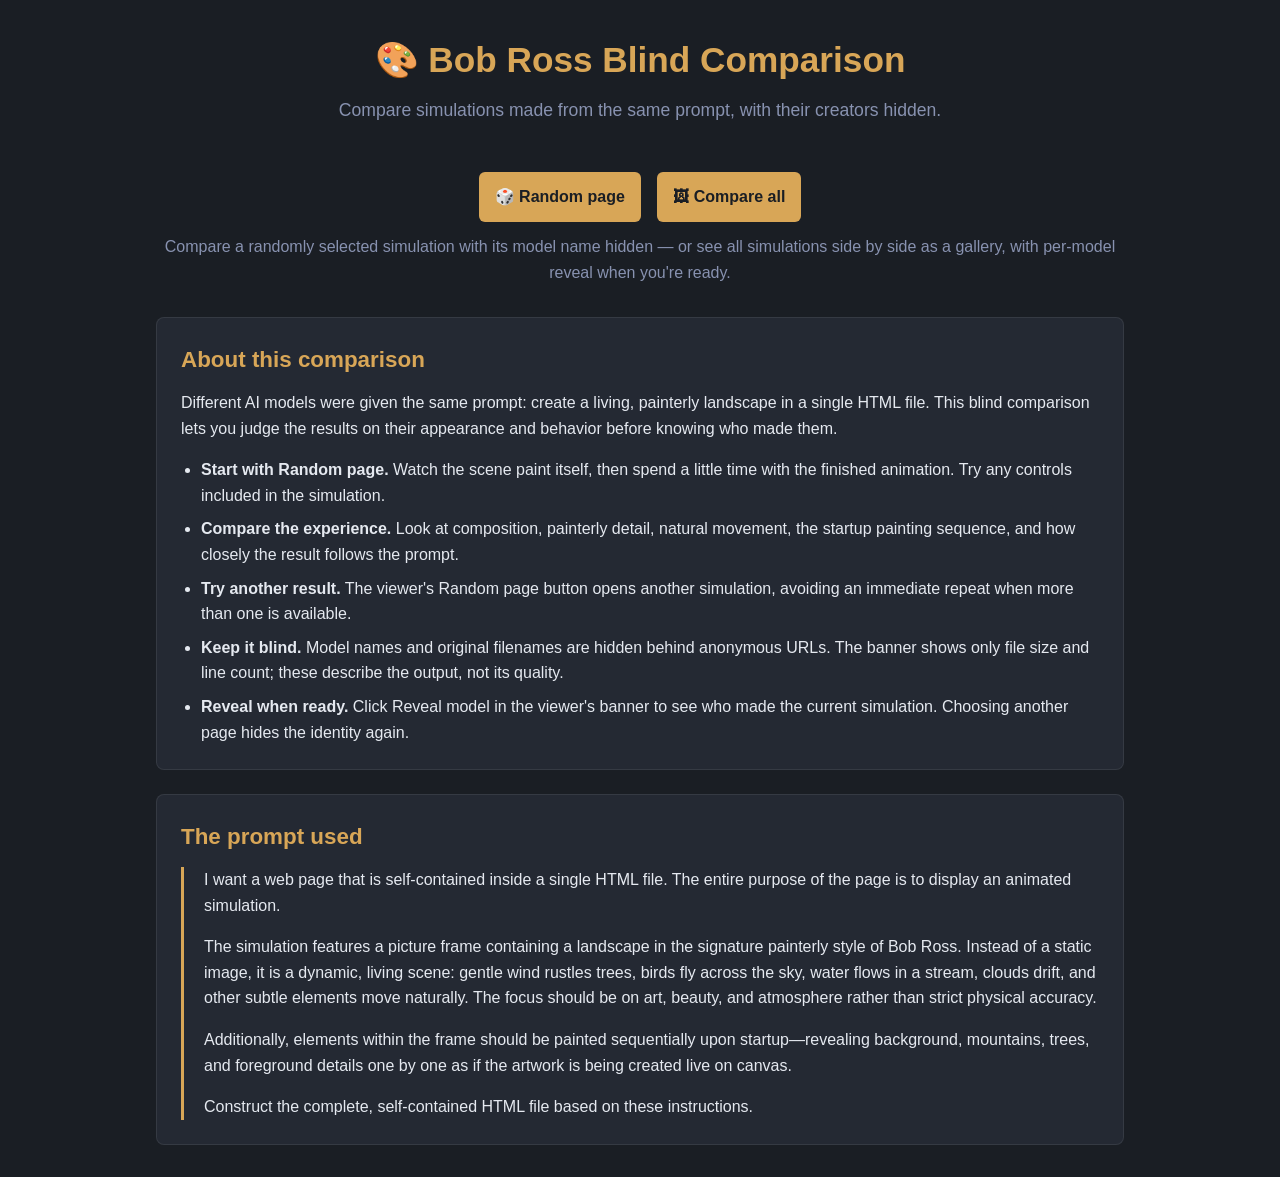
<file: index.html>
<!DOCTYPE html>
<html lang="en">
<head>
  <meta charset="UTF-8">
  <meta name="viewport" content="width=device-width, initial-scale=1.0">
  <title>Bob Ross Canvas Simulation — Blind Comparison</title>
  <style>
    :root {
      --bg-color: #1a1e24;
      --card-bg: #242933;
      --accent: #d8a657;
      --text: #e5e9f0;
      --text-muted: #8892b0;
    }

    * {
      box-sizing: border-box;
      margin: 0;
      padding: 0;
    }

    body {
      font-family: -apple-system, BlinkMacSystemFont, "Segoe UI", Roboto, Helvetica, Arial, sans-serif;
      background-color: var(--bg-color);
      color: var(--text);
      line-height: 1.6;
      padding: 2rem 1rem;
      max-width: 1000px;
      margin: 0 auto;
    }

    header {
      text-align: center;
      margin-bottom: 3rem;
    }

    header h1 {
      font-size: 2.2rem;
      color: var(--accent);
      margin-bottom: 0.5rem;
    }

    header p {
      color: var(--text-muted);
      font-size: 1.1rem;
    }

    .grid {
      display: grid;
      grid-template-columns: repeat(auto-fit, minmax(280px, 1fr));
      gap: 1.5rem;
    }

    .card {
      background: var(--card-bg);
      border-radius: 8px;
      padding: 1.5rem;
      border: 1px solid rgba(255, 255, 255, 0.08);
      display: flex;
      flex-direction: column;
      justify-content: space-between;
      transition: transform 0.2s ease, box-shadow 0.2s ease;
    }

    .card:hover {
      transform: translateY(-4px);
      box-shadow: 0 10px 20px rgba(0, 0, 0, 0.3);
    }

    .card h2 {
      font-size: 1.4rem;
      margin-bottom: 0.5rem;
    }

    .card p {
      font-size: 0.95rem;
      color: var(--text-muted);
      margin-bottom: 1.5rem;
    }

    .btn {
      display: inline-block;
      text-align: center;
      background-color: var(--accent);
      color: #1a1e24;
      font-weight: bold;
      text-decoration: none;
      padding: 0.75rem 1rem;
      border-radius: 6px;
      transition: background-color 0.2s ease;
    }

    .btn:hover {
      background-color: #e5b869;
    }

    .blind-comparison {
      margin-bottom: 2rem;
      text-align: center;
    }

    .blind-comparison p {
      margin-top: 0.75rem;
      color: var(--text-muted);
    }

    .btn + .btn {
      margin-left: 0.75rem;
    }

    .info {
      background: var(--card-bg);
      border: 1px solid rgba(255, 255, 255, 0.08);
      border-radius: 8px;
      padding: 1.5rem;
      margin-top: 1.5rem;
    }

    .info h2 {
      color: var(--accent);
      font-size: 1.4rem;
      margin-bottom: 0.75rem;
    }

    .info p + p, .info ul {
      margin-top: 1rem;
    }

    .info ul {
      padding-left: 1.25rem;
    }

    .info li + li {
      margin-top: 0.5rem;
    }

    blockquote {
      border-left: 3px solid var(--accent);
      padding-left: 1.25rem;
    }
  </style>
</head>
<body>

  <header>
    <h1>🎨 Bob Ross Blind Comparison</h1>
    <p>Compare simulations made from the same prompt, with their creators hidden.</p>
  </header>

  <main>
    <section class="blind-comparison" aria-label="Blind comparison">
      <a href="./viewer.html" class="btn">🎲 Random page</a>
      <a href="./gallery.html" class="btn">🖼 Compare all</a>
      <p>Compare a randomly selected simulation with its model name hidden — or see all simulations side by side as a gallery, with per-model reveal when you're ready.</p>
    </section>

    <section class="info" aria-labelledby="about-heading">
      <h2 id="about-heading">About this comparison</h2>
      <p>Different AI models were given the same prompt: create a living, painterly landscape in a single HTML file. This blind comparison lets you judge the results on their appearance and behavior before knowing who made them.</p>
      <ul>
        <li><strong>Start with Random page.</strong> Watch the scene paint itself, then spend a little time with the finished animation. Try any controls included in the simulation.</li>
        <li><strong>Compare the experience.</strong> Look at composition, painterly detail, natural movement, the startup painting sequence, and how closely the result follows the prompt.</li>
        <li><strong>Try another result.</strong> The viewer's Random page button opens another simulation, avoiding an immediate repeat when more than one is available.</li>
        <li><strong>Keep it blind.</strong> Model names and original filenames are hidden behind anonymous URLs. The banner shows only file size and line count; these describe the output, not its quality.</li>
        <li><strong>Reveal when ready.</strong> Click Reveal model in the viewer's banner to see who made the current simulation. Choosing another page hides the identity again.</li>
      </ul>
    </section>

    <section class="info" aria-labelledby="prompt-heading">
      <h2 id="prompt-heading">The prompt used</h2>
      <blockquote>
        <p>I want a web page that is self-contained inside a single HTML file. The entire purpose of the page is to display an animated simulation.</p>
        <p>The simulation features a picture frame containing a landscape in the signature painterly style of Bob Ross. Instead of a static image, it is a dynamic, living scene: gentle wind rustles trees, birds fly across the sky, water flows in a stream, clouds drift, and other subtle elements move naturally. The focus should be on art, beauty, and atmosphere rather than strict physical accuracy.</p>
        <p>Additionally, elements within the frame should be painted sequentially upon startup—revealing background, mountains, trees, and foreground details one by one as if the artwork is being created live on canvas.</p>
        <p>Construct the complete, self-contained HTML file based on these instructions.</p>
      </blockquote>
    </section>
  </main>

</body>
</html>
</file>
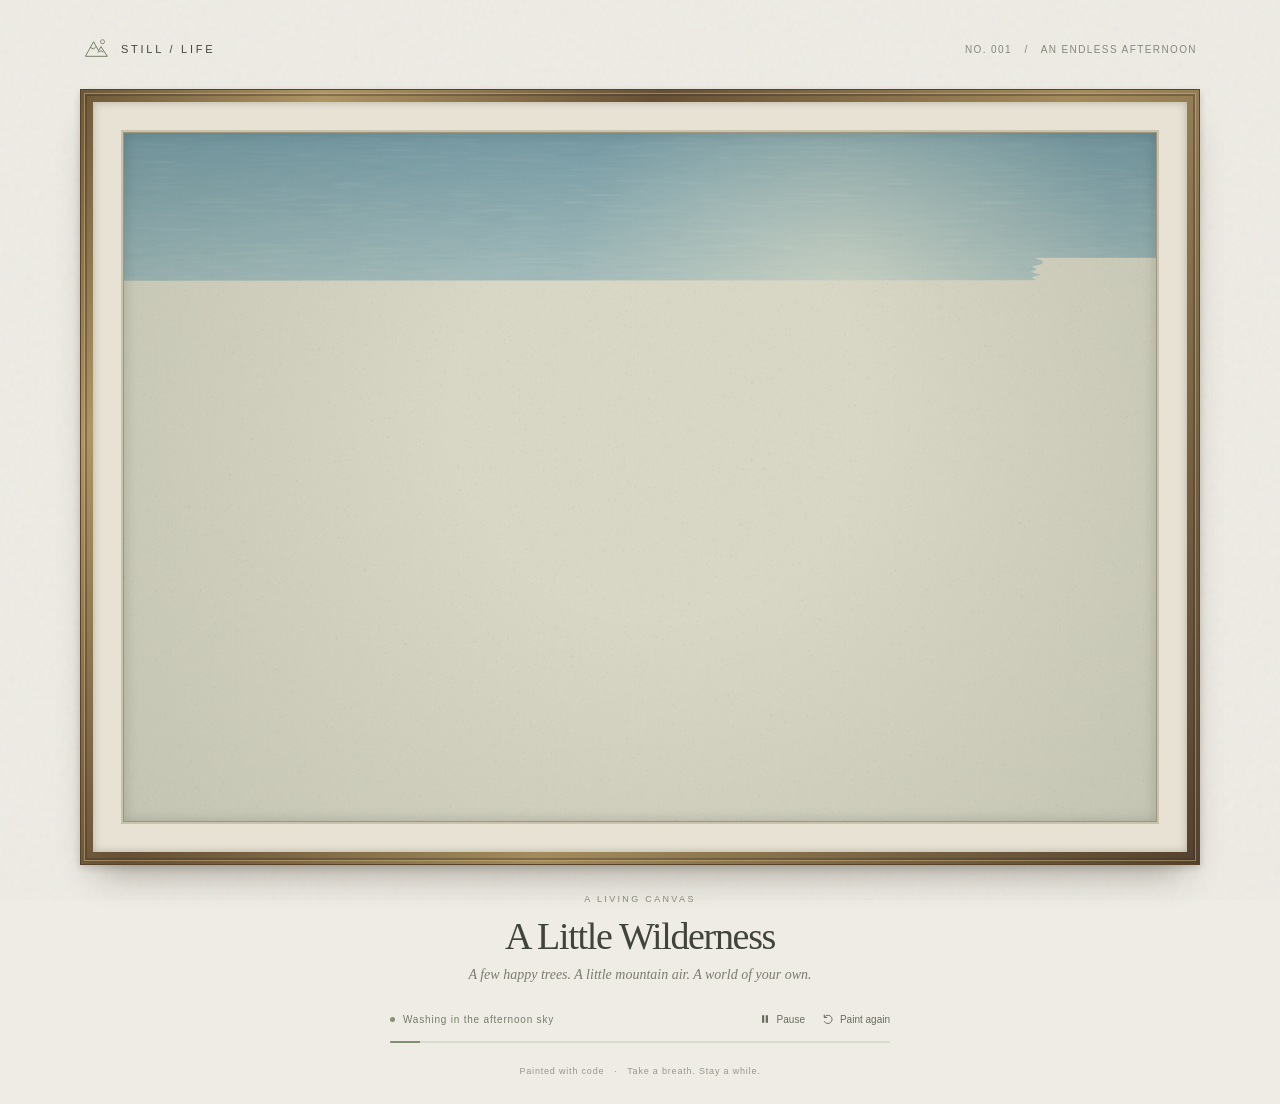
<file: models/gpt-6.1_sol_fast_opencode.html>
<!DOCTYPE html>
<html lang="en">
<head>
<meta charset="UTF-8">
<meta name="viewport" content="width=device-width, initial-scale=1">
<meta name="theme-color" content="#e9e5dc">
<title>A Little Wilderness — A Living Painting</title>
<style>
  :root { color-scheme: light; --ink: #41443b; --muted: #85877b; --paper: #eeece5; }
  * { box-sizing: border-box; }
  body { margin: 0; min-height: 100svh; background: var(--paper); color: var(--ink); font-family: Georgia, 'Times New Roman', serif; }
  body::before { content: ''; position: fixed; inset: 0; pointer-events: none; opacity: .25; background-image: url("data:image/svg+xml,%3Csvg viewBox='0 0 180 180' xmlns='http://www.w3.org/2000/svg'%3E%3Cfilter id='n'%3E%3CfeTurbulence type='fractalNoise' baseFrequency='.86' numOctaves='3' stitchTiles='stitch'/%3E%3C/filter%3E%3Cpath fill='%239b9480' opacity='.23' filter='url(%23n)' d='M0 0h180v180H0z'/%3E%3C/svg%3E"); }
  main { width: min(1120px, 91vw); margin: 0 auto; padding: 36px 0 28px; }
  header { display: flex; align-items: center; justify-content: space-between; margin: 0 3px 27px; }
  .wordmark, .edition, .eyebrow, button, .chapter, .time, footer { font-family: 'Trebuchet MS', Arial, sans-serif; }
  .wordmark { font-size: 11px; letter-spacing: .25em; text-transform: uppercase; display: flex; align-items: center; gap: 12px; }
  .mark { width: 26px; height: 26px; color: #737b61; }
  .edition { color: var(--muted); font-size: 10px; letter-spacing: .14em; text-transform: uppercase; }
  .frame { padding: 13px; background: linear-gradient(125deg,#6b5737,#ae9564 15%,#665035 35%,#a38b5c 60%,#52412d); box-shadow: 0 22px 35px -18px #30281770, 0 3px 7px #382d2630, inset 0 0 0 1px #57432a; position: relative; }
  .frame::before { content: ''; position: absolute; inset: 4px; border: 1px solid #d0b78080; box-shadow: inset 0 0 0 2px #3d302b60; pointer-events: none; }
  .mat { padding: clamp(10px, 2.5vw, 31px); background: #e7e2d4; box-shadow: inset 0 0 8px #34291945; }
  .canvas-wrap { position: relative; background: #dbd9c8; box-shadow: 0 0 0 1px #9c9683, 0 0 0 3px #c9c2ad, inset 0 0 12px #0005; overflow: hidden; aspect-ratio: 3 / 2; }
  canvas { display: block; width: 100%; height: 100%; }
  .canvas-wrap::after { content:''; position:absolute; inset:0; box-shadow:inset 0 0 13px #20291e33; pointer-events:none; }
  .description { text-align: center; margin-top: 29px; }
  .eyebrow { color: #8a8c7c; text-transform: uppercase; letter-spacing: .26em; font-size: 9px; margin: 0 0 10px; }
  h1 { font-size: clamp(26px, 3.5vw, 38px); font-weight: normal; letter-spacing: -.035em; margin: 0 0 9px; }
  .subtitle { font-size: 14px; color: #7b7d70; margin: 0; font-style: italic; }
  .controls { width: min(500px, 100%); margin: 25px auto 0; }
  .control-row { display: flex; justify-content: space-between; align-items: center; gap: 12px; margin-bottom: 11px; }
  .chapter { font-size: 10px; color: #777d69; letter-spacing: .08em; }
  .chapter::before { content: ''; display: inline-block; width: 5px; height: 5px; border-radius: 50%; background: #869175; vertical-align: 1px; margin-right: 8px; }
  .buttons { display: flex; gap: 17px; flex-shrink: 0; }
  button { display: flex; align-items: center; gap: 6px; border: 0; background: transparent; padding: 5px 0; color: #686d5f; font-size: 10px; cursor: pointer; white-space: nowrap; }
  button:hover { color: #252e23; }
  button:focus-visible { outline: 2px solid #69775b; outline-offset: 5px; border-radius: 2px; }
  button svg { width: 12px; height: 12px; }
  .track { background: #d9dbcf; height: 2px; border-radius: 2px; overflow: hidden; }
  .progress { width: 0; height: 100%; background: #818d70; }
  footer { text-align: center; font-size: 9px; color: #96988b; letter-spacing: .09em; margin-top: 23px; }
  @media(min-width:1400px) { main { width: min(1120px, 84vw); } }
  @media(max-width:600px) { main { width: 94vw; padding-top: 21px; } header { margin-bottom: 20px; } .edition { font-size: 8px; letter-spacing: .06em; } .wordmark { font-size: 9px; gap: 7px; } .frame { padding: 8px; } .frame::before { inset: 2px; } .description { margin-top: 26px; } .subtitle { font-size: 12px; } .controls { width: 88%; } footer { font-size: 8px; } }
</style>
</head>
<body>
<main>
  <header>
    <div class="wordmark"><svg class="mark" viewBox="0 0 32 32" fill="none" aria-hidden="true"><path d="M3 25 13 7l6 11 3-5 8 12H3Z" stroke="currentColor" stroke-width="1.2"/><path d="m9 14 4 2 3-3M18 20l4-2 3 2" stroke="currentColor" stroke-width="1.2"/><circle cx="24" cy="7" r="2.5" stroke="currentColor"/></svg>Still / Life</div>
    <span class="edition">No. 001 &nbsp; / &nbsp; An endless afternoon</span>
  </header>
  <section class="frame" aria-label="A framed, animated oil-painting-style landscape">
    <div class="mat"><div class="canvas-wrap"><canvas id="painting" width="1440" height="960" role="img" aria-label="A living mountain landscape: snowy peaks above an alpine lake, evergreen trees in a soft breeze, a flowing stream, drifting clouds, and birds. The landscape is painted into view in successive brushstrokes.">An animated alpine landscape with mountains, evergreens, a lake, and a stream.</canvas></div></div>
  </section>
  <section class="description">
    <p class="eyebrow">A living canvas</p>
    <h1>A Little Wilderness</h1>
    <p class="subtitle">A few happy trees. A little mountain air. A world of your own.</p>
  </section>
  <div class="controls">
    <div class="control-row">
      <span class="chapter" id="chapter" aria-live="polite">Preparing the canvas</span>
      <div class="buttons">
        <button id="pause" type="button" aria-label="Pause animation"><svg viewBox="0 0 16 16" fill="currentColor" aria-hidden="true"><path d="M4 3h3v10H4zm5 0h3v10H9z"/></svg><span>Pause</span></button>
        <button id="replay" type="button" aria-label="Paint the landscape again"><svg viewBox="0 0 16 16" fill="none" stroke="currentColor" stroke-width="1.3" aria-hidden="true"><path d="M3 6a5.5 5.5 0 1 1 0 5M3 2v4h4"/></svg>Paint again</button>
      </div>
    </div>
    <div class="track" role="progressbar" aria-label="Painting progress" aria-valuemin="0" aria-valuemax="100" aria-valuenow="0"><div class="progress" id="progress"></div></div>
  </div>
  <footer>Painted with code &nbsp; · &nbsp; Take a breath. Stay a while.</footer>
</main>
<script>
(() => {
  'use strict';
  const canvas = document.getElementById('painting'), ctx = canvas.getContext('2d');
  const W = 1440, H = 960, TAU = Math.PI * 2;
  let seed = 92831;
  const rand = () => { seed = (Math.imul(1664525, seed) + 1013904223) >>> 0; return seed / 4294967296; };
  const range = (a, b) => a + rand() * (b - a);
  const clamp = (v, a = 0, b = 1) => Math.max(a, Math.min(b, v));
  const make = (w = W, h = H) => { const c = document.createElement('canvas'); c.width = w; c.height = h; return c; };
  function poly(c, points, color) { c.fillStyle = color; c.beginPath(); points.forEach(([x,y], i) => i ? c.lineTo(x,y) : c.moveTo(x,y)); c.closePath(); c.fill(); }
  function line(c, x, y, x2, y2, color, width = 1) { c.strokeStyle = color; c.lineWidth = width; c.beginPath(); c.moveTo(x,y); c.lineTo(x2,y2); c.stroke(); }
  function oval(c, x, y, rx, ry, color) { c.fillStyle = color; c.beginPath(); c.ellipse(x,y,Math.max(.1,rx),Math.max(.1,ry),0,0,TAU); c.fill(); }
  function gradient(c, y, y2, stops) { const g = c.createLinearGradient(0,y,0,y2); stops.forEach(([p,col]) => g.addColorStop(p,col)); return g; }
  const layers = [];
  function layer(name, start, duration, bounds, paint) { const image = make(); paint(image.getContext('2d')); const item = { name, start, duration, bounds, image }; layers.push(item); return item; }

  // A dry, warm ground remains visible between the strokes of oil paint.
  const ground = make(), gc = ground.getContext('2d');
  gc.fillStyle = '#d9d7c5'; gc.fillRect(0,0,W,H);
  for (let i=0;i<41000;i++) { const v = rand() > .5 ? 'rgba(255,255,234,.12)' : 'rgba(83,77,53,.055)'; gc.fillStyle=v; gc.fillRect(rand()*W,rand()*H,range(.5,2),range(.5,2)); }

  const sky = layer('Washing in the afternoon sky', 0, 4.8, [0,0,W,620], c => {
    c.fillStyle = gradient(c,0,660,[[0,'#789da7'],[.42,'#b2c5c1'],[.76,'#dcdcc6'],[1,'#e5ddbd']]); c.fillRect(0,0,W,660);
    for(let i=0;i<5500;i++) { const x=rand()*W,y=rand()*650; oval(c,x,y,range(4,35),range(.4,2.1),rand()>.5?'rgba(241,235,205,.033)':'rgba(68,111,130,.025)'); }
    const glow = c.createRadialGradient(1010,220,5,1010,220,390); glow.addColorStop(0,'#fff1cf60'); glow.addColorStop(1,'#fff1cf00'); c.fillStyle=glow; c.fillRect(0,0,W,650);
  });

  // Each cloud is a softly scumbled, independent little paint layer.
  const clouds = [];
  for(let j=0;j<6;j++) {
    const im=make(540,175), c=im.getContext('2d');
    for(let i=0;i<165;i++) { const x=range(60,475), env=Math.sin((x-60)/415*Math.PI); const y=105-range(0,55)*env; oval(c,x,y,range(20,64),range(5,20),i<60?'rgba(137,160,163,.045)':'rgba(248,240,213,.065)'); }
    clouds.push({image:im,x:range(-200,1280),y:range(15,195),speed:range(2,5),alpha:range(.55,.95)});
  }

  layer('Finding the distant blue ridges', 3.8, 3.6, [0,235,W,370], c => {
    poly(c,[[0,420],[90,380],[145,390],[220,331],[266,351],[340,289],[407,357],[480,326],[560,387],[652,331],[719,387],[780,349],[860,390],[934,309],[1008,363],[1090,298],[1170,361],[1232,339],[1310,380],[1440,330],[1440,590],[0,590]],'#8b9f9e');
    poly(c,[[0,462],[90,418],[176,457],[280,386],[370,434],[480,385],[563,429],[644,396],[750,465],[840,405],[935,433],[1050,387],[1160,420],[1260,390],[1360,442],[1440,421],[1440,600],[0,600]],'#84968e');
    for(let i=0;i<1800;i++){const x=rand()*W,y=range(430,590); line(c,x,y,x+range(5,40),y-range(2,12),'rgba(192,198,168,.045)',range(1,3));}
  });

  const mountainOutline=[[195,535],[270,461],[342,388],[395,355],[434,299],[474,319],[556,205],[587,232],[619,283],[654,263],[702,320],[747,359],[788,401],[854,421],[935,516]];
  layer('A little snow on the mountains', 6.5, 4.8, [180,195,810,395], c => {
    poly(c,[...mountainOutline,[935,590],[195,590]],'#657d82');
    poly(c,[[556,205],[587,232],[619,283],[654,263],[702,320],[747,359],[788,401],[854,421],[935,516],[700,492],[655,420],[602,369],[583,299]],'#58717a');
    poly(c,[[556,205],[537,270],[505,300],[485,348],[452,365],[431,410],[395,439],[355,493],[292,511],[342,426],[395,355],[434,299],[474,319]],'#e0e4d9');
    poly(c,[[556,205],[569,262],[598,288],[582,290],[606,325],[574,314],[546,273],[515,321],[493,337],[520,275]],'#f1ebd6');
    poly(c,[[654,263],[673,317],[704,341],[727,373],[693,355],[672,331],[640,312],[614,332]],'#bcccd0');
    poly(c,[[434,299],[442,341],[467,356],[447,355],[421,380],[410,415],[393,427],[402,376],[414,345]],'#f0eddb');
    poly(c,[[474,319],[482,352],[513,378],[495,372],[478,349],[450,390],[431,398]],'#b5c6c6');
    c.save(); c.beginPath(); mountainOutline.forEach(([x,y],i)=>i?c.lineTo(x,y):c.moveTo(x,y)); c.lineTo(935,590);c.lineTo(195,590);c.closePath(); c.clip();
    const colors=['#dce1d5','#aebfc0','#f0ebd8','#90a6ab','#516c76','#c5d0c9'];
    for(let i=0;i<4400;i++) { const x=range(250,890),y=range(235,553); const side=x < 555-(y-205)*.57; c.globalAlpha=range(.06,.3); line(c,x,y,x-range(2,14),y+range(2,16),side?colors[Math.floor(rand()*4)]:colors[3+Math.floor(rand()*3)],range(.5,3)); }
    c.restore();
    c.fillStyle=gradient(c,465,595,[[0,'#b4bba300'],[1,'#b4bba3']]);c.fillRect(160,460,830,135);
  });

  function pine(c,x,y,h,colors,detail=1) {
    const w=h*range(.19,.26);
    line(c,x,y,x-h*.016,y-h,'#494d35',Math.max(1,h*.018));
    for(let n=0;n<Math.floor(h*.34*detail);n++) {
      const p=n/(h*.34*detail), yy=y-h+p*h, breadth=w*Math.pow(p,.8), xx=x+Math.sin(p*19)*h*.012;
      const col=colors[Math.floor(rand()*colors.length)];
      const l=breadth*range(.5,1.1), r=breadth*range(.5,1.1);
      poly(c,[[xx,yy-h*.045],[xx-l,yy+range(0,h*.045)],[xx-l*.65,yy+range(.02,.055)*h],[xx,yy+h*.018],[xx+r*.78,yy+h*.05],[xx+r,yy+h*.016]],col);
      if(n%3===0)line(c,xx,yy,xx-l*.7,yy+h*.025,colors[colors.length-1],Math.max(.6,h*.005));
      // Broken bristle marks soften the branch silhouettes into feathery foliage.
      for(let k=0;k<9;k++) {
        const side=k%2?-1:1, reach=side<0?l:r, along=range(.18,1.04);
        const bx=xx+side*reach*along, by=yy+along*h*.026+range(-.013,.025)*h;
        line(c,bx,by,bx+side*range(.005,.026)*h,by-range(.008,.028)*h,colors[Math.floor(rand()*colors.length)],Math.max(.7,h*range(.002,.006)));
      }
    }
  }
  layer('Evergreens in the soft distance', 10, 3.9, [0,370,W,275], c => {
    poly(c,[[0,502],[150,495],[270,530],[430,515],[550,542],[720,510],[900,534],[1080,483],[1280,470],[1440,500],[1440,640],[0,640]],'#728577');
    for(let i=0;i<210;i++) { const x=i*7+range(-5,5), y=563+Math.sin(x*.013)*16; pine(c,x,y,range(37,104),['#70877d','#6e8478','#7c8f7e','#8f9e86'],.7); }
    for(let i=0;i<120;i++) {const x=rand()*W;pine(c,x,range(580,613),range(38,91),['#536f62','#5c7868','#6d846c','#88977a'],.8);}
    c.fillStyle=gradient(c,550,640,[[0,'#c7ccad00'],[.55,'#c7ccad65'],[1,'#c7ccad05']]); c.fillRect(0,550,W,90);
  });

  const water = layer('Letting the water find its way', 13, 4.1, [0,575,W,385], c => {
    c.fillStyle=gradient(c,575,H,[[0,'#9cafa0'],[.25,'#a5b9aa'],[.55,'#7f9f98'],[1,'#b8c4ae']]);c.fillRect(0,575,W,H-575);
    for(let i=0;i<4700;i++) {
      const y=range(580,H), x=rand()*W, width=range(5,62)*( .3+(y-580)/380 );
      line(c,x,y,x+width,y+range(-.6,.6),['#e1ddbb3b','#d4d8bc38','#507c7940','#4c716b30','#f1e6c332'][Math.floor(rand()*5)],range(.5,2.3));
    }
    // Broken, vertical reflections beneath the forest.
    for(let i=0;i<950;i++){const x=rand()*W,y=range(580,710); line(c,x,y,x+range(2,19),y,'rgba(53,83,66,'+((1-(y-580)/130)*.17)+')',range(1,3));}
    const light=c.createRadialGradient(915,650,5,915,650,420);light.addColorStop(0,'#f1e7bf30');light.addColorStop(1,'#e8dfb900');c.fillStyle=light;c.fillRect(0,575,W,385);
  });

  function stippleLand(c, points, base, count, bounds, colors) {
    poly(c,points,base); c.save(); c.beginPath();points.forEach(([x,y],i)=>i?c.lineTo(x,y):c.moveTo(x,y));c.closePath();c.clip();
    for(let i=0;i<count;i++){const x=range(bounds[0],bounds[2]),y=range(bounds[1],bounds[3]);oval(c,x,y,range(1,10),range(.6,3),colors[Math.floor(rand()*colors.length)]);}
    c.restore();
  }
  const leftBank=[[0,596],[131,595],[219,619],[288,645],[384,667],[497,680],[593,704],[628,728],[597,754],[480,777],[389,810],[385,842],[447,870],[517,905],[526,960],[0,960]];
  const rightBank=[[1440,565],[1310,577],[1182,612],[1114,646],[1015,672],[950,705],[846,740],[788,776],[784,799],[870,823],[954,850],[979,894],[956,960],[1440,960]];
  layer('Mossy banks and quiet little places', 16, 4.2, [0,560,W,400], c => {
    stippleLand(c,leftBank,'#3c5942',6500,[0,590,635,960],['#62744a','#7c8650','#3e5b3b','#526a41','#92925a','#b1a46a','#324d3c']);
    stippleLand(c,rightBank,'#3b5440',6500,[780,565,1440,960],['#657c4c','#71814b','#465e3c','#314d3c','#8d9258','#ad9e62']);
    const banks=[[[0,596],[131,595],[219,619],[288,645],[384,667],[497,680],[593,704],[628,728],[597,754],[480,777],[389,810],[385,842],[447,870],[517,905],[526,960]],[[1440,565],[1310,577],[1182,612],[1114,646],[1015,672],[950,705],[846,740],[788,776],[784,799],[870,823],[954,850],[979,894],[956,960]]];
    banks.forEach(points=>{for(let j=0;j<points.length-1;j++){const [x,y]=points[j],[x2,y2]=points[j+1];line(c,x,y+4,x2,y2+4,'#3c5042',8);line(c,x,y-1,x2,y2-1,'#a49c65',3);}});
    // A little cascade where the stream slips over a rocky shelf.
    poly(c,[[593,754],[654,760],[722,747],[801,764],[785,789],[721,777],[666,789],[596,775]],'#5c7164');
    for(let i=0;i<240;i++){const x=range(599,790),y=766+Math.sin(x*.05)*7+range(-5,13);line(c,x,y,x+range(-3,3),y+range(1,13),['#d6dcc3aa','#eff0d7aa','#9faf9a'][Math.floor(rand()*3)],range(.5,2.4));}
  });

  const trees=[];
  function tree(x,y,h,palette) {
    const width=Math.ceil(h*.7),height=Math.ceil(h+25), image=make(width,height), c=image.getContext('2d');
    pine(c,width/2,height-10,h,palette,1.2); trees.push({image,x,y,h,w:width,ih:height,phase:rand()*TAU});
  }
  [[80,685,365],[155,693,295],[38,728,270],[259,674,205],[312,692,165],[1266,665,338],[1366,711,439],[1189,678,255],[1417,728,327],[1119,685,174]].forEach(([x,y,h])=>tree(x,y,h,['#243f35','#304f3b','#3e5c3e','#526c45','#748052']));
  const treeLayer=layer('Every happy tree needs a friend', 19, 4.8, [0,245,W,525], c => {
    trees.forEach(t=>c.drawImage(t.image,t.x-t.w/2,t.y-t.ih+10));
  });

  function rock(c,x,y,s) {
    poly(c,[[x-s,y],[x-s*.75,y-s*.55],[x-s*.25,y-s*.78],[x+s*.5,y-s*.65],[x+s,y-s*.15],[x+s*.7,y+s*.12],[x-s*.6,y+s*.1]],'#57675b');
    poly(c,[[x-s,y],[x-s*.75,y-s*.55],[x-s*.25,y-s*.78],[x+s*.5,y-s*.65],[x+s*.15,y-s*.3],[x-s*.55,y-s*.2]],'#9c9c7d');
    line(c,x-s*.7,y-s*.54,x-s*.25,y-s*.75,'#ccc3a0',Math.max(1,s*.055));
    for(let i=0;i<20;i++){const xx=x+range(-s*.6,s*.5),yy=y-range(.1,.55)*s;line(c,xx,yy,xx+range(1,s*.2),yy-range(0,3),'#d4cc9f35',1);}
  }
  layer('The small things make it yours', 23, 4, [0,660,W,300], c => {
    [[495,760,31],[544,741,20],[418,803,40],[859,801,35],[904,833,44],[941,842,24],[1043,724,27],[162,830,51],[1131,897,68],[1208,918,38],[369,936,53]].forEach(a=>rock(c,...a));
    for(let i=0;i<2300;i++) {
      const x=rand()*W,y=range(675,960);
      const insideLeft=x < (y<770?390: y<875?330:440), insideRight=x>(y<775?1120:y<870?1030:1040);
      if(!insideLeft&&!insideRight)continue;
      const h=range(3,16)*(y/960); line(c,x,y,x+range(-5,5),y-h,['#9ca16b','#bac08a','#728956','#d0be7f','#47653f'][Math.floor(rand()*5)],range(.6,1.5));
      if(rand()<.06 && y>810) { oval(c,x,y-h,range(1.2,2.6),range(.8,1.8),rand()>.5?'#d5be8c':'#b7b5c3'); }
    }
    // A fallen branch and a few warm touches from the palette knife.
    line(c,94,881,268,859,'#3b4535',12); line(c,94,877,268,855,'#a08b5e',4);line(c,190,867,222,840,'#686b45',3);
  });

  // A translucent weave unifies the marks without obscuring their color.
  const weave=make(), wc=weave.getContext('2d');
  for(let y=0;y<H;y+=3) line(wc,0,y,W,y,'rgba(255,250,215,.026)',.6);
  for(let x=0;x<W;x+=3) line(wc,x,0,x,H,'rgba(33,42,30,.021)',.6);
  for(let i=0;i<30000;i++){wc.fillStyle=rand()>.5?'#ffffed0a':'#26382608';wc.fillRect(rand()*W,rand()*H,range(.4,1.5),range(.4,1.5));}

  // The mask follows alternating passes of a broad, slightly ragged brush.
  const mask=make(), mc=mask.getContext('2d'), stage=make(), sc=stage.getContext('2d');
  const brushEdges=Array.from({length:100},()=>range(-11,11));
  function reveal(image,p,bounds) {
    if(p<=0)return;
    if(p>=1){ctx.drawImage(image,0,0);return;}
    const [x,y,w,h]=bounds, bands=Math.ceil(h/29), amount=p*bands, finished=Math.floor(amount), part=amount-finished;
    mc.clearRect(0,0,W,H);mc.fillStyle='#fff';
    if(finished>0)mc.fillRect(x-20,y-20,w+40,finished*29+20);
    const yy=y+finished*29, right=finished%2===0;
    const edge=x+(right?part:1-part)*(w+35)-17;
    mc.beginPath();mc.moveTo(right?x-20:x+w+20,yy-3);
    for(let j=0;j<=9;j++)mc.lineTo(edge+brushEdges[(finished*7+j)%100],yy-3+j*3.8);
    mc.lineTo(right?x-20:x+w+20,yy+32);mc.closePath();mc.fill();
    sc.clearRect(0,0,W,H);sc.globalCompositeOperation='source-over';sc.drawImage(image,0,0);sc.globalCompositeOperation='destination-in';sc.drawImage(mask,0,0);sc.globalCompositeOperation='source-over';ctx.drawImage(stage,0,0);
  }

  const movingTrees=make(), mt=movingTrees.getContext('2d');
  function drawTrees(t) {
    mt.clearRect(0,0,W,H);
    trees.forEach(tr=>{mt.save();mt.translate(tr.x,tr.y);mt.transform(1,0,Math.sin(t*.65+tr.phase)*.007+Math.sin(t*.29)*.003,1,0,0);mt.drawImage(tr.image,-tr.w/2,-tr.ih+10);mt.restore();});
    return movingTrees;
  }
  function cloudMotion(t,alpha) {
    ctx.save();ctx.globalAlpha=alpha;
    clouds.forEach(c=>{ctx.globalAlpha=alpha*c.alpha;let x=((c.x+t*c.speed+600)%(W+900))-600;ctx.drawImage(c.image,x,c.y);});ctx.restore();
  }
  function waterMotion(t,alpha) {
    ctx.save();ctx.globalAlpha=alpha;
    for(let i=0;i<100;i++) {
      const phase=(t*.055+i*.6180339)%1,y=595+phase*353;
      const center=y<710?735: y<790?690:690+(y-790)*.25;
      const width=y<710?260-(y-595)*1.35: y<790?65:80+(y-790)*.5;
      const x=center+Math.sin(i*127.1)*width;
      const a=Math.sin(phase*Math.PI)*(.12+.15*Math.sin(i));
      line(ctx,x+Math.sin(t*.6+i)*4,y,x+Math.sin(t*.6+i)*4+7+phase*27,y,`rgba(243,240,210,${a})`,.7+phase);
    }
    for(let i=0;i<22;i++){const p=(t*.45+i*.193)%1,x=608+i*7.7,y=762+Math.sin(x*.05)*7;line(ctx,x,y+p*15,x+2,y+p*15+4,`rgba(246,244,220,${Math.sin(p*Math.PI)*.45})`,1.2);}
    ctx.restore();
  }
  function birds(t,alpha) {
    ctx.save();ctx.globalAlpha=alpha;ctx.strokeStyle='#485c57';ctx.lineWidth=1.7;ctx.lineCap='round';
    for(let i=0;i<5;i++) {
      const x=((t*17+i*29+220)%(W+300))-150,y=215+i*15+Math.sin(t*.26+i)*17;
      const flap=Math.sin(t*3.4+i*.7)*4, size=5+i*.7;
      ctx.beginPath();ctx.moveTo(x-size,y-flap);ctx.quadraticCurveTo(x-size*.4,y-3,x,y+1);ctx.quadraticCurveTo(x+size*.4,y-3,x+size,y-flap);ctx.stroke();
    }ctx.restore();
  }
  function motes(t,alpha){ctx.save();ctx.globalAlpha=alpha;for(let i=0;i<18;i++){const x=100+((i*117.7+t*(2+i%3))%1250),y=640+Math.sin(i*19+t*.21)*90;oval(ctx,x,y,.8+Math.sin(i)*.3,.8,'#e6dfad65');}ctx.restore();}

  const chapter=document.getElementById('chapter'), progress=document.getElementById('progress'), track=document.querySelector('.track'), pause=document.getElementById('pause');
  const reduced=window.matchMedia('(prefers-reduced-motion: reduce)');
  const DURATION=27;
  let paintTime=reduced.matches?DURATION:0, time=0, paused=reduced.matches, last=0, lastChapter='', request=0;
  function render() {
    ctx.drawImage(ground,0,0);
    layers.forEach((l,i)=>{
      const p=clamp((paintTime-l.start)/l.duration);
      reveal(l===treeLayer?drawTrees(time):l.image,p,l.bounds);
      if(i===0)cloudMotion(time,clamp((paintTime-2)/3));
      if(l===water)waterMotion(time,clamp((paintTime-14)/3));
    });
    // Birds cross in front of the finished distant landscape, behind nearby branches.
    if(paintTime>11)birds(time,clamp((paintTime-11)/3));
    motes(time,clamp((paintTime-23)/4));
    ctx.drawImage(weave,0,0);
    const vignette=ctx.createRadialGradient(W*.52,H*.4,H*.3,W*.5,H*.5,W*.67);vignette.addColorStop(0,'#1e322500');vignette.addColorStop(1,'#1e32251f');ctx.fillStyle=vignette;ctx.fillRect(0,0,W,H);
    const percent=Math.round(clamp(paintTime/DURATION)*100);progress.style.width=percent+'%';track.setAttribute('aria-valuenow',percent);
    const active=[...layers].reverse().find(l=>paintTime>=l.start);
    const label=paintTime>=DURATION?'The world is yours. Stay a while.':active?active.name:'Preparing the canvas';
    if(label!==lastChapter){chapter.textContent=label;lastChapter=label;}
  }
  function tick(stamp) {
    if(!paused){const dt=last?Math.min((stamp-last)/1000,.05):0;time+=dt;paintTime=Math.min(DURATION,paintTime+dt);render();}
    last=stamp;request=requestAnimationFrame(tick);
  }
  function updatePause(){pause.querySelector('span').textContent=paused?'Resume':'Pause';pause.setAttribute('aria-label',paused?'Resume animation':'Pause animation');pause.querySelector('svg').innerHTML=paused?'<path d="M5 2.5 13 8l-8 5.5z"/>':'<path d="M4 3h3v10H4zm5 0h3v10H9z"/>';}
  pause.addEventListener('click',()=>{paused=!paused;last=0;updatePause();});
  document.getElementById('replay').addEventListener('click',()=>{paintTime=0;time=0;paused=false;last=0;updatePause();render();});
  document.addEventListener('visibilitychange',()=>{if(document.hidden)cancelAnimationFrame(request);else{last=0;request=requestAnimationFrame(tick);}});
  reduced.addEventListener('change',e=>{if(e.matches){paintTime=DURATION;paused=true;updatePause();render();}});
  updatePause();render();request=requestAnimationFrame(tick);
})();
</script>
</body>
</html>
</file>
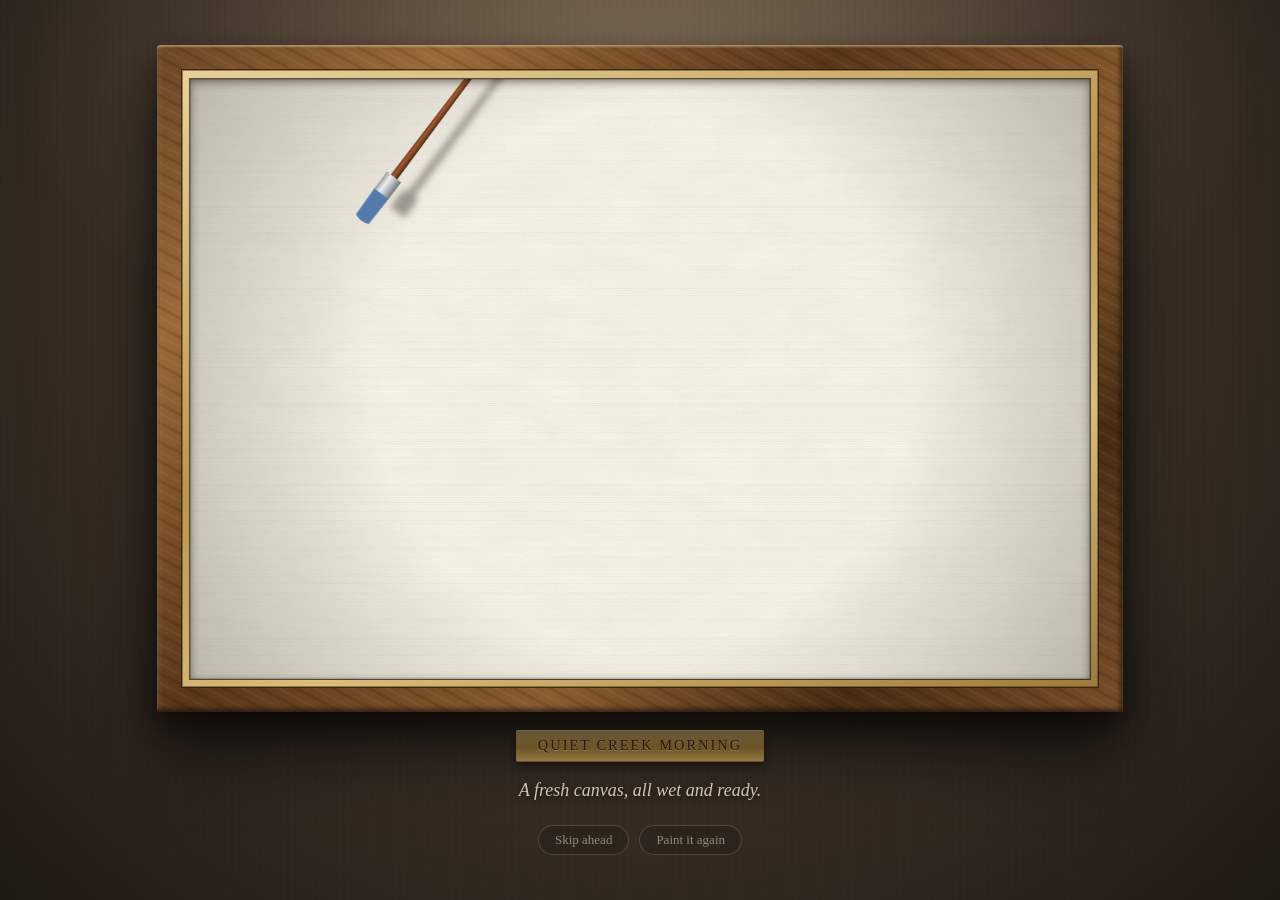
<file: models/opus_5.5_medium_claude.html>
<!DOCTYPE html>
<html lang="en">
<head>
<meta charset="utf-8">
<meta name="viewport" content="width=device-width, initial-scale=1">
<title>Quiet Creek Morning</title>
<style>
  :root {
    --wall-1: #6d5b49;
    --wall-2: #3a2f26;
    --wall-3: #1f1914;
    --cream: #f1e6cf;
  }
  * { box-sizing: border-box; }
  html, body { height: 100%; }
  body {
    margin: 0;
    min-height: 100vh;
    display: flex;
    align-items: center;
    justify-content: center;
    overflow: hidden;
    font-family: Georgia, "Times New Roman", serif;
    color: var(--cream);
    background:
      radial-gradient(ellipse 70% 55% at 50% 8%, rgba(255, 228, 180, .22), transparent 70%),
      repeating-linear-gradient(90deg, rgba(0,0,0,.035) 0 2px, transparent 2px 7px),
      radial-gradient(ellipse at 50% 30%, var(--wall-1) 0%, var(--wall-2) 55%, var(--wall-3) 100%);
  }
  .stage {
    display: flex;
    flex-direction: column;
    align-items: center;
    gap: clamp(10px, 2vh, 22px);
    padding: 16px;
  }
  .frame {
    position: relative;
    padding: clamp(14px, 2.8vmin, 36px);
    border-radius: 3px;
    background:
      repeating-linear-gradient(28deg, rgba(0,0,0,.10) 0 3px, transparent 3px 9px, rgba(255,210,150,.05) 9px 11px, transparent 11px 17px),
      linear-gradient(135deg, #6b4523 0%, #9a6a3a 18%, #5a3618 42%, #8a5c30 64%, #4a2c13 82%, #7a4f28 100%);
    box-shadow:
      0 40px 70px rgba(0,0,0,.65),
      0 12px 24px rgba(0,0,0,.45),
      inset 0 2px 2px rgba(255, 225, 175, .45),
      inset 0 -3px 5px rgba(0,0,0,.55),
      inset 3px 0 4px rgba(255, 220, 170, .18),
      inset -3px 0 5px rgba(0,0,0,.4);
  }
  .liner {
    padding: clamp(4px, .9vmin, 11px);
    background: linear-gradient(160deg, #e8d29a, #b8964f 45%, #d9bd7c 70%, #9c7a3c);
    box-shadow: inset 0 0 0 1px rgba(80,50,10,.5), 0 0 0 1px rgba(30,15,5,.6);
  }
  .canvas-wrap {
    position: relative;
    line-height: 0;
    box-shadow: 0 0 0 1px rgba(40,25,10,.7);
  }
  canvas {
    display: block;
    width: min(calc(96vw - 110px), calc((100vh - 300px) * 1.5));
    min-width: 260px;
    aspect-ratio: 3 / 2;
    height: auto;
    background: #f4f0e4;
  }
  .canvas-wrap::after {
    content: "";
    position: absolute;
    inset: 0;
    pointer-events: none;
    box-shadow: inset 0 3px 10px rgba(0,0,0,.45), inset 0 0 2px rgba(0,0,0,.6);
  }
  .plaque {
    padding: 7px 22px 8px;
    border-radius: 2px;
    background: linear-gradient(180deg, #d9b871, #a9843f 55%, #c9a75e);
    color: #3b2810;
    font-size: clamp(11px, 1.6vmin, 15px);
    letter-spacing: .14em;
    text-transform: uppercase;
    box-shadow: 0 3px 8px rgba(0,0,0,.5), inset 0 1px 0 rgba(255,240,200,.7), inset 0 -1px 0 rgba(80,50,10,.5);
    text-shadow: 0 1px 0 rgba(255,235,190,.5);
  }
  .caption {
    min-height: 1.5em;
    font-style: italic;
    font-size: clamp(13px, 2vmin, 19px);
    color: rgba(241, 230, 207, .92);
    text-shadow: 0 2px 6px rgba(0,0,0,.6);
    transition: opacity .35s ease;
    text-align: center;
    max-width: 90vw;
  }
  .controls {
    display: flex;
    gap: 10px;
    opacity: .5;
    transition: opacity .3s;
  }
  .controls:hover, .controls:focus-within { opacity: 1; }
  button {
    font: inherit;
    font-size: 13px;
    color: var(--cream);
    background: rgba(0,0,0,.25);
    border: 1px solid rgba(241,230,207,.35);
    border-radius: 999px;
    padding: 6px 16px;
    cursor: pointer;
    transition: background .2s, border-color .2s;
  }
  button:hover { background: rgba(0,0,0,.45); border-color: rgba(241,230,207,.7); }
  button:focus-visible { outline: 2px solid #e8d29a; outline-offset: 2px; }
</style>
</head>
<body>
<div class="stage">
  <div class="frame">
    <div class="liner">
      <div class="canvas-wrap">
        <canvas id="art" width="1200" height="800" aria-label="An animated landscape painting being painted live: sky, mountains, a lake, a stream, a cabin and evergreen trees"></canvas>
      </div>
    </div>
  </div>
  <div class="plaque">Quiet Creek Morning</div>
  <div class="caption" id="caption">Preparing the canvas&hellip;</div>
  <div class="controls">
    <button id="skip" type="button">Skip ahead</button>
    <button id="replay" type="button">Paint it again</button>
  </div>
</div>

<script>
(() => {
'use strict';

/* ------------------------------------------------------------------ *
 *  Basics
 * ------------------------------------------------------------------ */
const W = 1200, H = 800;
const art = document.getElementById('art');
const ctx = art.getContext('2d');
const captionEl = document.getElementById('caption');

function mk(w = W, h = H) {
  const c = document.createElement('canvas');
  c.width = Math.ceil(w); c.height = Math.ceil(h);
  return c;
}
function mulberry32(a) {
  return function () {
    a |= 0; a = a + 0x6D2B79F5 | 0;
    let t = Math.imul(a ^ a >>> 15, 1 | a);
    t = t + Math.imul(t ^ t >>> 7, 61 | t) ^ t;
    return ((t ^ t >>> 14) >>> 0) / 4294967296;
  };
}
const rand = mulberry32(1987);
const rr = (a, b) => a + (b - a) * rand();
const clamp = (v, a, b) => Math.max(a, Math.min(b, v));
const lerp = (a, b, t) => a + (b - a) * t;
const ease = t => t * t * (3 - 2 * t);
const hsl = (h, s, l, a = 1) => `hsla(${h},${s}%,${l}%,${a})`;
const rgb = (c, a = 1, k = 0) => `rgba(${c[0] + k | 0},${c[1] + k | 0},${c[2] + k | 0},${a})`;

function makeNoise(seed) {
  const r = mulberry32(seed), p = new Float32Array(1024);
  for (let i = 0; i < 1024; i++) p[i] = r() * 2 - 1;
  return x => {
    const i = Math.floor(x), f = x - i, u = f * f * (3 - 2 * f);
    return p[i & 1023] * (1 - u) + p[(i + 1) & 1023] * u;
  };
}
const N1 = makeNoise(11), N2 = makeNoise(23), N3 = makeNoise(37);
const fbm = (n, x, o = 4) => {
  let s = 0, a = 1, f = 1, t = 0;
  for (let i = 0; i < o; i++) { s += n(x * f) * a; t += a; a *= .5; f *= 2.03; }
  return s / t;
};

/* Gentle wind: rolling waves across the scene plus the occasional gust. */
function gust(t) { return .55 * Math.pow(Math.max(0, Math.sin(t * .21)), 6) * (1 + Math.sin(t * 1.7)); }
function wind(t, x) {
  return .5 * Math.sin(t * .55 - x * .0035)
       + .28 * Math.sin(t * 1.3 - x * .008 + 1.3)
       + .12 * Math.sin(t * 2.7 - x * .015)
       + gust(t - x * .002);
}

/* ------------------------------------------------------------------ *
 *  Painting primitives
 * ------------------------------------------------------------------ */
function bristle(g, x1, y1, x2, y2, w, col, alpha, n = 5) {
  const dx = x2 - x1, dy = y2 - y1, L = Math.hypot(dx, dy) || 1, nx = -dy / L, ny = dx / L;
  g.strokeStyle = col; g.lineCap = 'round';
  const lw = Math.max(.8, w / n * 1.2);
  for (let i = 0; i < n; i++) {
    const o = (n === 1 ? 0 : (i / (n - 1) - .5)) * w + rr(-.8, .8);
    const a = rr(0, .12), b = rr(.82, 1);
    g.globalAlpha = alpha * rr(.45, 1);
    g.lineWidth = lw * rr(.6, 1.2);
    g.beginPath();
    g.moveTo(x1 + dx * a + nx * o, y1 + dy * a + ny * o);
    g.lineTo(x1 + dx * b + nx * o, y1 + dy * b + ny * o);
    g.stroke();
  }
  g.globalAlpha = 1;
}

/* Palette-knife stroke: many thin, broken parallel lines. */
function knife(g, x, y, ang, L, w, col, alpha) {
  const dx = Math.cos(ang), dy = Math.sin(ang), nx = -dy, ny = dx;
  g.strokeStyle = col; g.lineCap = 'butt';
  for (let o = -w / 2; o <= w / 2; o += 1.1) {
    let s = rr(0, 3);
    const lim = L * rr(.7, 1) * (1 - Math.abs(o) / w * .5);
    while (s < lim) {
      const e = Math.min(lim, s + rr(4, 16) * (1 - s / lim * .5));
      g.globalAlpha = alpha * rr(.5, 1) * (1 - s / lim * .6);
      g.lineWidth = rr(.8, 1.6);
      g.beginPath();
      g.moveTo(x + dx * s + nx * o, y + dy * s + ny * o);
      g.lineTo(x + dx * e + nx * o, y + dy * e + ny * o);
      g.stroke();
      s = e + rr(0, 2 + s / lim * 8);
    }
  }
  g.globalAlpha = 1;
}

/* Little grassy tap of a brush corner. */
function tap(g, x, y, w, col, a) {
  g.strokeStyle = col; g.globalAlpha = a; g.lineWidth = 1.3; g.lineCap = 'round';
  g.beginPath();
  const n = 3 + (w | 0) / 2;
  for (let j = 0; j < n; j++) {
    const xx = x + rr(-w / 2, w / 2), yy = y + rr(-1.5, 1.5);
    g.moveTo(xx, yy); g.lineTo(xx + rr(-1.2, 1.2), yy - rr(2, 5));
  }
  g.stroke(); g.globalAlpha = 1;
}

function poly(g, pts, fill) {
  g.beginPath(); g.moveTo(pts[0][0], pts[0][1]);
  for (let i = 1; i < pts.length; i++) g.lineTo(pts[i][0], pts[i][1]);
  g.closePath(); g.fillStyle = fill; g.fill();
}

function ridge(points, rough, iters) {
  let pts = points.map(p => p.slice()), d = rough;
  for (let k = 0; k < iters; k++) {
    const np = [];
    for (let i = 0; i < pts.length - 1; i++) {
      const a = pts[i], b = pts[i + 1];
      np.push(a, [(a[0] + b[0]) / 2, (a[1] + b[1]) / 2 + rr(-d, d)]);
    }
    np.push(pts[pts.length - 1]);
    pts = np; d *= .55;
  }
  return pts;
}
function ridgeY(pts, x) {
  let lo = 0, hi = pts.length - 1;
  if (x <= pts[0][0]) return pts[0][1];
  if (x >= pts[hi][0]) return pts[hi][1];
  while (hi - lo > 1) { const m = (lo + hi) >> 1; if (pts[m][0] <= x) lo = m; else hi = m; }
  const a = pts[lo], b = pts[hi];
  return lerp(a[1], b[1], (x - a[0]) / (b[0] - a[0]));
}
function ridgePath(g, pts, bottom) {
  g.beginPath(); g.moveTo(pts[0][0], bottom);
  for (const p of pts) g.lineTo(p[0], p[1]);
  g.lineTo(pts[pts.length - 1][0], bottom); g.closePath();
}
function catmull(pts, n) {
  const out = [];
  for (let i = 0; i < pts.length - 1; i++) {
    const p0 = pts[Math.max(0, i - 1)], p1 = pts[i], p2 = pts[i + 1], p3 = pts[Math.min(pts.length - 1, i + 2)];
    for (let k = 0; k < n; k++) {
      const t = k / n, t2 = t * t, t3 = t2 * t;
      const f = (a, b, c, d) => .5 * (2 * b + (-a + c) * t + (2 * a - 5 * b + 4 * c - d) * t2 + (-a + 3 * b - 3 * c + d) * t3);
      out.push([f(p0[0], p1[0], p2[0], p3[0]), f(p0[1], p1[1], p2[1], p3[1])]);
    }
  }
  out.push(pts[pts.length - 1].slice());
  return out;
}

/* ------------------------------------------------------------------ *
 *  Scene geometry
 * ------------------------------------------------------------------ */
const GX = 500, GY = 410;          // where the sky glows brightest
const HORIZON = 470;                // lake surface line
const SKY = [[0, [34, 58, 104]], [150, [58, 100, 156]], [290, [132, 170, 204]], [390, [222, 218, 198]], [470, [252, 238, 204]], [800, [252, 238, 204]]];
function skyRGB(y) {
  for (let i = 0; i < SKY.length - 1; i++) {
    const [y0, c0] = SKY[i], [y1, c1] = SKY[i + 1];
    if (y <= y1 || i === SKY.length - 2) {
      const t = clamp((y - y0) / (y1 - y0), 0, 1);
      return [lerp(c0[0], c1[0], t), lerp(c0[1], c1[1], t), lerp(c0[2], c1[2], t)];
    }
  }
}

const farR = ridge([[-20, 400], [110, 352], [250, 385], [370, 338], [500, 378], [640, 330], [800, 372], [950, 334], [1080, 368], [1220, 350]], 22, 7);
const mtnR = ridge([[60, 478], [170, 420], [270, 360], [350, 300], [420, 262], [480, 205], [560, 138], [610, 180], [650, 212], [700, 196], [745, 222], [810, 272], [900, 330], [1000, 392], [1100, 440], [1180, 478]], 14, 6);
const hillR = ridge([[-20, 452], [140, 432], [290, 446], [430, 428], [580, 448], [720, 433], [880, 446], [1030, 428], [1220, 444]], 7, 6);

const shoreY = x => 562 + 14 * Math.exp(-(((x - 655) / 240) ** 2)) + 7 * fbm(N1, x * .011) - Math.max(0, 300 - x) * .035 - Math.max(0, x - 950) * .02;
const hillDefs = [
  { f: shoreY, base: [112, 30, 23] },
  { f: x => 626 + 24 * fbm(N2, x * .006 + 3) - 22 * Math.exp(-(((x - 160) / 230) ** 2)) - 14 * Math.exp(-(((x - 1060) / 200) ** 2)), base: [108, 33, 19] },
  { f: x => 688 + 26 * fbm(N3, x * .005 + 7), base: [104, 36, 16] },
  { f: x => 750 + 18 * fbm(N1, x * .008 + 13), base: [100, 38, 13] },
];

/* Stream: a centre line with widening banks. */
const sCtrl = [[662, 568], [656, 600], [668, 640], [650, 690], [594, 742], [526, 800], [488, 852]];
const SP = catmull(sCtrl, 40).map(p => ({ x: p[0], y: p[1] }));
const SN = SP.length;
SP.forEach((p, i) => {
  p.s = i / (SN - 1);
  const a = SP[Math.max(0, i - 1)], b = SP[Math.min(SN - 1, i + 1)];
  let tx = b.x - a.x, ty = b.y - a.y; const l = Math.hypot(tx, ty) || 1; tx /= l; ty /= l;
  p.nx = -ty; p.ny = tx;
  const hw = 20 + 175 * Math.pow(p.s, 1.6);
  p.hl = hw * (1 + .12 * N2(i * .09)); p.hr = hw * (1 + .12 * N3(i * .09));
  p.lx = p.x + p.nx * p.hl; p.ly = p.y + p.ny * p.hl;
  p.rx = p.x - p.nx * p.hr; p.ry = p.y - p.ny * p.hr;
});
const streamPath = new Path2D();
streamPath.moveTo(SP[0].lx, SP[0].ly);
for (const p of SP) streamPath.lineTo(p.lx, p.ly);
for (let i = SN - 1; i >= 0; i--) streamPath.lineTo(SP[i].rx, SP[i].ry);
streamPath.closePath();
function streamAt(s, u) {
  const f = clamp(s, 0, 1) * (SN - 1), i = Math.min(SN - 2, Math.floor(f)), t = f - i;
  const a = SP[i], b = SP[i + 1];
  const x = lerp(a.x, b.x, t), y = lerp(a.y, b.y, t), nx = lerp(a.nx, b.nx, t), ny = lerp(a.ny, b.ny, t);
  const hw = u > 0 ? lerp(a.hl, b.hl, t) : lerp(a.hr, b.hr, t);
  return [x + nx * u * hw, y + ny * u * hw];
}
function sAtY(y) { for (let i = 0; i < SN; i++) if (SP[i].y >= y) return i / (SN - 1); return 1; }
function streamEdgesAtY(y) { const p = SP[Math.round(sAtY(y) * (SN - 1))]; return [p.lx, p.rx]; }
const WF0 = 588, WF1 = 607;        // little waterfall where the lake spills over
const [wfL, wfR] = streamEdgesAtY(WF0);
const S_FLOW = sAtY(WF1 + 2);

const CABX = 840, CABY = 616;      // cabin placement (left, base)

/* ------------------------------------------------------------------ *
 *  Static painted layers
 * ------------------------------------------------------------------ */
function paintBlank() {
  const c = mk(), g = c.getContext('2d');
  g.fillStyle = 'rgb(244,240,228)'; g.fillRect(0, 0, W, H);
  for (let i = 0; i < 900; i++) {
    const x = rr(0, W), y = rr(0, H), a = rr(-.3, .3);
    bristle(g, x, y, x + Math.cos(a) * 60, y + Math.sin(a) * 60, 18, rand() < .5 ? 'rgb(255,253,245)' : 'rgb(228,222,206)', .08, 4);
  }
  return c;
}

function paintSky() {
  const c = mk(), g = c.getContext('2d');
  for (let y = 0; y < 500; y++) { g.fillStyle = rgb(skyRGB(y)); g.fillRect(0, y, W, 1); }
  const gr = g.createRadialGradient(GX, GY, 10, GX, GY, 420);
  gr.addColorStop(0, 'rgba(255,248,222,.85)'); gr.addColorStop(.35, 'rgba(255,240,205,.35)'); gr.addColorStop(1, 'rgba(255,240,205,0)');
  g.fillStyle = gr; g.fillRect(0, 0, W, 500);
  for (let i = 0; i < 3800; i++) {
    const x = rr(-30, W + 30), y = rr(-10, 490);
    const glow = Math.max(0, 1 - Math.hypot(x - GX, y - GY) / 420);
    const ang = (rand() < .5 ? -1 : 1) * rr(.6, .95), L = rr(18, 55);
    bristle(g, x, y, x + Math.cos(ang) * L, y + Math.sin(ang) * L, rr(6, 14), rgb(skyRGB(y + rr(-25, 25)), 1, rr(-14, 14) + glow * 30), rr(.05, .13), 4);
  }
  return c;
}

function makeCloud(w, h) {
  const pad = 40, c = mk(w + pad * 2, h + pad * 2), g = c.getContext('2d');
  const puffs = [], n = Math.round(w / 28) + 4;
  for (let i = 0; i < n; i++) {
    const fx = rr(.08, .92), dome = Math.sin(Math.PI * fx);
    puffs.push([pad + fx * w, pad + h * .78 - dome * h * rr(.25, .55), h * rr(.22, .4) * (.6 + .6 * dome)]);
  }
  for (const [x, y, r] of puffs) {
    const gr = g.createRadialGradient(x, y, 0, x, y, r);
    gr.addColorStop(0, 'rgba(255,255,255,.55)'); gr.addColorStop(.7, 'rgba(255,255,255,.3)'); gr.addColorStop(1, 'rgba(255,255,255,0)');
    g.fillStyle = gr; g.beginPath(); g.arc(x, y, r, 0, 7); g.fill();
  }
  g.lineCap = 'round';
  for (const [x, y, r] of puffs) {
    for (let k = 0; k < 70; k++) {
      const a = rr(Math.PI, Math.PI * 2), d = r * rr(.4, 1);
      g.strokeStyle = `rgba(255,255,252,${rr(.04, .14)})`; g.lineWidth = rr(1.5, 3.5);
      g.beginPath(); g.arc(x + Math.cos(a) * d, y + Math.sin(a) * d, rr(2, 6), 0, Math.PI * 2 * rr(.4, 1)); g.stroke();
    }
  }
  g.globalCompositeOperation = 'source-atop';
  const sh = g.createLinearGradient(0, pad + h * .3, 0, pad + h);
  sh.addColorStop(0, 'rgba(170,170,195,0)'); sh.addColorStop(1, 'rgba(150,145,175,.55)');
  g.fillStyle = sh; g.fillRect(0, 0, c.width, c.height);
  const hl = g.createLinearGradient(0, pad, 0, pad + h * .5);
  hl.addColorStop(0, 'rgba(255,246,225,.5)'); hl.addColorStop(1, 'rgba(255,246,225,0)');
  g.fillStyle = hl; g.fillRect(0, 0, c.width, c.height);
  g.globalCompositeOperation = 'source-over';
  return c;
}

function paintFar() {
  const c = mk(), g = c.getContext('2d');
  ridgePath(g, farR, 480);
  const gr = g.createLinearGradient(0, 320, 0, 480);
  gr.addColorStop(0, 'rgb(120,128,165)'); gr.addColorStop(1, 'rgb(196,200,214)');
  g.fillStyle = gr; g.fill();
  g.save(); g.clip();
  for (let x = -10; x < W + 10; x += 3) {
    const y = ridgeY(farR, x), lit = ridgeY(farR, x + 5) - ridgeY(farR, x - 5) < 0;
    if (rand() < .55) continue;
    if (lit) knife(g, x, y, rr(1.9, 2.3), rr(10, 45), rr(3, 6), 'rgb(214,214,230)', .45);
    else knife(g, x, y, rr(.9, 1.3), rr(8, 35), rr(3, 6), 'rgb(105,112,150)', .35);
  }
  const hz = g.createLinearGradient(0, 380, 0, 480);
  hz.addColorStop(0, 'rgba(220,222,232,0)'); hz.addColorStop(1, 'rgba(225,228,236,.8)');
  g.fillStyle = hz; g.fillRect(0, 300, W, 200);
  g.restore();
  return c;
}

function paintMtn() {
  const c = mk(), g = c.getContext('2d');
  ridgePath(g, mtnR, 482);
  const gr = g.createLinearGradient(0, 140, 0, 480);
  gr.addColorStop(0, 'rgb(44,46,70)'); gr.addColorStop(1, 'rgb(78,88,112)');
  g.fillStyle = gr; g.fill();
  g.save(); g.clip();
  for (let i = 0; i < 1500; i++) {
    const x = rr(60, 1180), y = rr(ridgeY(mtnR, x), 480), a = rr(1.0, 2.1);
    bristle(g, x, y, x + Math.cos(a) * 30, y + Math.sin(a) * 30, 8, hsl(rr(215, 235), rr(15, 28), rr(16, 34)), .25, 4);
  }
  g.restore();
  return c;
}

function paintSnow(mtnC) {
  const c = mk(), g = c.getContext('2d');
  for (let x = 70; x < 1170; x += 2.5) {
    const y = ridgeY(mtnR, x), depth = clamp((476 - y) / 330, 0, 1);
    if (rand() > depth * 1.1 + .15) continue;
    const lit = ridgeY(mtnR, x + 5) - ridgeY(mtnR, x - 5) < 0;
    const L = (14 + depth * depth * 150) * rr(.4, 1);
    if (lit) knife(g, x, y - 1, rr(1.85, 2.25), L, rr(3, 8), 'rgb(252,250,244)', rr(.7, .95));
    else knife(g, x, y - 1, rr(.9, 1.3), L * .9, rr(3, 7), rand() < .5 ? 'rgb(150,164,198)' : 'rgb(118,132,170)', rr(.55, .8));
  }
  const starts = [[560, 0], [480, -1], [700, 1], [420, -1], [745, 1], [650, 1], [350, -1], [810, 1]];
  for (const [sx, dir] of starts) {
    let x = sx, y = ridgeY(mtnR, sx) + 2;
    while (y < 440) {
      y += rr(4, 7); x += dir * rr(0, 3) + rr(-2.5, 2.5);
      const depth = clamp((476 - y) / 330, 0, 1);
      if (rand() < .8) knife(g, x, y, rr(1.95, 2.4), (10 + depth * 60) * rr(.4, 1), rr(3, 6), 'rgb(250,248,240)', .8 * depth + .1);
      if (rand() < .6) knife(g, x + 1, y, rr(.7, 1.1), (8 + depth * 40) * rr(.3, 1), rr(2, 5), 'rgb(110,124,165)', .6);
    }
  }
  g.globalCompositeOperation = 'destination-in';
  g.drawImage(mtnC, 0, 0);
  g.globalCompositeOperation = 'source-over';
  return c;
}

function paintMistStatic() {
  const c = mk(), g = c.getContext('2d');
  const gr = g.createLinearGradient(0, 340, 0, 480);
  gr.addColorStop(0, 'rgba(236,238,242,0)'); gr.addColorStop(.75, 'rgba(236,238,242,.72)'); gr.addColorStop(1, 'rgba(240,240,242,.9)');
  g.fillStyle = gr; g.fillRect(0, 340, W, 140);
  return c;
}
function paintMistSprite() {
  const c = mk(2400, 180), g = c.getContext('2d');
  for (let i = 0; i < 70; i++) {
    const x = rr(0, 1200), y = rr(40, 150), rx = rr(60, 200), ry = rr(10, 30), a = rr(.12, .28);
    for (let k = -1; k <= 2; k++) {
      g.save(); g.translate(x + k * 1200, y); g.scale(1, ry / rx);
      const gr = g.createRadialGradient(0, 0, 0, 0, 0, rx);
      gr.addColorStop(0, `rgba(248,248,250,${a})`); gr.addColorStop(1, 'rgba(248,248,250,0)');
      g.fillStyle = gr; g.fillRect(-rx, -rx, rx * 2, rx * 2);
      g.restore();
    }
  }
  return c;
}

function smallPine(g, x, base, h) {
  const top = base - h;
  g.lineCap = 'round';
  g.strokeStyle = hsl(190, 20, 16); g.lineWidth = 1;
  g.beginPath(); g.moveTo(x, base); g.lineTo(x, top); g.stroke();
  g.lineWidth = 1;
  for (let y = top; y < base; y += 1.3) {
    const t = (y - top) / h, hw = h * .26 * Math.pow(t, .9) * (.7 + .3 * ((t * 6) % 1));
    for (const side of [-1, 1]) {
      g.strokeStyle = hsl(rr(175, 195), rr(15, 25), rr(14, 22));
      const len = hw * rr(.5, 1);
      g.beginPath(); g.moveTo(x, y); g.lineTo(x + side * len, y + len * .35); g.stroke();
    }
    if (rand() < .3) {
      g.strokeStyle = hsl(rr(140, 165), 20, rr(32, 42)); g.globalAlpha = .7;
      const len = hw * rr(.4, .9);
      g.beginPath(); g.moveTo(x - len * .3, y + 1); g.lineTo(x - len, y + len * .4); g.stroke();
      g.globalAlpha = 1;
    }
  }
}
function paintHills() {
  const c = mk(), g = c.getContext('2d');
  ridgePath(g, hillR, 476);
  const gr = g.createLinearGradient(0, 425, 0, 476);
  gr.addColorStop(0, hsl(178, 20, 27)); gr.addColorStop(1, hsl(182, 22, 21));
  g.fillStyle = gr; g.fill();
  for (let x = -10; x < W + 10; x += rr(3, 9)) {
    const base = ridgeY(hillR, x) + rr(4, 14);
    const h = rr(12, 42) * (.7 + .5 * (fbm(N2, x * .01) + 1) / 2);
    smallPine(g, x, base, h);
  }
  g.globalCompositeOperation = 'source-atop';
  const top = g.createLinearGradient(0, 380, 0, 440);
  top.addColorStop(0, 'rgba(200,210,222,.35)'); top.addColorStop(1, 'rgba(200,210,222,0)');
  g.fillStyle = top; g.fillRect(0, 370, W, 80);
  const mist = g.createLinearGradient(0, 440, 0, 476);
  mist.addColorStop(0, 'rgba(226,231,236,0)'); mist.addColorStop(1, 'rgba(226,231,236,.55)');
  g.fillStyle = mist; g.fillRect(0, 440, W, 40);
  g.globalCompositeOperation = 'source-over';
  return c;
}

function paintLakeTex() {
  const c = mk(), g = c.getContext('2d');
  for (let i = 0; i < 700; i++) {
    const y = rr(HORIZON, 600), x = rr(-20, W), L = rr(20, 120);
    bristle(g, x, y, x + L, y + rr(-.5, .5), rr(2, 4), rand() < .5 ? 'rgb(225,235,242)' : 'rgb(35,55,75)', .07, 3);
  }
  return c;
}

function paintLand() {
  const c = mk(), g = c.getContext('2d');
  hillDefs.forEach((hd, i) => {
    const path = new Path2D();
    path.moveTo(-10, 820);
    for (let x = -10; x <= W + 10; x += 6) path.lineTo(x, hd.f(x));
    path.lineTo(W + 10, 820); path.closePath();
    g.fillStyle = hsl(...hd.base); g.fill(path);
    g.save(); g.clip(path);
    const n = 4000 - i * 400;
    for (let k = 0; k < n; k++) {
      const x = rr(-5, W + 5), top = hd.f(x), d = Math.pow(rand(), 1.6) * 170, y = top + d;
      const patch = .55 + .45 * fbm(N2, x * .004 + i * 5);
      const lit = Math.exp(-d / (26 + i * 8)) * patch * (1 - i * .08);
      let col, a;
      if (rand() < lit) { col = hsl(rr(62, 88), rr(42, 60), rr(40, 56)); a = rr(.5, .9); }
      else if (rand() < .5) { col = hsl(rr(95, 120), rr(30, 45), rr(18, 30)); a = rr(.35, .7); }
      else { col = hsl(rr(110, 140), rr(25, 40), rr(8, 14)); a = rr(.3, .6); }
      tap(g, x, y, rr(3, 7) + i, col, a);
    }
    g.restore();
  });
  // dirt bank and water line along the lake shore
  for (let x = -5; x < W + 5; x += 3) {
    const y = shoreY(x);
    bristle(g, x, y + 1.5, x + rr(6, 14), y + rr(1, 3), rr(3, 5), hsl(25, 30, rr(16, 26)), .85, 3);
    if (rand() < .5) bristle(g, x, y, x + rr(4, 9), y, 1.5, hsl(32, 30, rr(38, 50)), .6, 2);
    if (rand() < .45) { g.fillStyle = 'rgba(238,240,236,.55)'; g.fillRect(x, y - 2, rr(4, 18), 1.2); }
  }
  return c;
}

function rock(g, x, y, rw, rh) {
  const pts = [];
  for (let i = 0; i <= 10; i++) {
    const a = Math.PI + i / 10 * Math.PI, r = rr(.85, 1.1);
    pts.push([x + Math.cos(a) * rw * r, y + Math.sin(a) * rh * r]);
  }
  pts.push([x + rw, y + rh * .15], [x - rw, y + rh * .15]);
  g.save();
  poly(g, pts, hsl(30, 8, rr(13, 19)));
  g.clip();
  for (let k = 0; k < rw * 1.5; k++) {
    const px = x + rr(-rw, rw * .4), py = y + rr(-rh, 0);
    bristle(g, px, py, px + rr(2, 6), py - rr(1, 4), 2, hsl(35, 12, rr(40, 58)), .7, 2);
  }
  for (let k = 0; k < rw; k++) {
    const px = x + rr(0, rw), py = y + rr(-rh * .6, rh * .2);
    bristle(g, px, py, px - rr(2, 5), py + rr(1, 3), 2, hsl(30, 10, rr(6, 11)), .6, 2);
  }
  g.restore();
  g.fillStyle = 'rgba(232,240,242,.7)';
  g.fillRect(x - rw * 1.05, y + rh * .12, rw * 2.1 * rr(.7, 1), 1.3);
}

const streamRocks = [];
function paintStream() {
  const base = mk(), g = base.getContext('2d');
  g.save(); g.clip(streamPath);
  const gr = g.createLinearGradient(0, 560, 0, 830);
  gr.addColorStop(0, 'rgb(206,218,222)'); gr.addColorStop(.2, 'rgb(158,186,200)'); gr.addColorStop(1, 'rgb(58,98,122)');
  g.fillStyle = gr; g.fillRect(0, 540, W, 300);
  // reflections of the dark banks
  for (let i = 0; i < SN; i++) {
    const p = SP[i], wd = (8 + 50 * p.s);
    bristle(g, p.lx, p.ly, p.lx + wd * rr(.5, 1), p.ly, 2 + p.s * 4, hsl(110, 30, rr(10, 18)), .35, 3);
    bristle(g, p.rx, p.ry, p.rx - wd * rr(.5, 1), p.ry, 2 + p.s * 4, hsl(110, 30, rr(10, 18)), .35, 3);
  }
  for (let i = 0; i < 1800; i++) {
    const s = rand(), [x, y] = streamAt(s, rr(-1, 1)), L = 10 + 70 * s;
    bristle(g, x - L / 2, y, x + L / 2, y + rr(-.5, .5), 2 + 4 * s, rand() < .55 ? 'rgb(222,236,242)' : 'rgb(30,60,80)', .12, 3);
  }
  // lake water above the falls and dark recess behind them
  g.fillStyle = 'rgb(112,138,150)'; g.fillRect(0, 540, W, WF0 - 540);
  const fg = g.createLinearGradient(0, WF0, 0, WF1);
  fg.addColorStop(0, 'rgba(40,62,72,.95)'); fg.addColorStop(1, 'rgba(80,110,124,.9)');
  g.fillStyle = fg; g.fillRect(0, WF0, W, WF1 - WF0);
  g.restore();

  const top = mk(), t = top.getContext('2d');
  // muddy banks
  for (const side of [1, -1]) {
    for (let i = 0; i < SN - 1; i++) {
      const p = SP[i], q = SP[i + 1];
      const ax = side > 0 ? p.lx : p.rx, ay = side > 0 ? p.ly : p.ry;
      const bx = side > 0 ? q.lx : q.rx, by = side > 0 ? q.ly : q.ry;
      const th = 2 + 9 * p.s, ox = p.nx * side * th * .4, oy = p.ny * side * th * .4;
      bristle(t, ax + ox, ay + oy, bx + ox, by + oy, th, hsl(25, 30, rr(14, 22)), .9, 3);
      if (rand() < .6) bristle(t, ax + ox * 2, ay + oy * 2 - 1, bx + ox * 2, by + oy * 2 - 1, 1.5 + p.s * 2, hsl(32, 30, rr(34, 48)), .6, 2);
      if (rand() < .5) { t.fillStyle = 'rgba(236,242,242,.55)'; t.fillRect(ax - ox * .5 - (side > 0 ? 0 : 8), ay, 3 + 9 * p.s, 1.2); }
    }
  }
  // ledge of rocks for the falls
  for (let x = wfL - 6; x < wfR + 8; x += rr(5, 8)) rock(t, x, WF0 + rr(-1, 2), rr(4, 7), rr(3, 5));
  // rocks along the banks and a few in the water
  for (let k = 0; k < 16; k++) {
    const s = rr(.18, 1), side = rand() < .5 ? 1 : -1;
    const [x, y] = streamAt(s, side * rr(.85, 1.05));
    const rw = 5 + 26 * s;
    streamRocks.push({ x, y, rw, rh: rw * rr(.5, .7), ph: rand() });
  }
  for (let k = 0; k < 4; k++) {
    const s = rr(.55, .95), [x, y] = streamAt(s, rr(-.5, .5)), rw = 6 + 20 * s;
    streamRocks.push({ x, y, rw, rh: rw * rr(.45, .6), ph: rand() });
  }
  streamRocks.sort((a, b) => a.y - b.y);
  for (const r of streamRocks) rock(t, r.x, r.y, r.rw, r.rh);
  return { base, top };
}

function makeCabin() {
  const c = mk(150, 115), g = c.getContext('2d');
  g.lineCap = 'round';
  g.fillStyle = 'rgba(20,25,10,.45)'; g.beginPath(); g.ellipse(76, 103, 70, 7, 0, 0, 7); g.fill();
  // side wall in shadow
  poly(g, [[74, 58], [128, 53], [128, 99], [74, 102]], hsl(24, 30, 20));
  for (let y = 61; y < 100; y += 5) {
    g.globalAlpha = .7; g.strokeStyle = hsl(22, 30, 11); g.lineWidth = 1;
    g.beginPath(); g.moveTo(74, y); g.lineTo(128, y - 4); g.stroke();
    g.globalAlpha = .45; g.strokeStyle = hsl(30, 25, 32);
    g.beginPath(); g.moveTo(74, y + 1.3); g.lineTo(128, y - 2.7); g.stroke();
  }
  g.globalAlpha = 1;
  // window with a warm glow
  poly(g, [[92, 68], [108, 66], [108, 80], [92, 82]], hsl(40, 60, 34));
  g.strokeStyle = hsl(20, 30, 10); g.lineWidth = 1.2;
  g.beginPath(); g.moveTo(100, 67); g.lineTo(100, 81); g.moveTo(92, 75); g.lineTo(108, 73); g.stroke();
  // lit front gable with vertical boards
  poly(g, [[18, 102], [18, 60], [46, 34], [74, 58], [74, 102]], hsl(28, 38, 36));
  const topAt = x => x < 46 ? 60 - (x - 18) * (26 / 28) : 34 + (x - 46) * (24 / 28);
  for (let x = 20; x < 74; x += 4.5) {
    g.globalAlpha = .6; g.strokeStyle = hsl(25, 35, 20); g.lineWidth = 1;
    g.beginPath(); g.moveTo(x, topAt(x) + 1); g.lineTo(x, 102); g.stroke();
    g.globalAlpha = .4; g.strokeStyle = hsl(35, 40, 54);
    const y0 = rr(topAt(x + 1.5) + 2, 90);
    g.beginPath(); g.moveTo(x + 1.6, y0); g.lineTo(x + 1.6, y0 + rr(5, 14)); g.stroke();
  }
  g.globalAlpha = 1;
  poly(g, [[38, 102], [38, 76], [53, 76], [53, 102]], hsl(20, 30, 12));
  g.strokeStyle = hsl(32, 30, 45); g.lineWidth = 1; g.beginPath(); g.moveTo(38, 102); g.lineTo(38, 76); g.lineTo(53, 76); g.stroke();
  // roof
  poly(g, [[46, 30], [104, 24], [134, 55], [76, 60]], hsl(20, 12, 17));
  for (let k = 0; k <= 40; k++) {
    const u = k / 40;
    const ax = lerp(46, 104, u), ay = lerp(30, 24, u), bx = lerp(76, 134, u), by = lerp(60, 55, u);
    bristle(g, ax, ay, bx, by, 1.6, hsl(25, 10, rr(22, 42)), .5, 1);
  }
  g.strokeStyle = hsl(30, 20, 48); g.lineWidth = 3;
  g.beginPath(); g.moveTo(46, 29); g.lineTo(12, 64); g.stroke();
  g.strokeStyle = hsl(28, 18, 30); g.lineWidth = 2.5;
  g.beginPath(); g.moveTo(46, 29); g.lineTo(79, 61); g.stroke();
  // chimney
  poly(g, [[106, 12], [117, 11], [117, 40], [106, 41]], hsl(15, 10, 35));
  for (let k = 0; k < 16; k++) {
    g.fillStyle = rand() < .5 ? hsl(20, 10, rr(45, 55)) : hsl(15, 10, rr(18, 25));
    g.fillRect(rr(106, 114), rr(12, 38), rr(2, 4), rr(1.5, 3));
  }
  return c;
}

/* ------------------------------------------------------------------ *
 *  Trees and bushes (sprites that sway in the wind)
 * ------------------------------------------------------------------ */
function makePine(h, haze = 0) {
  const wd = Math.ceil(h * .62 + 24), ht = Math.ceil(h + 12);
  const c = mk(wd, ht), g = c.getContext('2d');
  const cx = wd / 2, top = 6, base = top + h;
  g.lineCap = 'round';
  g.strokeStyle = hsl(25, 30, 12 + haze * 20); g.lineWidth = Math.max(1, h * .014);
  g.beginPath(); g.moveTo(cx, base + 4); g.lineTo(cx, top + h * .05); g.stroke();
  const tiers = clamp(Math.round(h / 45), 5, 15), phase = rand();
  const step = Math.max(.8, h / 260), per = 2 + Math.floor(h / 150), big = h > 300 ? 1.6 : 1;
  const widthAt = t => {
    const tier = (t * tiers + phase) % 1;
    return h * .24 * Math.pow(t, .9) * (.62 + .38 * tier) * (.9 + .2 * N1(t * 7 + phase * 10)) + 1;
  };
  for (let y = top; y < base; y += step) {
    const t = (y - top) / h, hw = widthAt(t);
    for (const side of [-1, 1]) for (let k = 0; k < per; k++) {
      const len = hw * rr(.5, 1.05);
      g.strokeStyle = hsl(rr(135, 165), rr(20, 38) - haze * 10, rr(7, 15) + haze * 25);
      g.globalAlpha = rr(.7, 1); g.lineWidth = rr(.7, 1.6) * big;
      g.beginPath(); g.moveTo(cx + side * rr(0, 2), y + rr(-1, 1)); g.lineTo(cx + side * len, y + len * rr(.2, .45)); g.stroke();
    }
  }
  for (let y = top + h * .03; y < base; y += step * 1.2) {
    const t = (y - top) / h, hw = widthAt(t), tier = (t * tiers + phase) % 1;
    if (tier < .35) continue;
    for (let k = 0; k < per; k++) {
      if (rand() < .6) {
        const a0 = hw * rr(.15, .5), a1 = hw * rr(.6, 1.05);
        g.strokeStyle = hsl(rr(72, 100), rr(32, 46) - haze * 15, rr(22, 34) + haze * 16);
        g.globalAlpha = rr(.6, .95); g.lineWidth = rr(.6, 1.3) * big;
        g.beginPath(); g.moveTo(cx - a0, y + a0 * .3); g.lineTo(cx - a1, y + a1 * rr(.25, .45)); g.stroke();
      }
      if (rand() < .35) {
        const a0 = hw * rr(.3, .6), a1 = hw * rr(.7, 1);
        g.strokeStyle = hsl(rr(110, 130), 30 - haze * 10, rr(18, 26) + haze * 20);
        g.globalAlpha = rr(.5, .85); g.lineWidth = rr(.6, 1.2) * big;
        g.beginPath(); g.moveTo(cx + a0, y + a0 * .3); g.lineTo(cx + a1, y + a1 * rr(.25, .45)); g.stroke();
      }
    }
  }
  g.globalAlpha = 1;
  return { c, ax: cx, base, hw: h * .26 };
}

function foliageCluster(g, x, y, r, dens = 1) {
  const dot = (cx, cy, rad, col, a) => { g.globalAlpha = a; g.fillStyle = col; g.beginPath(); g.arc(cx, cy, rad, 0, 7); g.fill(); };
  const pick = (bias) => {
    for (;;) {
      const dx = rr(-1, 1), dy = rr(-1, 1);
      if (dx * dx + dy * dy > 1) continue;
      if (bias && (dx + dy) > bias) continue;
      return [x + dx * r, y + dy * r * .85];
    }
  };
  for (let i = 0; i < 260 * dens; i++) { const [px, py] = pick(0); dot(px, py, rr(1.2, 3), hsl(rr(100, 130), 35, rr(9, 17)), rr(.6, 1)); }
  for (let i = 0; i < 150 * dens; i++) { const [px, py] = pick(.3); dot(px, py, rr(1, 2.6), hsl(rr(85, 105), 40, rr(24, 33)), rr(.6, .9)); }
  for (let i = 0; i < 80 * dens; i++) { const [px, py] = pick(-.4); dot(px, py, rr(.9, 2.2), hsl(rr(60, 82), 55, rr(45, 58)), rr(.6, .9)); }
  g.globalAlpha = 1;
}
function makeLeafy(h) {
  const wd = Math.ceil(h * .95), ht = Math.ceil(h + 10);
  const c = mk(wd, ht), g = c.getContext('2d');
  const cx = wd / 2, base = h + 4;
  g.lineCap = 'round';
  g.strokeStyle = hsl(25, 25, 16); g.lineWidth = h * .045;
  g.beginPath(); g.moveTo(cx, base); g.quadraticCurveTo(cx - 3, base - h * .35, cx + 2, base - h * .62); g.stroke();
  g.lineWidth = h * .018;
  for (let k = 0; k < 5; k++) {
    const sy = base - h * rr(.35, .6), side = k % 2 ? 1 : -1;
    g.beginPath(); g.moveTo(cx, sy); g.lineTo(cx + side * h * rr(.15, .3), sy - h * rr(.12, .25)); g.stroke();
  }
  const cl = [];
  for (let k = 0; k < 8; k++) cl.push([cx + rr(-.3, .3) * h, base - h * .62 + rr(-.25, .2) * h, h * rr(.13, .2)]);
  cl.sort((a, b) => b[1] - a[1]);
  for (const [x, y, r] of cl) foliageCluster(g, x, y, r, r / 20);
  return { c, ax: cx, base, hw: h * .4 };
}
function makeBush(w, h) {
  const c = mk(w + 20, h + 20), g = c.getContext('2d');
  const base = h + 14, n = Math.max(3, Math.round(w / 28));
  for (let k = 0; k < n; k++) {
    const x = 10 + (k + .5) / n * w + rr(-6, 6), r = h * rr(.35, .55);
    foliageCluster(g, x, base - r * .9, r, Math.max(.35, r / 22));
  }
  return { c, ax: (w + 20) / 2, base, hw: w / 2 };
}

function drawSway(g, tr, t) {
  const spr = tr.spr, c = spr.c, cw = c.width, chh = c.height;
  const step = chh > 220 ? 3 : 2;
  const w = wind(t, tr.x), top = tr.base - spr.base, dx = tr.x - spr.ax;
  for (let r = 0; r < chh; r += step) {
    const f = Math.max(0, (spr.base - r) / spr.base);
    const off = (w * tr.amp + Math.sin(t * 2.3 + tr.ph + r * .04) * tr.amp * .12) * f * f;
    g.drawImage(c, 0, r, cw, step, dx + off, top + r, cw, step);
  }
}

/* ------------------------------------------------------------------ *
 *  Brush-reveal paths: each layer is "painted" by strokes along a path
 * ------------------------------------------------------------------ */
function seg(x1, y1, x2, y2, w, pen) {
  const len = Math.hypot(x2 - x1, y2 - y1), br = [];
  if (pen) for (let i = 0; i < 6; i++) br.push({ o: (i % 2 ? 1 : -1) * rr(.28, .56) * w, lw: rr(1.5, 4.5), a: rr(.5, 1) });
  return { x1, y1, x2, y2, w, pen, len, wl: pen ? len : len * .35, br };
}
function PB() {
  return {
    segs: [], last: null,
    move(x, y) { if (this.last) this.segs.push(seg(this.last[0], this.last[1], x, y, 0, false)); this.last = [x, y]; return this; },
    line(x, y, w) { if (!this.last) { this.last = [x, y]; return this; } this.segs.push(seg(this.last[0], this.last[1], x, y, w, true)); this.last = [x, y]; return this; },
    done() {
      let c = 0;
      for (const s of this.segs) { s.cum = c; c += s.wl; }
      this.total = c || 1;
      this.start = this.segs.length ? [this.segs[0].x1, this.segs[0].y1] : [W / 2, H / 2];
      this.end = this.last || this.start;
      return this;
    },
    at(len) {
      const S = this.segs; if (!S.length) return { x: this.start[0], y: this.start[1], pen: false };
      let lo = 0, hi = S.length - 1;
      while (lo < hi) { const m = (lo + hi + 1) >> 1; if (S[m].cum <= len) lo = m; else hi = m - 1; }
      const s = S[lo], f = s.wl ? clamp((len - s.cum) / s.wl, 0, 1) : 1;
      return { x: lerp(s.x1, s.x2, f), y: lerp(s.y1, s.y2, f), pen: s.pen };
    },
  };
}
function zigRect(p, x0, y0, x1, y1, w, jit = 10) {
  const step = w * .62; let dir = 1, first = true;
  for (let y = y0; y <= y1 + step * .5; y += step) {
    const xa = dir > 0 ? x0 : x1, xb = dir > 0 ? x1 : x0;
    if (first) { p.move(xa, y); first = false; } else p.line(xa, y, w);
    const n = Math.max(1, Math.round(Math.abs(xb - xa) / 90));
    for (let k = 1; k <= n; k++) p.line(lerp(xa, xb, k / n), y + rr(-jit, jit), w);
    dir = -dir;
  }
}
function crissRect(p, x0, y0, x1, y1, w) {
  const step = w * .7; let dir = 1, first = true;
  for (let y = y0; y <= y1; y += step) {
    const xa = dir > 0 ? x0 : x1, xb = dir > 0 ? x1 : x0;
    if (first) { p.move(xa, y); first = false; } else p.line(xa, y, w);
    const n = Math.round(Math.abs(xb - xa) / 46);
    for (let k = 1; k <= n; k++) p.line(lerp(xa, xb, k / n), y + (k % 2 ? -w * .45 : w * .45), w);
    dir = -dir;
  }
}
function ridgeSweep(p, pts, x0, x1, yB, w, lift = 0) {
  const step = w * .62; let dir = 1, first = true;
  let minY = Infinity;
  for (const q of pts) if (q[0] >= x0 && q[0] <= x1) minY = Math.min(minY, q[1]);
  minY -= lift;
  for (let off = -w * .3; ; off += step) {
    const n = Math.max(2, Math.round((x1 - x0) / 30));
    for (let k = 0; k <= n; k++) {
      const x = lerp(x0, x1, dir > 0 ? k / n : 1 - k / n);
      const y = Math.min(yB, ridgeY(pts, x) - lift + off);
      if (k === 0) { if (first) { p.move(x, y); first = false; } else p.line(x, y, w); }
      else p.line(x, y, w);
    }
    dir = -dir;
    if (minY + off >= yB) break;
  }
}
function treeZig(p, x, top, base, maxHW, w) {
  p.move(x, top - 6);
  const step = w * .55; let dir = 1;
  for (let y = top; y <= base + step; y += step) {
    const t = clamp((y - top) / (base - top), 0, 1);
    p.line(x + dir * (maxHW * t + 8), y, w);
    dir = -dir;
  }
}

/* ------------------------------------------------------------------ *
 *  Build the scene
 * ------------------------------------------------------------------ */
let blankC, skyC, farC, mtnC, snowC, mistStaticC, mistSprite, hillsC, lakeTex, landC, streamC, cabinC, bgStatic, overlayC;
const horizonDashes = [], clouds = [], midTrees = [], bigTrees = [], foreBushes = [], grass = [], lakeLines = [], flow = [], wfLines = [];
const maskC = mk(), mctx = maskC.getContext('2d');
const scratchC = mk(), sctx = scratchC.getContext('2d');

function paintOverlay() {
  const c = mk(), g = c.getContext('2d');
  for (let y = 0; y < H; y += 3) { g.fillStyle = `rgba(0,0,0,${rr(.018, .04)})`; g.fillRect(0, y, W, 1); }
  for (let x = 0; x < W; x += 3) { g.fillStyle = `rgba(255,255,255,${rr(.015, .035)})`; g.fillRect(x, 0, 1, H); }
  for (let i = 0; i < 22000; i++) {
    g.fillStyle = rand() < .5 ? 'rgba(0,0,0,.05)' : 'rgba(255,255,255,.05)';
    g.fillRect(rr(0, W), rr(0, H), 1, 1);
  }
  const v = g.createRadialGradient(W / 2, H / 2, H * .45, W / 2, H / 2, H * .95);
  v.addColorStop(0, 'rgba(30,20,10,0)'); v.addColorStop(1, 'rgba(30,20,10,.28)');
  g.fillStyle = v; g.fillRect(0, 0, W, H);
  return c;
}

function build() {
  blankC = paintBlank();
  skyC = paintSky();
  for (const [x, y, w, h] of [[110, 85, 260, 70], [430, 62, 200, 55], [740, 110, 300, 80], [1040, 72, 220, 60], [240, 215, 240, 55], [900, 245, 200, 45]]) {
    const c = makeCloud(w, h);
    clouds.push({ c, x0: x, y, w, h, speed: rr(4, 9), alpha: y > 180 ? .8 : .95 });
  }
  farC = paintFar();
  mtnC = paintMtn();
  snowC = paintSnow(mtnC);
  mistStaticC = paintMistStatic();
  mistSprite = paintMistSprite();
  hillsC = paintHills();

  bgStatic = mk();
  const b = bgStatic.getContext('2d');
  for (const c of [skyC, farC, mtnC, snowC, mistStaticC, hillsC]) b.drawImage(c, 0, 0);

  lakeTex = paintLakeTex();
  for (let x = rr(0, 30); x < W; x += rr(30, 110)) horizonDashes.push([x, rr(8, 40)]);
  for (let i = 0; i < 110; i++) {
    const y = rr(HORIZON + 2, 580), nearGlow = rand() < .4;
    lakeLines.push({ x: nearGlow ? rr(GX - 90, GX + 90) : rr(0, W), y, len: rr(6, 40) * (1 + (y - HORIZON) / 80), a: rr(.2, .55), f: rr(.6, 1.8), p: rr(0, 6) });
  }
  landC = paintLand();
  streamC = paintStream();
  for (let i = 0; i < 170; i++) flow.push(newFlow(true));
  for (let i = 0; i < 16; i++) wfLines.push({ x: lerp(wfL + 3, wfR - 3, (i + .5) / 16), dash: [rr(4, 10), rr(2, 6)], sp: rr(30, 50), a: rr(.4, .8), w: rr(1, 2.2) });
  cabinC = makeCabin();

  const midSpecs = [
    [268, 585, 70], [300, 588, 90], [345, 592, 120], [372, 598, 160], [402, 590, 95], [430, 600, 140], [468, 604, 110], [500, 598, 80], [545, 600, 60],
    [735, 602, 95], [760, 606, 150], [790, 612, 115], [815, 605, 80],
    [1012, 612, 100], [1030, 604, 190], [1065, 598, 150], [1100, 610, 120],
  ];
  for (const [x, base, h] of midSpecs) midTrees.push({ spr: makePine(h, .15), x, base, amp: h * .016, ph: rr(0, 6), h });
  midTrees.push({ spr: makeLeafy(110), x: 590, base: 614, amp: 2, ph: rr(0, 6), h: 110 });
  for (const [x, base, w, h] of [[440, 614, 70, 30], [780, 622, 80, 30], [1050, 622, 90, 34], [250, 600, 80, 30]]) {
    midTrees.push({ spr: makeBush(w, h), x, base, amp: 1.2, ph: rr(0, 6), h, bush: true });
  }
  midTrees.sort((a, b) => a.base - b.base);

  for (const [x, base, h] of [[30, 790, 600], [95, 800, 700], [190, 810, 640], [240, 782, 460], [1050, 780, 470], [1120, 805, 690], [1185, 795, 600]]) {
    bigTrees.push({ spr: makePine(h, 0), x, base, amp: h * .012, ph: rr(0, 6), h });
  }
  bigTrees.sort((a, b) => a.base - b.base);

  for (const [x, base, w, h] of [[60, 804, 200, 90], [210, 808, 180, 80], [820, 808, 150, 60], [940, 804, 220, 90], [1140, 808, 200, 80]]) {
    foreBushes.push({ spr: makeBush(w, h), x, base, amp: 2.2, ph: rr(0, 6), w, h });
  }
  for (let i = 0; i < 950; i++) {
    const y = rr(712, 805), x = rr(0, W);
    const [el, er] = streamEdgesAtY(Math.min(y, 845));
    if (x > el - 6 && x < er + 6) continue;
    grass.push({ x, y, h: (6 + (y - 712) * .25) * rr(.6, 1.3), lean: rr(-4, 4), c: rand() < .4 ? 0 : rand() < .6 ? 1 : 2, ph: rr(0, 6) });
  }
  overlayC = paintOverlay();
}

/* ------------------------------------------------------------------ *
 *  Living elements
 * ------------------------------------------------------------------ */
function newFlow(init) {
  return { s: init ? rr(S_FLOW, 1) : rr(S_FLOW, S_FLOW + .03), u: rr(-.9, .9), sp: rr(.025, .05), len: rr(.5, 1.2), life: init ? rr(0, 3) : 0, max: rr(2, 5) };
}
const birds = []; let nextFlock = 2;
function spawnFlock() {
  const dir = rand() < .5 ? 1 : -1, y = rr(90, 260), n = 2 + (rand() * 4 | 0), size = rr(5, 10), sp = rr(28, 45);
  const x0 = dir > 0 ? -40 : W + 40;
  for (let i = 0; i < n; i++) {
    birds.push({ x: x0 - dir * i * rr(18, 30), y: y + (i % 2 ? 1 : -1) * i * rr(5, 9), vx: dir * sp * rr(.95, 1.05), size: size * rr(.85, 1.1), ph: rr(0, 6), fr: rr(7, 10), bob: rr(0, 6) });
  }
}
const smoke = []; let smokeT = 0;
const SMX = CABX + 111.5, SMY = CABY - 102 + 10;
const motes = [];
for (let i = 0; i < 36; i++) motes.push({ x: rr(0, W), y: rr(300, 780), vx: rr(-4, 4), vy: rr(-6, -1), ph: rr(0, 6), r: rr(.8, 2) });

/* ------------------------------------------------------------------ *
 *  Layer draw functions
 * ------------------------------------------------------------------ */
function drawSky(g, t) {
  g.drawImage(skyC, 0, 0);
  const a = .07 + .05 * Math.sin(t * .4);
  const gr = g.createRadialGradient(GX, GY, 0, GX, GY, 300);
  gr.addColorStop(0, `rgba(255,246,220,${a})`); gr.addColorStop(1, 'rgba(255,246,220,0)');
  g.fillStyle = gr; g.fillRect(GX - 300, GY - 300, 600, 600);
}
function drawClouds(g, t) {
  const L = layerByName.clouds, d = L.doneAt != null ? t - L.doneAt : 0, span = W + 500;
  for (const cl of clouds) {
    const x = ((cl.x0 + cl.speed * d + 250) % span + span) % span - 250;
    g.globalAlpha = cl.alpha;
    g.drawImage(cl.c, x - cl.c.width / 2, cl.y - cl.c.height / 2);
  }
  g.globalAlpha = 1;
}
function drawMist(g, t) {
  g.drawImage(mistStaticC, 0, 0);
  g.globalAlpha = .85; g.drawImage(mistSprite, -((t * 5) % 1200), 330);
  g.globalAlpha = .5; g.drawImage(mistSprite, -((t * 2.6 + 600) % 1200), 355);
  g.globalAlpha = 1;
}
function drawLake(g, t) {
  const y1 = 625;
  for (let y = HORIZON; y < y1; y += 2) {
    const d = y - HORIZON, sy = HORIZON - d * 1.4 - 2;
    if (sy < 0) break;
    const dx = Math.sin(t * 1.3 + y * .45) * (.6 + d * .03) + Math.sin(t * .7 + y * .13) * .8;
    g.drawImage(bgStatic, 0, sy, W, 2.8, dx - 3, y, W + 6, 2);
  }
  const gr = g.createLinearGradient(0, HORIZON, 0, y1);
  gr.addColorStop(0, 'rgba(150,175,198,.28)'); gr.addColorStop(1, 'rgba(40,70,92,.45)');
  g.fillStyle = gr; g.fillRect(0, HORIZON, W, y1 - HORIZON);
  g.drawImage(lakeTex, 0, 0);
  g.fillStyle = 'rgba(244,244,238,.28)';
  for (const [x, len] of horizonDashes) g.fillRect(x, HORIZON, len, 1.2);
  g.fillStyle = 'rgb(250,248,238)';
  for (const l of lakeLines) {
    g.globalAlpha = l.a * (.35 + .65 * Math.max(0, Math.sin(t * l.f + l.p)));
    g.fillRect(l.x + Math.sin(t * .3 + l.p) * 5, l.y, l.len, 1.2);
  }
  g.globalAlpha = 1;
}
function drawStream(g, t) {
  g.drawImage(streamC.base, 0, 0);
  g.save(); g.clip(streamPath);
  g.lineCap = 'round';
  for (const f of flow) {
    const [x, y] = streamAt(f.s, f.u);
    const a = Math.sin(Math.PI * clamp(f.life / f.max, 0, 1)) * .55, L = (5 + 34 * f.s) * f.len;
    g.strokeStyle = `rgba(238,246,250,${a})`; g.lineWidth = .8 + 2.2 * f.s;
    g.beginPath(); g.moveTo(x - L / 2, y); g.lineTo(x + L / 2, y + L * .04); g.stroke();
  }
  g.strokeStyle = 'rgba(240,246,248,.5)'; g.lineWidth = 1.2;
  for (const r of streamRocks) {
    const ph = (t * .5 + r.ph) % 1, w = r.rw * (1.05 + ph * .7);
    g.globalAlpha = .7 * (1 - ph);
    g.beginPath(); g.ellipse(r.x, r.y + r.rh * .2, w, w * .16, 0, 0, Math.PI); g.stroke();
  }
  g.globalAlpha = 1;
  for (const l of wfLines) {
    g.setLineDash(l.dash); g.lineDashOffset = -t * l.sp;
    g.strokeStyle = `rgba(240,246,250,${l.a})`; g.lineWidth = l.w;
    g.beginPath(); g.moveTo(l.x, WF0); g.lineTo(l.x + .6, WF1); g.stroke();
  }
  g.setLineDash([]);
  for (let k = 0; k < 26; k++) {
    const x = lerp(wfL, wfR, k / 25) + Math.sin(t * 3 + k) * 1.5, y = WF1 + 1 + Math.sin(t * 4 + k * 1.7) * 1.2;
    const r = 2.5 + 1.8 * Math.sin(t * 5 + k * 2.3) ** 2;
    g.fillStyle = 'rgba(246,249,250,.7)'; g.beginPath(); g.arc(x, y, r, 0, 7); g.fill();
  }
  g.restore();
  g.drawImage(streamC.top, 0, 0);
}
function drawCabin(g) { g.drawImage(cabinC, CABX, CABY - 102); }
function drawTrees(list) { return (g, t) => { for (const tr of list) drawSway(g, tr, t); }; }
const GRASS_COLS = [hsl(110, 40, 13), hsl(95, 40, 28), hsl(75, 50, 48)];
function drawFore(g, t) {
  for (const b of foreBushes) drawSway(g, b, t);
  g.lineWidth = 1.2; g.lineCap = 'round';
  for (let c = 0; c < 3; c++) {
    g.strokeStyle = GRASS_COLS[c]; g.beginPath();
    for (const bl of grass) {
      if (bl.c !== c) continue;
      const sway = wind(t, bl.x) * bl.h * .25 + Math.sin(t * 3 + bl.ph) * bl.h * .05;
      g.moveTo(bl.x, bl.y);
      g.quadraticCurveTo(bl.x + bl.lean * .5, bl.y - bl.h * .6, bl.x + bl.lean + sway, bl.y - bl.h);
    }
    g.stroke();
  }
}

/* "After" passes: living details drawn once a layer is finished. */
function drawBirds(g, t) {
  g.lineCap = 'round'; g.lineJoin = 'round';
  for (const b of birds) {
    const glide = Math.sin(t * .6 + b.bob) > .2;
    const wing = glide ? .25 + .08 * Math.sin(b.ph * .3) : Math.sin(b.ph);
    const s = b.size, x = b.x, y = b.y + Math.sin(t * .8 + b.bob) * 3;
    g.strokeStyle = 'rgba(40,40,55,.75)'; g.lineWidth = .9 + s * .12;
    g.beginPath();
    g.moveTo(x - s, y - wing * s * .8);
    g.quadraticCurveTo(x - s * .4, y - s * .35 - wing * s * .3, x, y);
    g.quadraticCurveTo(x + s * .4, y - s * .35 - wing * s * .3, x + s, y - wing * s * .8);
    g.stroke();
  }
}
function drawSmoke(g, t) {
  for (const p of smoke) {
    const a = .3 * Math.min(1, p.life * 2) * (1 - p.life / p.max);
    g.fillStyle = `rgba(226,226,232,${a})`;
    g.beginPath(); g.arc(p.x, p.y, p.r, 0, 7); g.fill();
  }
  const a = .12 + .06 * Math.sin(t * 2.1) + .03 * Math.sin(t * 7.3);
  const gr = g.createRadialGradient(CABX + 100, CABY - 102 + 74, 0, CABX + 100, CABY - 102 + 74, 16);
  gr.addColorStop(0, `rgba(255,200,110,${a})`); gr.addColorStop(1, 'rgba(255,200,110,0)');
  g.fillStyle = gr; g.fillRect(CABX + 80, CABY - 50, 40, 40);
}
function drawMotes(g, t) {
  for (const m of motes) {
    g.fillStyle = `rgba(255,248,215,${.2 + .2 * Math.sin(t * 1.5 + m.ph)})`;
    g.beginPath(); g.arc(m.x, m.y, m.r, 0, 7); g.fill();
  }
}

/* ------------------------------------------------------------------ *
 *  Layers in painting order
 * ------------------------------------------------------------------ */
const layers = [];
const layerByName = {};
function addLayer(o) { o.done = false; o.doneAt = null; layers.push(o); layerByName[o.name] = o; }

function defineLayers() {
  let p;
  p = PB(); crissRect(p, -40, 10, W + 40, 500, 92);
  addLayer({ name: 'sky', dur: 4, tool: 'brush', paint: 'rgb(90,130,180)', caption: "Let's start with a soft, happy little sky.", path: p.done(), draw: drawSky });

  p = PB();
  for (const cl of clouds) zigRect(p, cl.x0 - cl.w / 2 - 30, cl.y - cl.h / 2 - 15, cl.x0 + cl.w / 2 + 30, cl.y + cl.h / 2 + 20, 42, 4);
  addLayer({ name: 'clouds', dur: 2.6, tool: 'brush', paint: 'rgb(246,246,250)', caption: 'Maybe a few little clouds live up here. Just let them float.', path: p.done(), draw: drawClouds });

  p = PB(); ridgeSweep(p, farR, -20, W + 20, 478, 46);
  addLayer({ name: 'far', dur: 2.2, tool: 'knife', paint: 'rgb(160,166,196)', caption: 'Way back in the distance, some quiet, misty mountains.', path: p.done(), draw: g => g.drawImage(farC, 0, 0) });

  p = PB(); ridgeSweep(p, mtnR, 60, 1180, 478, 62);
  addLayer({ name: 'mountain', dur: 2.8, tool: 'knife', paint: 'rgb(52,56,82)', caption: 'Now a big, strong, majestic mountain.', path: p.done(), draw: g => g.drawImage(mtnC, 0, 0) });

  p = PB();
  for (let d = 0; d <= 620; d += 22) for (const side of [-1, 1]) {
    const x = 560 + side * d; if (x < 60 || x > 1180 || (d === 0 && side > 0)) continue;
    const y = ridgeY(mtnR, x), depth = clamp((476 - y) / 330, 0, 1), L = 30 + depth * 140;
    const ang = side < 0 ? 2.05 : 1.1;
    p.move(x, y - 4); p.line(x + Math.cos(ang) * L, y + Math.sin(ang) * L, 34);
  }
  addLayer({ name: 'snow', dur: 2.8, tool: 'knife', paint: 'rgb(250,250,246)', caption: 'Let the knife glide&hellip; a little snow catching the light.', path: p.done(), draw: g => g.drawImage(snowC, 0, 0) });

  p = PB(); zigRect(p, -20, 350, W + 20, 478, 44, 6);
  addLayer({ name: 'mist', dur: 1.6, tool: 'brush', paint: 'rgb(236,238,242)', caption: 'Tap in some soft mist at the base. Mountains love mist.', path: p.done(), draw: drawMist, after: drawBirds });

  p = PB(); ridgeSweep(p, hillR, -20, W + 20, 476, 40, 45);
  addLayer({ name: 'hills', dur: 2.8, tool: 'fan', paint: 'rgb(50,78,80)', caption: 'Little trees way back there &mdash; just tap them in.', path: p.done(), draw: g => g.drawImage(hillsC, 0, 0) });

  p = PB(); zigRect(p, -20, HORIZON - 2, W + 20, 585, 50, 3);
  addLayer({ name: 'lake', dur: 2.2, tool: 'brush', paint: 'rgb(150,175,198)', caption: 'A calm lake to hold all those reflections.', path: p.done(), draw: drawLake });

  p = PB(); zigRect(p, -20, 545, W + 20, 810, 80, 8);
  addLayer({ name: 'land', dur: 2.8, tool: 'brush', paint: 'rgb(110,140,60)', caption: 'Give the land some soft, rolling little hills.', path: p.done(), draw: g => g.drawImage(landC, 0, 0) });

  p = PB(); p.move(SP[0].lx, SP[0].ly - 6);
  for (let i = 0; i < SN; i += 5) {
    const q = SP[i], left = (i / 5) % 2 === 0, w = 28 + 46 * q.s;
    p.line(left ? q.lx + q.nx * 10 : q.rx - q.nx * 10, left ? q.ly + q.ny * 10 : q.ry - q.ny * 10, w);
  }
  addLayer({ name: 'stream', dur: 2.8, tool: 'brush', paint: 'rgb(170,196,210)', caption: 'And a little stream, wandering wherever it wants to go.', path: p.done(), draw: drawStream });

  p = PB(); zigRect(p, CABX + 5, CABY - 100, CABX + 140, CABY + 6, 30, 2);
  addLayer({ name: 'cabin', dur: 1.8, tool: 'knife', paint: 'rgb(100,70,45)', caption: 'Every scene needs a cozy little cabin.', path: p.done(), draw: drawCabin, after: drawSmoke });

  p = PB();
  for (const tr of midTrees) {
    if (tr.bush) zigRect(p, tr.x - tr.spr.hw - 8, tr.base - tr.h - 8, tr.x + tr.spr.hw + 8, tr.base + 4, 26, 2);
    else treeZig(p, tr.x, tr.base - tr.h, tr.base, tr.spr.hw, Math.max(24, tr.h * .2));
  }
  addLayer({ name: 'mid', dur: 3.6, tool: 'fan', paint: 'rgb(30,52,36)', caption: 'Happy little trees. Every tree needs a friend.', path: p.done(), draw: drawTrees(midTrees) });

  p = PB();
  for (const tr of bigTrees) treeZig(p, tr.x, tr.base - tr.h, tr.base, tr.spr.hw, Math.max(40, tr.h * .1));
  addLayer({ name: 'big', dur: 4.2, tool: 'fan', paint: 'rgb(18,36,24)', caption: 'Big, bold trees right up front. Be brave.', path: p.done(), draw: drawTrees(bigTrees) });

  p = PB();
  for (const b of foreBushes) zigRect(p, b.x - b.w / 2 - 10, b.base - b.h - 10, b.x + b.w / 2 + 10, b.base, 34, 3);
  zigRect(p, -10, 690, W + 10, 805, 40, 4);
  addLayer({ name: 'fore', dur: 3.2, tool: 'brush', paint: 'rgb(140,170,70)', caption: 'A few bushes and some grass to finish it off.', path: p.done(), draw: drawFore, after: drawMotes });
}
const FINAL_CAPTION = 'There. A happy little world, all alive. Enjoy it.';

/* ------------------------------------------------------------------ *
 *  Painting timeline
 * ------------------------------------------------------------------ */
const GAP = .38;
let stage = 0, stageT = 0, gap = 0, delay = 1.2, outro = -1, tool = null;
const OFF = [W + 180, H + 160];

let captionTimer = null;
function setCaption(text) {
  captionEl.style.opacity = 0;
  clearTimeout(captionTimer);
  captionTimer = setTimeout(() => { captionEl.innerHTML = text; captionEl.style.opacity = 1; }, 300);
}
function startLayer(i) {
  const L = layers[i];
  mctx.clearRect(0, 0, W, H);
  L.di = 0; L.df = 0; L.cur = 0;
  setCaption(L.caption);
}
function maskSeg(s, f0, f1) {
  const x1 = lerp(s.x1, s.x2, f0), y1 = lerp(s.y1, s.y2, f0), x2 = lerp(s.x1, s.x2, f1), y2 = lerp(s.y1, s.y2, f1);
  const nx = -(s.y2 - s.y1) / (s.len || 1), ny = (s.x2 - s.x1) / (s.len || 1);
  mctx.lineCap = 'round'; mctx.strokeStyle = '#000';
  mctx.globalAlpha = 1; mctx.lineWidth = s.w * .78;
  mctx.beginPath(); mctx.moveTo(x1, y1); mctx.lineTo(x2, y2); mctx.stroke();
  for (const b of s.br) {
    mctx.globalAlpha = b.a; mctx.lineWidth = b.lw;
    mctx.beginPath(); mctx.moveTo(x1 + nx * b.o, y1 + ny * b.o); mctx.lineTo(x2 + nx * b.o, y2 + ny * b.o); mctx.stroke();
  }
  mctx.globalAlpha = 1;
}
function advanceMask(L, len) {
  const S = L.path.segs;
  while (L.di < S.length) {
    const s = S[L.di];
    const to = s.wl ? Math.min(1, (len - s.cum) / s.wl) : 1;
    if (to <= L.df) break;
    if (s.pen) maskSeg(s, L.df, to);
    if (to >= 1) { L.di++; L.df = 0; } else { L.df = to; break; }
  }
}

function update(dt, t) {
  if (stage < layers.length) {
    if (delay > 0) {
      delay -= dt;
      if (delay <= 0) startLayer(stage);
    } else if (gap > 0) {
      gap -= dt;
      if (gap <= 0) startLayer(stage);
    } else {
      const L = layers[stage];
      stageT += dt;
      const p = Math.min(1, stageT / L.dur);
      L.cur = p * L.path.total;
      advanceMask(L, L.cur);
      if (p >= 1) {
        L.done = true; L.doneAt = t;
        stage++; stageT = 0;
        if (stage < layers.length) gap = GAP;
        else { setCaption(FINAL_CAPTION); outro = 0; }
      }
    }
  } else if (outro >= 0) {
    outro += dt;
  }

  // stream and falls
  for (let i = 0; i < flow.length; i++) {
    const f = flow[i];
    f.s += f.sp * dt * (.5 + f.s); f.life += dt;
    if (f.s > 1 || f.life > f.max) flow[i] = newFlow(false);
  }
  // birds
  if (layerByName.mist.done) {
    nextFlock -= dt;
    if (nextFlock <= 0) { spawnFlock(); nextFlock = rr(9, 18); }
    for (let i = birds.length - 1; i >= 0; i--) {
      const b = birds[i];
      b.x += b.vx * dt; b.ph += b.fr * dt;
      if (b.x < -80 || b.x > W + 80) birds.splice(i, 1);
    }
  }
  // chimney smoke
  if (layerByName.cabin.done) {
    smokeT += dt;
    while (smokeT > .16) { smokeT -= .16; smoke.push({ x: SMX + rr(-1, 1), y: SMY, r: rr(2, 3.5), life: 0, max: rr(5, 8), vx: rr(-2, 2) }); }
  }
  for (let i = smoke.length - 1; i >= 0; i--) {
    const p = smoke[i];
    p.life += dt;
    p.x += (p.vx + 5 + wind(t, p.x) * 7) * dt * (.3 + p.life * .25);
    p.y -= Math.max(3, 14 - p.life * .9) * dt;
    p.r += dt * 3.2;
    if (p.life > p.max) smoke.splice(i, 1);
  }
  // drifting motes of light
  for (const m of motes) {
    m.x += (m.vx + wind(t, m.x) * 6) * dt;
    m.y += m.vy * dt + Math.sin(t + m.ph) * .2;
    if (m.y < 280) { m.y = 790; m.x = rr(0, W); }
    if (m.x < -10) m.x = W + 10; else if (m.x > W + 10) m.x = -10;
  }
}

/* ------------------------------------------------------------------ *
 *  The brush/knife that paints the picture
 * ------------------------------------------------------------------ */
function drawTool(g, x, y, kind, col, t, lift) {
  g.save();
  g.translate(x, y);
  g.rotate(.62 + Math.sin(t * 2.2) * .05);
  const sc = 1 + lift * .08; g.scale(sc, sc);
  const hs = kind === 'brush' ? -66 : -60;
  g.shadowColor = 'rgba(0,0,0,.35)'; g.shadowBlur = 10; g.shadowOffsetX = 10 + lift * 12; g.shadowOffsetY = 12 + lift * 12;
  const hg = g.createLinearGradient(-5, 0, 5, 0);
  hg.addColorStop(0, '#7a3f22'); hg.addColorStop(.4, '#9c5a34'); hg.addColorStop(1, '#4a2412');
  g.fillStyle = hg;
  g.beginPath(); g.moveTo(-5, hs); g.lineTo(5, hs); g.lineTo(3.5, -260); g.quadraticCurveTo(0, -266, -3.5, -260); g.closePath(); g.fill();
  const fe = g.createLinearGradient(-12, 0, 12, 0);
  fe.addColorStop(0, '#8d9298'); fe.addColorStop(.35, '#eef0f2'); fe.addColorStop(1, '#6b7076');
  if (kind === 'knife') {
    g.fillStyle = fe; g.fillRect(-4.5, -62, 9, 9);
    g.shadowColor = 'transparent';
    g.strokeStyle = '#9a9ea4'; g.lineWidth = 2;
    g.beginPath(); g.moveTo(0, -54); g.lineTo(0, -36); g.stroke();
    const bg = g.createLinearGradient(-10, 0, 10, 0);
    bg.addColorStop(0, '#e1e5ea'); bg.addColorStop(1, '#8d939a');
    g.fillStyle = bg;
    g.beginPath(); g.moveTo(0, -38); g.lineTo(9, -30); g.lineTo(2, 0); g.lineTo(-2, 0); g.lineTo(-9, -30); g.closePath(); g.fill();
    g.fillStyle = col; g.globalAlpha = .9;
    g.beginPath(); g.moveTo(-5.5, -16); g.lineTo(5.5, -16); g.lineTo(2, 0); g.lineTo(-2, 0); g.closePath(); g.fill();
  } else if (kind === 'fan') {
    g.fillStyle = fe; g.fillRect(-4.5, -62, 9, 24);
    g.shadowColor = 'transparent';
    g.fillStyle = col;
    g.beginPath(); g.moveTo(-3, -40); g.lineTo(3, -40); g.lineTo(18, -5); g.quadraticCurveTo(0, 3, -18, -5); g.closePath(); g.fill();
    g.strokeStyle = 'rgba(0,0,0,.18)'; g.lineWidth = .8;
    for (let k = -4; k <= 4; k++) { g.beginPath(); g.moveTo(k * .6, -39); g.lineTo(k * 4.2, -2); g.stroke(); }
  } else {
    g.fillStyle = fe; g.fillRect(-11, -68, 22, 27);
    g.shadowColor = 'transparent';
    g.fillStyle = col;
    g.beginPath(); g.moveTo(-11, -42); g.lineTo(11, -42); g.lineTo(10, -3); g.quadraticCurveTo(0, 2, -10, -3); g.closePath(); g.fill();
    g.strokeStyle = 'rgba(0,0,0,.15)'; g.lineWidth = .8;
    for (let k = -8; k <= 8; k += 2) { g.beginPath(); g.moveTo(k, -41); g.lineTo(k * .95, -3); g.stroke(); }
  }
  g.restore();
}
function toolState() {
  if (stage < layers.length) {
    const L = layers[stage];
    if (delay > 0) {
      const f = ease(clamp(1 - delay / 1.2, 0, 1));
      return { x: lerp(OFF[0], L.path.start[0], f), y: lerp(OFF[1], L.path.start[1], f), kind: L.tool, col: L.paint, lift: 1 };
    }
    if (gap > 0) {
      const P = layers[stage - 1], f = ease(1 - gap / GAP);
      return { x: lerp(P.path.end[0], L.path.start[0], f), y: lerp(P.path.end[1], L.path.start[1], f), kind: f < .5 ? P.tool : L.tool, col: f < .5 ? P.paint : L.paint, lift: 1 };
    }
    const q = L.path.at(L.cur || 0);
    return { x: q.x, y: q.y, kind: L.tool, col: L.paint, lift: q.pen ? 0 : 1 };
  }
  if (outro >= 0 && outro < 1.6) {
    const P = layers[layers.length - 1], f = ease(outro / 1.6);
    return { x: lerp(P.path.end[0], OFF[0], f), y: lerp(P.path.end[1], OFF[1], f), kind: P.tool, col: P.paint, lift: 1 };
  }
  return null;
}

/* ------------------------------------------------------------------ *
 *  Render loop
 * ------------------------------------------------------------------ */
function render(t) {
  ctx.globalAlpha = 1; ctx.globalCompositeOperation = 'source-over';
  ctx.drawImage(blankC, 0, 0);
  const painting = delay <= 0 && gap <= 0;
  for (let i = 0; i < layers.length; i++) {
    const L = layers[i];
    if (L.done) {
      L.draw(ctx, t);
      if (L.after) L.after(ctx, t);
    } else {
      if (i === stage && painting) {
        sctx.clearRect(0, 0, W, H);
        L.draw(sctx, t);
        sctx.globalCompositeOperation = 'destination-in';
        sctx.drawImage(maskC, 0, 0);
        sctx.globalCompositeOperation = 'source-over';
        ctx.drawImage(scratchC, 0, 0);
      }
      break;
    }
  }
  ctx.drawImage(overlayC, 0, 0);
  const ts = toolState();
  if (ts) drawTool(ctx, ts.x, ts.y, ts.kind, ts.col, t, ts.lift);
}

let last = 0;
function frame(now) {
  const t = now / 1000;
  const dt = last ? Math.min(.05, t - last) : 0;
  last = t;
  update(dt, t);
  render(t);
  requestAnimationFrame(frame);
}

function skip() {
  const t = performance.now() / 1000;
  for (const L of layers) if (!L.done) { L.done = true; L.doneAt = t; }
  stage = layers.length; delay = 0; gap = 0; outro = 99;
  setCaption(FINAL_CAPTION);
}
function replay() {
  for (const L of layers) { L.done = false; L.doneAt = null; }
  stage = 0; stageT = 0; gap = 0; delay = 1.2; outro = -1;
  birds.length = 0; smoke.length = 0; nextFlock = 2;
  mctx.clearRect(0, 0, W, H);
  setCaption('A fresh canvas, all wet and ready.');
}
document.getElementById('skip').addEventListener('click', skip);
document.getElementById('replay').addEventListener('click', replay);

setTimeout(() => {
  build();
  defineLayers();
  setCaption('A fresh canvas, all wet and ready.');
  requestAnimationFrame(frame);
}, 30);
})();
</script>
</body>
</html>
</file>
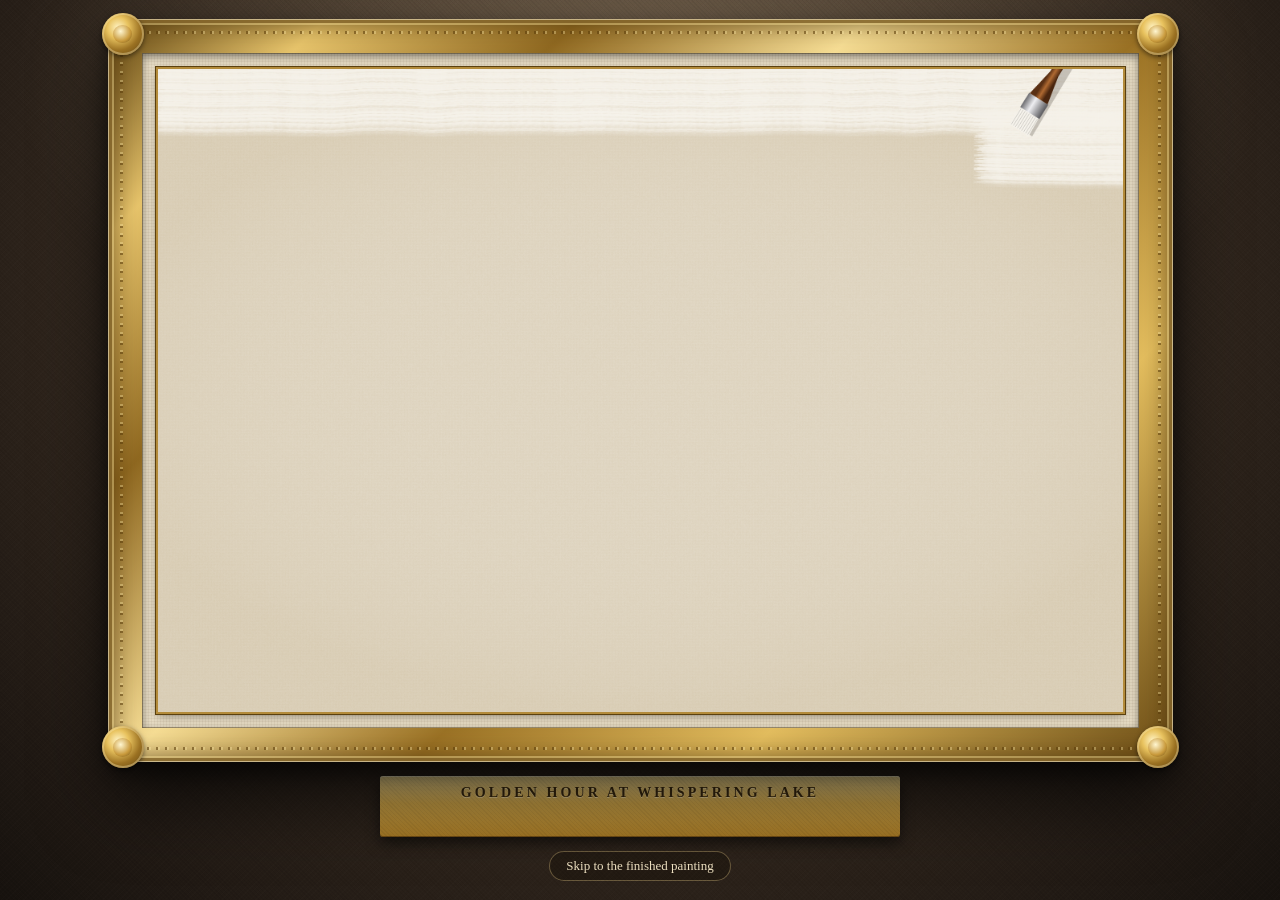
<file: models/opus_5.5_medium_claude_goal.html>
<!doctype html>
<html lang="en">
<head>
<meta charset="utf-8">
<meta name="viewport" content="width=device-width, initial-scale=1">
<title>Happy Little Landscape</title>
<style>
  :root {
    --wall-1: #5b4a3a;
    --wall-2: #382c22;
    --wall-3: #17120e;
    --gold-dark: #6b4c16;
    --gold-mid: #a87d2c;
    --gold-light: #f1d68a;
    --linen: #e7dcc4;
    --brass-ink: #3b2a10;
  }
  * { box-sizing: border-box; }
  html, body { height: 100%; }
  body {
    margin: 0;
    background:
      radial-gradient(ellipse 70% 55% at 50% 8%, rgba(255, 228, 180, .22), transparent 70%),
      radial-gradient(ellipse at 50% 30%, var(--wall-1) 0%, var(--wall-2) 50%, var(--wall-3) 100%);
    color: #f4ead6;
    font-family: Georgia, "Times New Roman", serif;
    overflow-x: hidden;
  }
  /* subtle plaster texture on the wall */
  body::before {
    content: "";
    position: fixed; inset: 0;
    pointer-events: none;
    opacity: .18;
    background-image:
      repeating-linear-gradient(45deg, rgba(0,0,0,.25) 0 1px, transparent 1px 3px),
      repeating-linear-gradient(-45deg, rgba(255,255,255,.08) 0 1px, transparent 1px 4px);
  }
  .room {
    min-height: 100%;
    display: flex;
    align-items: center;
    justify-content: center;
    padding: 18px 16px;
  }
  .wrap {
    width: min(1180px, 100%, calc((100svh - 150px) * 1.42));
    display: flex;
    flex-direction: column;
    align-items: center;
    gap: 14px;
  }
  .frame {
    position: relative;
    width: 100%;
    padding: clamp(12px, 2.7vw, 34px);
    border-radius: 4px;
    background:
      linear-gradient(135deg, #5d410f 0%, #e7c46b 12%, #8f6820 26%, #f6dd94 42%, #9a7124 58%, #e3bd5e 76%, #6a4b14 100%);
    box-shadow:
      0 40px 70px rgba(0,0,0,.65),
      0 10px 22px rgba(0,0,0,.55),
      inset 0 0 0 1px rgba(255,244,210,.55),
      inset 0 0 0 4px rgba(110,78,20,.65),
      inset 0 0 0 6px rgba(246,221,150,.45),
      inset 0 0 22px 6px rgba(70,45,8,.65);
  }
  /* carved bead running around the frame */
  .frame::before {
    content: "";
    position: absolute;
    inset: clamp(5px, 1vw, 12px);
    border-radius: 2px;
    pointer-events: none;
    background:
      repeating-linear-gradient(90deg, rgba(90,60,10,.55) 0 2px, rgba(255,236,170,.35) 2px 4px, transparent 4px 9px) top / 100% 3px no-repeat,
      repeating-linear-gradient(90deg, rgba(90,60,10,.55) 0 2px, rgba(255,236,170,.35) 2px 4px, transparent 4px 9px) bottom / 100% 3px no-repeat,
      repeating-linear-gradient(0deg, rgba(90,60,10,.55) 0 2px, rgba(255,236,170,.35) 2px 4px, transparent 4px 9px) left / 3px 100% no-repeat,
      repeating-linear-gradient(0deg, rgba(90,60,10,.55) 0 2px, rgba(255,236,170,.35) 2px 4px, transparent 4px 9px) right / 3px 100% no-repeat;
  }
  .corner {
    position: absolute;
    width: clamp(18px, 3.4vw, 42px);
    aspect-ratio: 1;
    border-radius: 50%;
    background: radial-gradient(circle at 38% 35%, #fff3c4 0%, #e8c25e 28%, #9b7122 60%, #5a3f0e 100%);
    box-shadow: 0 2px 5px rgba(0,0,0,.5), inset 0 0 0 2px rgba(255,240,190,.35);
    z-index: 2;
  }
  .corner::after {
    content: "";
    position: absolute; inset: 28%;
    border-radius: 50%;
    background: radial-gradient(circle at 40% 35%, #fff6d0, #c99a3c 60%, #6d4f14);
  }
  .tl { top: -6px; left: -6px; } .tr { top: -6px; right: -6px; }
  .bl { bottom: -6px; left: -6px; } .br { bottom: -6px; right: -6px; }
  .liner {
    position: relative;
    padding: clamp(6px, 1.3vw, 16px);
    background:
      repeating-linear-gradient(0deg, rgba(120,100,70,.08) 0 1px, transparent 1px 3px),
      repeating-linear-gradient(90deg, rgba(120,100,70,.08) 0 1px, transparent 1px 3px),
      var(--linen);
    box-shadow: inset 0 3px 8px rgba(0,0,0,.5), inset 0 0 0 1px rgba(80,60,20,.4);
  }
  .canvas-wrap {
    position: relative;
    box-shadow: 0 0 0 2px #b38b3a, 0 0 0 3px #5a400f, 0 3px 10px rgba(0,0,0,.45);
    background: #ded4bf;
  }
  canvas {
    display: block;
    width: 100%;
    height: auto;
    aspect-ratio: 3 / 2;
  }
  .plaque {
    min-width: min(520px, 92%);
    max-width: 100%;
    padding: 9px 22px 10px;
    border-radius: 3px;
    text-align: center;
    color: var(--brass-ink);
    background: linear-gradient(180deg, #f5dc93 0%, #cfa548 45%, #a77a25 100%);
    box-shadow: 0 6px 14px rgba(0,0,0,.55), inset 0 1px 0 rgba(255,250,220,.7), inset 0 -1px 0 rgba(80,50,10,.6);
  }
  .plaque .title {
    font-size: clamp(11px, 1.35vw, 14px);
    letter-spacing: .22em;
    text-transform: uppercase;
    font-weight: bold;
    text-shadow: 0 1px 0 rgba(255,240,200,.6);
  }
  .plaque .quote {
    margin-top: 3px;
    min-height: 1.4em;
    font-style: italic;
    font-size: clamp(12px, 1.5vw, 16px);
    text-shadow: 0 1px 0 rgba(255,240,200,.5);
    transition: opacity .6s ease;
  }
  .controls {
    display: flex;
    gap: 10px;
    flex-wrap: wrap;
    justify-content: center;
  }
  button {
    font: inherit;
    font-size: 13px;
    color: #f4e6c6;
    background: rgba(30, 22, 14, .55);
    border: 1px solid rgba(240, 210, 140, .35);
    border-radius: 999px;
    padding: 6px 16px;
    cursor: pointer;
    transition: background .2s, border-color .2s;
  }
  button:hover { background: rgba(60, 44, 24, .75); border-color: rgba(240, 210, 140, .7); }
  button:focus-visible { outline: 2px solid #f1d68a; outline-offset: 2px; }
  button[hidden] { display: none; }
</style>
</head>
<body>
<div class="room">
  <div class="wrap">
    <div class="frame">
      <span class="corner tl"></span><span class="corner tr"></span>
      <span class="corner bl"></span><span class="corner br"></span>
      <div class="liner">
        <div class="canvas-wrap">
          <canvas id="painting" width="1200" height="800" role="img"
            aria-label="An animated landscape painting in a gold frame: a golden-hour sky, snowy mountains, a misty lake, a cabin, a stream and tall evergreens, painted live and then gently moving."></canvas>
        </div>
      </div>
    </div>
    <div class="plaque">
      <div class="title">Golden Hour at Whispering Lake</div>
      <div class="quote" id="quote">Setting up the easel&hellip;</div>
    </div>
    <div class="controls">
      <button id="skip" type="button">Skip to the finished painting</button>
      <button id="replay" type="button" hidden>Paint it again</button>
    </div>
  </div>
</div>

<script>
(() => {
'use strict';

/* ------------------------------------------------------------------ *
 *  Setup
 * ------------------------------------------------------------------ */
const W = 1200, H = 800;
const HZ = 498;                       // lake waterline / horizon
const SUN = { x: 760, y: 300 };

const cv = document.getElementById('painting');
const cssW = cv.getBoundingClientRect().width || 1000;
const S = Math.max(1, Math.min(1.5, Math.round(cssW * (window.devicePixelRatio || 1) / W * 4) / 4));
cv.width = Math.round(W * S);
cv.height = Math.round(H * S);
const ctx = cv.getContext('2d');
ctx.setTransform(S, 0, 0, S, 0, 0);

function mkCanvas(w, h, scale = S) {
  const c = document.createElement('canvas');
  c.width = Math.max(1, Math.ceil(w * scale));
  c.height = Math.max(1, Math.ceil(h * scale));
  const x = c.getContext('2d');
  x.setTransform(scale, 0, 0, scale, 0, 0);
  return { c, x, w, h };
}

/* ------------------------------------------------------------------ *
 *  Math, randomness, colour
 * ------------------------------------------------------------------ */
function mulberry(a) {
  return () => {
    a |= 0; a = a + 0x6D2B79F5 | 0;
    let t = Math.imul(a ^ a >>> 15, 1 | a);
    t = t + Math.imul(t ^ t >>> 7, 61 | t) ^ t;
    return ((t ^ t >>> 14) >>> 0) / 4294967296;
  };
}
const R = mulberry(19870611);                 // deterministic: the painting is the same each time
const rnd = (a = 0, b = 1) => a + R() * (b - a);
const rint = (a, b) => Math.floor(rnd(a, b + 1));
const clamp = (v, a, b) => v < a ? a : v > b ? b : v;
const lerp = (a, b, t) => a + (b - a) * t;
const smooth = t => t * t * (3 - 2 * t);
const mix = (c1, c2, t) => [lerp(c1[0], c2[0], t), lerp(c1[1], c2[1], t), lerp(c1[2], c2[2], t)];
const rgba = (c, a = 1) => `rgba(${c[0] | 0},${c[1] | 0},${c[2] | 0},${a})`;
function jit(c, a) {
  const d = rnd(-a, a);
  return [clamp(c[0] + d + rnd(-a, a) * .4, 0, 255), clamp(c[1] + d + rnd(-a, a) * .4, 0, 255), clamp(c[2] + d + rnd(-a, a) * .4, 0, 255)];
}
function grad(stops, t) {
  t = clamp(t, 0, 1);
  for (let i = 1; i < stops.length; i++) {
    if (t <= stops[i][0]) {
      const a = stops[i - 1], b = stops[i];
      return mix(a[1], b[1], (t - a[0]) / (b[0] - a[0]));
    }
  }
  return stops[stops.length - 1][1];
}
function noise1(seed) {
  const r = mulberry(seed), v = new Float32Array(1024);
  for (let i = 0; i < 1024; i++) v[i] = r();
  return x => {
    const i = Math.floor(x), f = x - i;
    return lerp(v[i & 1023], v[(i + 1) & 1023], smooth(f));
  };
}
function fbm(n, x, o = 4) {
  let s = 0, a = 1, f = 1, t = 0;
  for (let i = 0; i < o; i++) { s += a * n(x * f); t += a; a *= .5; f *= 2.13; }
  return s / t;
}
// gentle, travelling gusts of wind (roughly -1..1)
function wind(t, x) {
  return Math.sin(t * .55 - x * .003) * .55 + Math.sin(t * 1.27 - x * .0071 + 1.3) * .3 + Math.sin(t * 3.1 + x * .013) * .12;
}

/* Bob Ross's palette, more or less */
const C = {
  white: [248, 245, 236], phthalo: [22, 50, 104], prussian: [18, 34, 62], midnight: [22, 22, 26],
  sienna: [74, 44, 24], vandyke: [46, 32, 22], alizarin: [120, 28, 40], sap: [70, 96, 36],
  cadYellow: [242, 196, 60], ochre: [196, 150, 54], indian: [228, 156, 40], brightRed: [200, 50, 34],
};

/* ------------------------------------------------------------------ *
 *  Brush primitives (used while pre-rendering the painted layers)
 * ------------------------------------------------------------------ */
// A bristle stroke: several thin, slightly curved hairs with colour variation.
function stroke(x, x1, y1, x2, y2, w, col, al = 1, cj = 10, nb) {
  const dx = x2 - x1, dy = y2 - y1, L = Math.hypot(dx, dy) || 1, nx = -dy / L, ny = dx / L;
  const n = nb || clamp(Math.round(w / 2.2), 2, 10);
  x.lineCap = 'round';
  for (let i = 0; i < n; i++) {
    const o = (n === 1 ? 0 : (i / (n - 1) - .5)) * w + rnd(-.1, .1) * w;
    const s = rnd(0, .12), e = rnd(.85, 1);
    const ax = x1 + dx * s + nx * o, ay = y1 + dy * s + ny * o;
    const bx = x1 + dx * e + nx * o, by = y1 + dy * e + ny * o;
    const b = rnd(-.08, .08) * L;
    x.strokeStyle = rgba(jit(col, cj), al * rnd(.45, 1));
    x.lineWidth = Math.max(.6, w / n * rnd(1.1, 2));
    x.beginPath();
    x.moveTo(ax, ay);
    x.quadraticCurveTo((ax + bx) / 2 + nx * b, (ay + by) / 2 + ny * b, bx, by);
    x.stroke();
  }
}
// A palette-knife pull: a tapered, ragged sliver of paint.
function knife(x, x1, y1, x2, y2, w, col, al) {
  const dx = x2 - x1, dy = y2 - y1, L = Math.hypot(dx, dy) || 1, nx = -dy / L, ny = dx / L;
  const n = Math.max(3, L / 5 | 0);
  x.fillStyle = rgba(jit(col, 6), al);
  x.beginPath();
  for (let i = 0; i <= n; i++) {
    const t = i / n, hw = w * .5 * Math.pow(1 - t, .8) * rnd(.75, 1.1);
    x.lineTo(x1 + dx * t + nx * hw, y1 + dy * t + ny * hw);
  }
  for (let i = n; i >= 0; i--) {
    const t = i / n, hw = w * .5 * Math.pow(1 - t, .8) * rnd(.3, .9);
    x.lineTo(x1 + dx * t - nx * hw, y1 + dy * t - ny * hw);
  }
  x.closePath();
  x.fill();
}
// A tap of the brush: a little cluster of short marks (foliage, grass).
function dab(x, cx, cy, r, col, al, n = 4) {
  x.lineCap = 'round';
  for (let i = 0; i < n; i++) {
    const a = rnd(0, Math.PI * 2), l = r * rnd(.4, 1);
    const px = cx + rnd(-r, r) * .6, py = cy + rnd(-r, r) * .6;
    x.strokeStyle = rgba(jit(col, 14), al * rnd(.5, 1));
    x.lineWidth = rnd(.8, 1.8) * Math.max(1, r / 4);
    x.beginPath();
    x.moveTo(px, py);
    x.lineTo(px + Math.cos(a) * l, py + Math.sin(a) * l * .6);
    x.stroke();
  }
}
function alphaTest(canvas, thr = 40) {
  const cw = canvas.width, ch = canvas.height;
  const d = canvas.getContext('2d').getImageData(0, 0, cw, ch).data;
  return (x, y) => {
    const px = Math.round(x * S), py = Math.round(y * S);
    if (px < 0 || py < 0 || px >= cw || py >= ch) return false;
    return d[(py * cw + px) * 4 + 3] > thr;
  };
}
// Draw a sprite in horizontal slices, each shifted more toward the top: a bend in the wind.
function drawSway(x, spr, cx, by, amt, rev = 1, flex = 1.7) {
  const n = 16, sh = spr.h / n, top = by - spr.h, lim = rev * spr.h;
  const sc = spr.c.height / spr.h;
  for (let i = 0; i < n; i++) {
    const sy = i * sh;
    if (sy >= lim) break;
    const hh = Math.min(sh, lim - sy);
    const f = 1 - (sy + sh / 2) / spr.h;
    const off = amt * Math.pow(f, flex);
    const extra = hh === sh ? .75 : 0;
    x.drawImage(spr.c, 0, sy * sc, spr.c.width, (hh + extra) * sc, cx - spr.ax + off, top + sy, spr.w, hh + extra);
  }
}

/* ------------------------------------------------------------------ *
 *  Scene geometry
 * ------------------------------------------------------------------ */
const nzShore = noise1(77);
function crY(P, x) {
  let i = 0;
  while (i < P.length - 2 && x > P[i + 1][0]) i++;
  const p0 = P[Math.max(0, i - 1)], p1 = P[i], p2 = P[i + 1], p3 = P[Math.min(P.length - 1, i + 2)];
  const t = clamp((x - p1[0]) / (p2[0] - p1[0]), 0, 1), t2 = t * t, t3 = t2 * t;
  return .5 * ((2 * p1[1]) + (-p0[1] + p2[1]) * t + (2 * p0[1] - 5 * p1[1] + 4 * p2[1] - p3[1]) * t2 + (-p0[1] + 3 * p1[1] - 3 * p2[1] + p3[1]) * t3);
}
const SHORE = [[-40, 544], [120, 556], [260, 580], [380, 612], [470, 634], [560, 643], [650, 644], [740, 636], [840, 612], [960, 588], [1080, 574], [1240, 566]];
const shoreY = x => crY(SHORE, x) + (nzShore(x * .05) - .5) * 5;

// the stream, meandering from the lake's lip toward the viewer
const nzBankL = noise1(91), nzBankR = noise1(92);
const stS = y => clamp((y - 660) / 140, 0, 1.4);
const stC = y => { const s = stS(y); return 604 + 70 * Math.sin(s * Math.PI * .9) - 190 * s * s; };
const stHW = y => 34 + 190 * Math.pow(Math.max(0, (y - 660) / 140), 1.35);
const stL = y => stC(y) - stHW(y) * (1 + (nzBankL(y * .06) - .5) * .3 * stS(y));
const stR = y => stC(y) + stHW(y) * (1 + (nzBankR(y * .06) - .5) * .3 * stS(y));
const stAt = (y, u) => lerp(stL(y), stR(y), (u + 1) / 2);
const inStream = (x, y) => y >= 640 && x > stL(y) && x < stR(y);

const skyStops = [[0, [34, 58, 110]], [.28, [70, 104, 160]], [.52, [146, 160, 196]], [.7, [222, 194, 186]], [.85, [246, 192, 146]], [1, [250, 220, 172]]];
function skyCol(x, y) {
  const c = grad(skyStops, y / HZ);
  const d = Math.hypot(x - SUN.x, (y - SUN.y) * 1.6);
  return mix(c, [255, 234, 176], Math.exp(-d / 240) * .75);
}

/* ------------------------------------------------------------------ *
 *  Layer registry
 * ------------------------------------------------------------------ */
const LAYERS = [];
const LY = {};
function addLayer(name, stage, draw) {
  const l = { name, stage, draw, cur: null };
  LAYERS.push(l);
  LY[name] = l;
  return l;
}
const fullDraw = canvas => (x) => x.drawImage(canvas, 0, 0, W, H);

/* ------------------------------------------------------------------ *
 *  Builders — each paints one layer stroke by stroke into an offscreen
 *  canvas (or prepares the sprites / particles for a living element)
 * ------------------------------------------------------------------ */
let TEX, BRUSH_STAMP;

function buildTexture() {
  // canvas weave + gentle vignette, blended with 'overlay' each frame
  const tw = Math.ceil(W * S), th = Math.ceil(H * S);
  const c = document.createElement('canvas');
  c.width = tw; c.height = th;
  const x = c.getContext('2d');
  const img = x.createImageData(tw, th), d = img.data;
  const r = mulberry(5);
  for (let py = 0; py < th; py++) {
    const vy = py / th - .5;
    for (let px = 0; px < tw; px++) {
      const vx = px / tw - .5;
      const weave = (Math.sin(px * 1.7 / S) + Math.sin(py * 1.7 / S)) * 5;
      const vig = Math.pow(Math.min(1, (vx * vx * 1.2 + vy * vy * 1.6) * 2.6), 2) * 46;
      const v = 128 + weave + (r() - .5) * 22 - vig;
      const i = (py * tw + px) * 4;
      d[i] = d[i + 1] = d[i + 2] = v; d[i + 3] = 255;
    }
  }
  x.putImageData(img, 0, 0);
  TEX = c;

  // the reveal stamp: a flat brush footprint with ragged bristle streaks
  const b = document.createElement('canvas');
  b.width = 24; b.height = 96;
  const bx = b.getContext('2d');
  for (let j = 0; j < 96; j++) {
    const e = clamp(Math.min(j, 95 - j) / 16, 0, 1);
    bx.fillStyle = `rgba(0,0,0,${e * rnd(.35, 1)})`;
    bx.fillRect(rnd(0, 5), j, 24 - rnd(0, 10), 1);
  }
  BRUSH_STAMP = b;
}

function buildGesso() {
  addLayer('gesso', 'prep', (x) => {
    x.fillStyle = 'rgb(247,244,237)';
    x.fillRect(0, 0, W, H);
  });
}

function buildSky() {
  const L = mkCanvas(W, H), x = L.x;
  const g = x.createLinearGradient(0, 0, 0, HZ + 40);
  for (const [t, c] of skyStops) g.addColorStop(t, rgba(c));
  x.fillStyle = g;
  x.fillRect(0, 0, W, HZ + 40);
  const rg = x.createRadialGradient(SUN.x, SUN.y, 0, SUN.x, SUN.y, 420);
  rg.addColorStop(0, 'rgba(255,236,180,.85)');
  rg.addColorStop(.4, 'rgba(250,210,160,.35)');
  rg.addColorStop(1, 'rgba(250,200,160,0)');
  x.fillStyle = rg;
  x.fillRect(0, 0, W, HZ + 40);
  // criss-cross X strokes
  for (let y = -10; y < HZ + 40; y += 8) {
    for (let xx = -40; xx < W + 20; xx += rnd(30, 55)) {
      const a = (R() < .5 ? -1 : 1) * rnd(.35, .6), L2 = rnd(60, 120);
      const c = skyCol(xx, y);
      stroke(x, xx, y, xx + Math.cos(a) * L2, y + Math.sin(a) * L2, rnd(22, 36), c, .26, 4);
    }
  }
  // blend it softly, the way a dry brush does
  const B = mkCanvas(W, H);
  B.x.filter = 'blur(3px)';
  B.x.drawImage(L.c, 0, 0, W, H);
  x.globalAlpha = .85;
  x.drawImage(B.c, 0, 0, W, H);
  x.globalAlpha = 1;
  // thin pink and lavender streaks of evening cloud near the horizon
  for (let i = 0; i < 70; i++) {
    const y = rnd(300, 470), xx = rnd(-100, W), len = rnd(120, 360);
    const warm = Math.exp(-Math.abs(xx + len / 2 - SUN.x) / 300);
    const c = mix([196, 160, 190], [252, 196, 160], warm);
    stroke(x, xx, y, xx + len, y + rnd(-3, 3), rnd(2, 6), c, rnd(.15, .35), 8, 3);
  }
  addLayer('sky', 'sky', fullDraw(L.c));
}

function buildSun() {
  const rays = Array.from({ length: 16 }, (_, i) => ({ a: i / 16 * Math.PI * 2 + rnd(-.1, .1), w: rnd(.025, .06), ph: rnd(0, 6) }));
  addLayer('sun', 'sun', (x, t) => {
    const pulse = 1 + Math.sin(t * .6) * .04;
    x.save();
    const g = x.createRadialGradient(SUN.x, SUN.y, 0, SUN.x, SUN.y, 280 * pulse);
    g.addColorStop(0, 'rgba(255,252,232,.95)');
    g.addColorStop(.1, 'rgba(255,240,196,.8)');
    g.addColorStop(.35, 'rgba(255,214,160,.32)');
    g.addColorStop(1, 'rgba(255,200,150,0)');
    x.fillStyle = g;
    x.fillRect(SUN.x - 300, SUN.y - 300, 600, 600);
    // slowly turning shafts of light
    for (const r of rays) {
      const a = r.a + t * .015, al = .045 * (.4 + .6 * Math.sin(t * .5 + r.ph) ** 2);
      x.fillStyle = `rgba(255,240,205,${al})`;
      x.beginPath();
      x.moveTo(SUN.x, SUN.y);
      x.lineTo(SUN.x + Math.cos(a - r.w) * 640, SUN.y + Math.sin(a - r.w) * 640);
      x.lineTo(SUN.x + Math.cos(a + r.w) * 640, SUN.y + Math.sin(a + r.w) * 640);
      x.closePath();
      x.fill();
    }
    const d = x.createRadialGradient(SUN.x, SUN.y, 0, SUN.x, SUN.y, 34);
    d.addColorStop(0, 'rgba(255,253,240,1)');
    d.addColorStop(.75, 'rgba(255,246,214,.95)');
    d.addColorStop(1, 'rgba(255,236,190,0)');
    x.fillStyle = d;
    x.beginPath();
    x.arc(SUN.x, SUN.y, 34, 0, Math.PI * 2);
    x.fill();
    x.restore();
  });
}

const clouds = [];
function makeCloud(w, h) {
  const pad = 34, L = mkCanvas(w + pad * 2, h + pad * 2), x = L.x;
  const n = rint(7, 12), puffs = [];
  for (let i = 0; i < n; i++) {
    const t = i / (n - 1), dome = Math.sin(t * Math.PI);
    const r = h * (.2 + .34 * dome) * rnd(.8, 1.15);
    puffs.push({ px: pad + w * (.08 + .84 * t) + rnd(-10, 10), py: pad + h - r * .7 - dome * h * .25 * rnd(.6, 1), r });
  }
  const marks = [];
  for (const p of puffs) {
    for (let k = 0; k < p.r * 2.4; k++) {
      const a = rnd(0, Math.PI * 2), rr = p.r * Math.sqrt(R());
      const cx = p.px + Math.cos(a) * rr, cy = p.py + Math.sin(a) * rr * .85;
      marks.push({ cx, cy, v: clamp((cy - (p.py - p.r)) / (2 * p.r), 0, 1), side: (cx - pad) / w });
    }
  }
  marks.sort((a, b) => b.v - a.v);           // shadowed undersides first, lit tops last
  x.lineCap = 'round';
  for (const m of marks) {
    const lit = mix([255, 248, 236], [255, 224, 182], m.side * .7);
    const col = mix(lit, [150, 140, 176], Math.pow(clamp(m.v * 1.15 - .1, 0, 1), 1.4));
    x.fillStyle = rgba(jit(col, 5), rnd(.12, .28));
    x.beginPath();
    x.ellipse(m.cx, m.cy, rnd(4, 11), rnd(3, 7), rnd(-.4, .4), 0, Math.PI * 2);
    x.fill();
    if (R() < .25) {
      x.strokeStyle = rgba(jit(col, 6), rnd(.15, .3));
      x.lineWidth = rnd(1.5, 3);
      x.beginPath();
      x.arc(m.cx, m.cy, rnd(3, 7), rnd(0, 6), rnd(1, 2.5));
      x.stroke();
    }
  }
  // a flat-ish, dissolving base
  x.globalCompositeOperation = 'destination-out';
  const g = x.createLinearGradient(0, pad + h * .78, 0, pad + h + 10);
  g.addColorStop(0, 'rgba(0,0,0,0)');
  g.addColorStop(1, 'rgba(0,0,0,.9)');
  x.fillStyle = g;
  x.fillRect(0, pad + h * .78, L.w, L.h);
  x.globalCompositeOperation = 'source-over';
  const B = mkCanvas(L.w, L.h);
  B.x.filter = 'blur(3px)';
  B.x.drawImage(L.c, 0, 0, L.w, L.h);
  B.x.filter = 'none';
  B.x.globalAlpha = .45;
  B.x.drawImage(L.c, 0, 0, L.w, L.h);
  B.test = alphaTest(B.c, 30);
  return B;
}
function buildClouds() {
  const specs = [[120, 80, 330, 110], [520, 52, 260, 84], [880, 110, 380, 120], [330, 205, 200, 64], [1060, 230, 230, 70], [690, 175, 180, 56]];
  for (const [cx, cy, w, h] of specs) {
    const spr = makeCloud(w, h);
    clouds.push({ spr, x: cx - spr.w / 2, y: cy - spr.h / 2, v: rnd(3, 7) * (1 - cy / 600) + 1.5 });
  }
  addLayer('clouds', 'clouds', (x) => {
    for (const c of clouds) x.drawImage(c.spr.c, c.x, c.y, c.spr.w, c.spr.h);
  });
}
const cloudTest = (x, y) => clouds.some(c => x > c.x && y > c.y && x < c.x + c.spr.w && y < c.y + c.spr.h && c.spr.test(x - c.x, y - c.y));

function ridgeFn(peaks, nz, amp, jag, base) {
  return x => {
    let m = 1e9;
    for (const p of peaks) {
      const v = p.y + Math.abs(x - p.x) * (x < p.x ? p.l : p.r);
      if (v < m) m = v;
    }
    m += (fbm(nz, x * .011, 4) - .5) * amp + (nz(x * .08 + 40) - .5) * jag;
    return Math.min(m, base + 6);
  };
}
function paintMountain(name, stage, peaks, ridge, base, pal, snowY) {
  const L = mkCanvas(W, H), x = L.x;
  const pts = [];
  let minY = 1e9;
  for (let xx = -12; xx <= W + 12; xx += 3) {
    const y = ridge(xx);
    pts.push([xx, y]);
    if (y < minY) minY = y;
  }
  x.save();
  x.beginPath();
  x.moveTo(-12, base + 4);
  for (const p of pts) x.lineTo(p[0], p[1]);
  x.lineTo(W + 12, base + 4);
  x.closePath();
  const g = x.createLinearGradient(0, minY, 0, base);
  g.addColorStop(0, rgba(pal.dark));
  g.addColorStop(.55, rgba(pal.base));
  g.addColorStop(1, rgba(pal.low));
  x.fillStyle = g;
  x.fill();
  x.clip();
  const lit = y => mix(pal.light, pal.lightLow, clamp((y - snowY) / 90, 0, 1));
  const warm = (c, px) => mix(c, [255, 218, 178], Math.exp(-Math.abs(px - SUN.x) / 260) * .45);
  // body: knife-scraped diagonal texture
  for (let y = minY; y < base; y += 6) {
    for (let xx = -20; xx < W; xx += rnd(25, 45)) {
      if (y < ridge(xx) - 2) continue;
      const c = mix(pal.dark, pal.low, (y - minY) / (base - minY));
      const d = R() < .5 ? -1 : 1;
      stroke(x, xx, y, xx + 18 * d * rnd(.5, 1), y + rnd(16, 30), rnd(4, 8), c, .35, 10, 3);
    }
  }
  // inner ridges: light on the right-hand face, shadow on the left
  for (const p of peaks) {
    const n = rint(3, 6);
    for (let k = 0; k < n; k++) {
      let px = p.x + rnd(-50, 50), py = ridge(px) + rnd(4, 26);
      const dir = R() < .5 ? -1 : 1;
      const len = rnd(50, Math.max(60, (base - py) * .85));
      for (let s = 0; s < len; s += 5) {
        if (R() < .78) knife(x, px + 1, py, px + rnd(8, 30), py + rnd(10, 30), rnd(3, 7), warm(lit(py), px), rnd(.55, .85));
        if (R() < .5) knife(x, px - 1, py, px - rnd(6, 20), py + rnd(8, 24), rnd(3, 6), pal.shadow, .4);
        py += 5;
        px += dir * rnd(0, 6);
      }
    }
  }
  // main ridge highlights
  for (let i = 1; i < pts.length - 1; i++) {
    const [px, py] = pts[i];
    const sl = (pts[i + 1][1] - pts[i - 1][1]) / 6;
    const len = rnd(14, 64);
    if (sl > .1 && R() < .85) knife(x, px, py + 1, px + rnd(.1, .5) * len, py + len, rnd(4, 9), warm(lit(py), px), rnd(.6, .9));
    else if (sl < -.1 && R() < .45) knife(x, px, py + 1, px - rnd(.1, .4) * len, py + len * .8, rnd(3, 7), pal.shadow, .35);
  }
  // mist rising at the base
  x.globalCompositeOperation = 'source-atop';
  const mg = x.createLinearGradient(0, base - 140, 0, base);
  mg.addColorStop(0, rgba(pal.mist, 0));
  mg.addColorStop(.7, rgba(pal.mist, .55));
  mg.addColorStop(1, rgba(pal.mist, .92));
  x.fillStyle = mg;
  x.fillRect(0, base - 140, W, 150);
  x.restore();
  addLayer(name, stage, fullDraw(L.c));
  return L;
}
let FAR, NEAR, TREELINE;
function buildMountains() {
  const farPeaks = [
    { x: 150, y: 220, l: .7, r: .6 }, { x: 400, y: 140, l: .62, r: .72 }, { x: 560, y: 178, l: .6, r: .8 },
    { x: 985, y: 165, l: .78, r: .6 }, { x: 1180, y: 236, l: .6, r: .6 }];
  FAR = paintMountain('farMtn', 'far', farPeaks, ridgeFn(farPeaks, noise1(11), 44, 10, 482), 482,
    { dark: [92, 86, 128], base: [132, 128, 164], low: [176, 166, 186], light: [255, 250, 248], lightLow: [206, 198, 218], shadow: [78, 76, 118], mist: [226, 208, 206] }, 260);
  const nearPeaks = [
    { x: 110, y: 300, l: .5, r: .72 }, { x: 330, y: 352, l: .6, r: .85 }, { x: 1095, y: 312, l: .85, r: .5 }, { x: 900, y: 392, l: .7, r: .7 }];
  NEAR = paintMountain('nearMtn', 'near', nearPeaks, ridgeFn(nearPeaks, noise1(23), 36, 8, 500), 500,
    { dark: [44, 54, 78], base: [70, 82, 106], low: [128, 132, 150], light: [222, 222, 232], lightLow: [140, 148, 168], shadow: [30, 38, 60], mist: [206, 194, 196] }, 330);
}

function makeMist(y0, y1, n, col, seed) {
  const MW = 1600, top = y0 - 40, L = mkCanvas(MW, y1 - y0 + 80), x = L.x, r = mulberry(seed);
  for (let i = 0; i < n; i++) {
    const bx = r() * MW, by = 40 + r() * (y1 - y0), rw = 80 + r() * 200, rh = 10 + r() * 26, a = .05 + r() * .09;
    for (const off of [-MW, 0, MW]) {
      x.save();
      x.translate(bx + off, by);
      x.scale(rw / rh, 1);
      const g = x.createRadialGradient(0, 0, 0, 0, 0, rh);
      g.addColorStop(0, rgba(col, a));
      g.addColorStop(1, rgba(col, 0));
      x.fillStyle = g;
      x.beginPath();
      x.arc(0, 0, rh, 0, Math.PI * 2);
      x.fill();
      x.restore();
    }
  }
  return { L, MW, top };
}
function buildMists() {
  const m1 = makeMist(400, 490, 70, [240, 226, 218], 3);
  addLayer('mist1', 'mist', (x, t) => {
    const off = (t * 6) % m1.MW;
    x.drawImage(m1.L.c, -off, m1.top, m1.MW, m1.L.h);
    x.drawImage(m1.L.c, -off + m1.MW, m1.top, m1.MW, m1.L.h);
  });
  buildMists.m2 = makeMist(450, 505, 60, [236, 224, 220], 9);
}

function miniTree(x, cx, by, h, col, lightCol) {
  const top = by - h;
  x.lineCap = 'round';
  x.strokeStyle = rgba(col, .9);
  x.lineWidth = 1;
  x.beginPath(); x.moveTo(cx, top); x.lineTo(cx, by); x.stroke();
  for (let y = top; y < by; y += 1.7) {
    const f = (y - top) / h, hw = h * .22 * f * rnd(.65, 1);
    x.lineWidth = 1.3;
    x.strokeStyle = rgba(jit(col, 8), rnd(.6, 1));
    x.beginPath();
    x.moveTo(cx - hw, y + hw * .35);
    x.lineTo(cx, y);
    x.lineTo(cx + hw, y + hw * .35);
    x.stroke();
    if (lightCol && R() < .3) {
      x.strokeStyle = rgba(jit(lightCol, 10), rnd(.25, .55));
      x.beginPath(); x.moveTo(cx + hw * .2, y + 1); x.lineTo(cx + hw * .9, y + hw * .35 + 1); x.stroke();
    }
  }
}
function buildTreeline() {
  const m2 = buildMists.m2;
  addLayer('mist2', 'treeline', (x, t) => {
    const off = (t * 9 + 500) % m2.MW;
    x.drawImage(m2.L.c, -off, m2.top, m2.MW, m2.L.h);
    x.drawImage(m2.L.c, -off + m2.MW, m2.top, m2.MW, m2.L.h);
  });
  const L = mkCanvas(W, H), x = L.x, nz = noise1(41);
  const rows = [
    { col: [108, 116, 136], light: null, y: HZ - 5, hmin: 16, hmax: 56, gap: .38 },
    { col: [42, 60, 64], light: [118, 128, 92], y: HZ + 1, hmin: 10, hmax: 40, gap: .44 },
  ];
  for (const r of rows) {
    for (let xx = -10; xx < W + 10; xx += rnd(4, 9)) {
      const d = fbm(nz, xx * .012 + r.y, 3);
      if (d < r.gap) continue;
      const h = lerp(r.hmin, r.hmax, clamp((d - r.gap) * 2.4, 0, 1)) * rnd(.6, 1.15);
      miniTree(x, xx, r.y, h, r.col, r.light);
    }
    x.fillStyle = rgba(r.col);
    x.beginPath();
    x.moveTo(-10, r.y + 1);
    for (let xx = -10; xx <= W + 10; xx += 10) x.lineTo(xx, r.y - 3 - nz(xx * .05) * 5);
    x.lineTo(W + 10, r.y + 1);
    x.closePath();
    x.fill();
    if (r === rows[0]) {
      // mist between the two rows
      x.globalCompositeOperation = 'source-atop';
      const g = x.createLinearGradient(0, r.y - 50, 0, r.y);
      g.addColorStop(0, 'rgba(230,214,210,0)');
      g.addColorStop(1, 'rgba(230,214,210,.7)');
      x.fillStyle = g;
      x.fillRect(0, r.y - 50, W, 55);
      x.globalCompositeOperation = 'source-over';
    }
  }
  TREELINE = L;
  addLayer('treeline', 'treeline', fullDraw(L.c));
}

const glints = [], ripples = [];
let LAKE, REFL;
function buildLake() {
  const L = mkCanvas(W, H), x = L.x;
  const g = x.createLinearGradient(0, HZ, 0, H);
  g.addColorStop(0, rgba(mix(skyCol(600, HZ - 10), [60, 80, 110], .2)));
  g.addColorStop(.4, rgba(mix(skyCol(600, HZ - 140), [40, 60, 96], .4)));
  g.addColorStop(1, rgba([34, 52, 84]));
  x.fillStyle = g;
  x.fillRect(0, HZ + 1, W, H - HZ);
  for (let y = HZ + 1; y < H; y += 3) {
    const my = Math.max(0, 2 * HZ - y), depth = (y - HZ) / 300;
    for (let xx = -60; xx < W; xx += rnd(60, 140)) {
      const c = mix(skyCol(xx + 60, my), [40, 62, 98], clamp(.22 + depth * .55, 0, .8));
      stroke(x, xx, y, xx + rnd(80, 200), y + rnd(-1, 1), rnd(4, 7), c, .5, 6, 3);
    }
  }
  // the bright little waterline at the far shore
  for (let xx = 0; xx < W; xx += rnd(8, 30)) {
    stroke(x, xx, HZ + 2, xx + rnd(10, 40), HZ + 2, 1.6, [236, 228, 226], rnd(.3, .7), 4, 1);
  }
  LAKE = L;

  // mirrored reflection of mountains and distant trees, broken by water lines
  const Rf = mkCanvas(W, H), rx = Rf.x;
  rx.save();
  rx.beginPath(); rx.rect(0, HZ + 1, W, H - HZ); rx.clip();
  rx.translate(0, 2 * HZ);
  rx.scale(1, -1);
  rx.filter = 'blur(1.5px)';
  rx.drawImage(FAR.c, 0, 0, W, H);
  rx.drawImage(NEAR.c, 0, 0, W, H);
  rx.drawImage(TREELINE.c, 0, 0, W, H);
  rx.filter = 'none';
  rx.restore();
  rx.globalCompositeOperation = 'source-atop';
  rx.fillStyle = 'rgba(40,58,92,.28)';
  rx.fillRect(0, HZ, W, H - HZ);
  rx.globalCompositeOperation = 'destination-in';
  const fg = rx.createLinearGradient(0, HZ, 0, H);
  fg.addColorStop(0, 'rgba(0,0,0,.72)');
  fg.addColorStop(.5, 'rgba(0,0,0,.42)');
  fg.addColorStop(1, 'rgba(0,0,0,.2)');
  rx.fillStyle = fg;
  rx.fillRect(0, HZ, W, H - HZ);
  rx.globalCompositeOperation = 'destination-out';
  for (let i = 0; i < 260; i++) {
    const y = rnd(HZ + 4, H), xx = rnd(-50, W);
    rx.fillStyle = `rgba(0,0,0,${rnd(.2, .6)})`;
    rx.fillRect(xx, y, rnd(40, 220), rnd(.8, 2));
  }
  rx.globalCompositeOperation = 'source-over';
  REFL = Rf;

  for (let i = 0; i < 90; i++) {
    const y = rnd(HZ + 4, 640);
    glints.push({ x: rnd(0, W), y, len: rnd(8, 40) * (.5 + (y - HZ) / 140), v: rnd(2, 6), sp: rnd(.4, 1.2), ph: rnd(0, 6) });
  }

  addLayer('lake', 'lake', (x, t) => {
    x.drawImage(LAKE.c, 0, 0, W, H);
    // the reflection wobbles in thin slices
    const sc = REFL.c.height / H;
    for (let y = HZ + 1; y < 680; y += 3) {
      const k = (y - HZ) / 180;
      const off = Math.sin(y * .23 + t * 1.6) * (.4 + k * 2.4) + Math.sin(y * .07 - t * .9) * k * 1.6;
      x.drawImage(REFL.c, 0, y * sc, REFL.c.width, 3 * sc, off, y, W, 3);
    }
    // golden column of sunlight on the water
    for (let y = HZ + 3; y < 645; y += 4) {
      const k = (y - HZ) / 140;
      const f = .5 + .5 * Math.sin(y * .9 + t * 3.1) * Math.sin(y * .37 - t * 2.3);
      const hw = (10 + k * 26) * (.4 + f);
      x.fillStyle = `rgba(255,232,170,${.18 + f * .35})`;
      x.fillRect(SUN.x - hw + Math.sin(y + t) * 3, y, hw * 2, 1.6);
    }
    // drifting shimmer lines
    x.lineCap = 'round';
    for (const gl of glints) {
      const a = Math.max(0, Math.sin(t * gl.sp + gl.ph)) ** 3 * .55;
      if (a < .02) continue;
      const gx = ((gl.x + t * gl.v) % (W + 80)) - 40;
      x.strokeStyle = `rgba(250,240,228,${a})`;
      x.lineWidth = 1.1 + (gl.y - HZ) / 120;
      x.beginPath(); x.moveTo(gx, gl.y); x.lineTo(gx + gl.len, gl.y); x.stroke();
    }
    // a fish rises now and then
    for (const r of ripples) {
      const k = r.age / r.life;
      for (let i = 0; i < 3; i++) {
        const kk = k - i * .14;
        if (kk <= 0) continue;
        x.strokeStyle = `rgba(240,234,228,${(1 - kk) * .55})`;
        x.lineWidth = 1.2;
        x.beginPath();
        x.ellipse(r.x, r.y, kk * r.size, kk * r.size * .22, 0, 0, Math.PI * 2);
        x.stroke();
      }
    }
  });
}

let LAND;
function buildLand() {
  const L = mkCanvas(W, H), x = L.x;
  const landCol = y => grad([[0, [112, 122, 82]], [.3, [84, 104, 52]], [.6, [56, 78, 34]], [1, [30, 42, 22]]], (y - 545) / 255);
  x.save();
  x.beginPath();
  x.moveTo(-20, H + 10);
  for (let xx = -20; xx <= W + 20; xx += 4) x.lineTo(xx, shoreY(xx));
  x.lineTo(W + 20, H + 10);
  x.closePath();
  const g = x.createLinearGradient(0, 545, 0, H);
  g.addColorStop(0, rgba(landCol(545)));
  g.addColorStop(.3, rgba(landCol(620)));
  g.addColorStop(1, rgba(landCol(H)));
  x.fillStyle = g;
  x.fill();
  x.clip();
  for (let y = 540; y < H + 10; y += 5) {
    for (let xx = -20; xx < W + 20; xx += rnd(16, 34)) {
      if (y < shoreY(xx) - 4) continue;
      stroke(x, xx, y, xx + rnd(12, 26), y + rnd(-4, 2), rnd(5, 9), landCol(y), .5, 12, 3);
    }
  }
  // rolling contours: shadow above, sunlit grass tapped in below
  const nzPatch = noise1(63);
  for (let k = 0; k < 7; k++) {
    const d = 12 + k * rnd(18, 34), f = rnd(.006, .014), ph = rnd(0, 6), amp = rnd(6, 18);
    for (let xx = -10; xx < W + 10; xx += 3) {
      const y = shoreY(xx) + d + Math.sin(xx * f + ph) * amp + (nzPatch(xx * .05 + k * 7) - .5) * 14;
      if (y > H + 10 || nzPatch(xx * .012 + k * 13) < .42) continue;
      const near = clamp((y - 560) / 240, 0, 1);
      const sun = Math.exp(-Math.abs(xx - SUN.x) / 320);
      const hi = mix(mix([170, 170, 110], [154, 166, 62], near), [226, 196, 108], sun * .45);
      if (R() < .55) dab(x, xx, y - rnd(2, 8), 3 + near * 3, mix(landCol(y), [20, 30, 18], .4), .5, 2);
      if (R() < .6) dab(x, xx + rnd(-4, 4), y + rnd(-3, 6 + near * 14), 2.5 + near * 3.5, hi, rnd(.35, .65), 3);
    }
  }
  // dark earth where land meets water
  for (let xx = -10; xx < W + 10; xx += 3) {
    const y = shoreY(xx);
    stroke(x, xx, y + 1, xx + rnd(6, 14), y + rnd(1, 3), rnd(2, 4), [52, 42, 32], .8, 8, 2);
  }
  x.restore();
  // the water line, cut in with the knife
  for (let xx = -10; xx < W + 10; xx += rnd(6, 18)) {
    const y = shoreY(xx) - 1.2;
    if (xx > 560 && xx < 650) continue;
    stroke(x, xx, y, xx + rnd(6, 22), shoreY(xx + 10) - 1.2, 1.4, [232, 226, 222], rnd(.45, .85), 4, 1);
  }
  LAND = L;
  addLayer('land', 'land', fullDraw(L.c));
}

/* sprites ----------------------------------------------------------- */
const PAL = {
  ever: { dark: [16, 32, 26], mid: [34, 58, 40], light: [122, 140, 62], warm: [190, 170, 84], trunk: [46, 32, 22] },
  everMid: { dark: [32, 52, 48], mid: [50, 72, 60], light: [118, 132, 88], warm: [170, 158, 100], trunk: [50, 40, 32] },
  green: { dark: [26, 42, 22], mid: [60, 88, 34], light: [164, 176, 72] },
  autumn: { dark: [74, 32, 16], mid: [166, 78, 28], light: [240, 166, 62] },
  gold: { dark: [84, 62, 18], mid: [180, 132, 40], light: [244, 210, 100] },
};
function makeEvergreen(h, pal) {
  const w = Math.round(h * .46 + 16), H2 = Math.round(h + 8);
  const L = mkCanvas(w, H2), x = L.x, cx = w / 2, top = 4, base = h + 4;
  x.strokeStyle = rgba(pal.trunk);
  x.lineWidth = Math.max(1.2, h * .016);
  x.beginPath(); x.moveTo(cx, top + h * .05); x.lineTo(cx, base); x.stroke();
  const tierLen = h / rnd(8, 12), maxHW = w / 2 - 3, step = Math.max(1.2, h / 110), bw = Math.max(1.4, h / 90);
  const nz = noise1(rint(1, 99999));
  const hwAt = y => {
    const f = clamp((y - top) / h, 0, 1), tier = ((y - top) % tierLen) / tierLen;
    return maxHW * (.04 + .96 * Math.pow(f, .9)) * (.6 + .4 * tier) * (.8 + .35 * nz(y * .08));
  };
  for (let y = top + 2; y < base - h * .05; y += step) {
    const hw = hwAt(y);
    for (const s of [-1, 1]) {
      const l = hw * rnd(.7, 1.02);
      stroke(x, cx + rnd(-1, 1) * bw, y, cx + s * l, y + l * rnd(.18, .42), bw, pal.dark, .92, 10, 2);
    }
  }
  for (let y = top + 4; y < base - h * .05; y += step * 2.2) {
    const hw = hwAt(y);
    for (const s of [-1, 1]) {
      if (R() < .55) stroke(x, cx + s * hw * rnd(.1, .4), y + 1, cx + s * hw * rnd(.5, .9), y + hw * .3 + 1, bw * .9, pal.mid, .7, 12, 2);
    }
  }
  for (let y = top + h * .03; y < base - h * .06; y += step * 1.5) {
    const hw = hwAt(y);
    if (R() < .7) {
      const b = hw * rnd(.55, .95), a = b - hw * rnd(.15, .32);
      stroke(x, cx + a, y + a * .3, cx + b, y + b * .36 + rnd(0, 2), bw * .8, R() < .25 ? pal.warm : pal.light, rnd(.55, .85), 14, 2);
    }
    if (R() < .22) {
      const b = hw * rnd(.5, .9);
      stroke(x, cx - b * .4, y + 2, cx - b, y + b * .35, bw * .8, pal.light, .32, 10, 2);
    }
  }
  return { c: L.c, w, h: H2, ax: cx, maxHW };
}
function makeBush(w, h, pal, trunk = false) {
  const pw = w + 24, ph = h + 12, L = mkCanvas(pw, ph), x = L.x, cx = pw / 2, base = h + 8;
  if (trunk) {
    x.lineCap = 'round';
    for (let i = 0; i < 4; i++) {
      x.strokeStyle = rgba([48, 34, 24], .9);
      x.lineWidth = i === 0 ? Math.max(2, w * .05) : 1.4;
      x.beginPath();
      x.moveTo(cx + rnd(-2, 2), base);
      x.quadraticCurveTo(cx + rnd(-w, w) * .15, base - h * .4, cx + rnd(-w, w) * .3, base - h * rnd(.5, .8));
      x.stroke();
    }
  }
  const n = Math.round(clamp(w * h / 420, 6, 36)), cl = [];
  for (let i = 0; i < n; i++) {
    const u = rnd(-1, 1);
    const yTop = trunk ? base - h : base - h * (1 - u * u * .6);
    const yBot = trunk ? base - h * .3 : base - 2;
    cl.push({ px: cx + u * w * .42, py: rnd(yTop + h * .12, yBot), r: rnd(.12, .22) * Math.min(w, h * 1.6) });
  }
  cl.sort((a, b) => b.py - a.py);
  for (const c of cl) for (let k = 0; k < 10; k++) dab(x, c.px + rnd(-c.r, c.r), c.py + rnd(-c.r, c.r) * .8, c.r * .5, pal.dark, .95, 3);
  for (const c of cl) for (let k = 0; k < 6; k++) dab(x, c.px + rnd(-c.r, c.r * .8), c.py - rnd(0, c.r * .8), c.r * .4, pal.mid, .85, 3);
  for (const c of cl) for (let k = 0; k < 6; k++) dab(x, c.px + rnd(0, c.r), c.py - rnd(c.r * .2, c.r), c.r * .32, pal.light, .9, 2);
  return { c: L.c, w: pw, h: ph, ax: cx, maxHW: w / 2 };
}
function makeCabin() {
  const w = 96, h = 76, L = mkCanvas(w, h), x = L.x;
  x.fillStyle = 'rgba(20,24,16,.45)';
  x.beginPath(); x.ellipse(52, 70, 46, 5, 0, 0, Math.PI * 2); x.fill();
  // front gable wall
  x.fillStyle = rgba([78, 50, 30]);
  x.beginPath(); x.moveTo(10, 70); x.lineTo(10, 38); x.lineTo(31, 16); x.lineTo(54, 38); x.lineTo(54, 70); x.closePath(); x.fill();
  // side wall in perspective
  x.fillStyle = rgba([54, 36, 24]);
  x.beginPath(); x.moveTo(54, 38); x.lineTo(90, 41); x.lineTo(90, 67); x.lineTo(54, 70); x.closePath(); x.fill();
  for (let y = 42; y < 69; y += 3.5) {
    stroke(x, 11, y, 53, y, 1.4, [134, 94, 60], .6, 10, 1);
    stroke(x, 55, y + .5, 89, y + 2.5, 1.2, [92, 64, 42], .55, 8, 1);
  }
  for (let y = 26; y < 40; y += 3.5) stroke(x, 31 - (y - 16) * .9, y, 31 + (y - 16) * .9, y, 1.2, [134, 94, 60], .5, 10, 1);
  x.fillStyle = rgba([30, 20, 14]);
  x.fillRect(26, 50, 11, 20);
  x.fillStyle = rgba([34, 24, 18]);
  x.fillRect(64, 47, 13, 10);
  // chimney
  x.fillStyle = rgba([96, 88, 82]);
  x.fillRect(70, 6, 8, 22);
  for (let y = 7; y < 27; y += 3) stroke(x, 70, y, 78, y, 1, [150, 140, 130], .5, 10, 1);
  // roof: dark, with highlights pulled down the slope
  x.fillStyle = rgba([58, 44, 36]);
  x.beginPath(); x.moveTo(4, 40); x.lineTo(31, 12); x.lineTo(80, 14); x.lineTo(96, 43); x.lineTo(56, 40); x.closePath(); x.fill();
  for (let i = 0; i < 26; i++) {
    const t = rnd(0, 1), sx = lerp(33, 80, t), sy = lerp(12, 14, t);
    stroke(x, sx, sy, sx + 16 * rnd(.6, 1), sy + 27 * rnd(.6, 1), 2, [176, 146, 116], .7, 10, 2);
  }
  stroke(x, 31, 12, 4, 40, 2.2, [196, 168, 132], .8, 6, 2);
  stroke(x, 31, 12, 56, 40, 1.6, [140, 110, 86], .7, 6, 2);
  return { c: L.c, w, h, ax: w / 2, maxHW: 40 };
}

const smoke = [];
let midEls = [], cabin;
function buildMid() {
  const cab = makeCabin();
  cabin = { spr: cab, x: 905, y: 612 };
  const specs = [
    ['ever', 250, 606, 120], ['ever', 300, 618, 92], ['ever', 345, 630, 70], ['ever', 410, 644, 58],
    ['ever', 845, 632, 82], ['ever', 980, 628, 112], ['ever', 1012, 622, 146], ['ever', 1070, 612, 96],
    ['bush', 870, 640, 64, 34, 'autumn'], ['bush', 390, 656, 54, 26, 'green'], ['bush', 470, 664, 46, 22, 'gold'],
    ['bush', 705, 660, 56, 26, 'autumn'], ['bush', 950, 640, 50, 26, 'gold'], ['tree', 790, 628, 60, 70, 'gold'],
    ['tree', 200, 600, 70, 80, 'autumn'],
  ];
  midEls.push({ spr: cab, x: cabin.x, y: cabin.y, h: cab.h, sway: 0, order: 0 });
  for (const s of specs) {
    let spr;
    if (s[0] === 'ever') spr = makeEvergreen(s[3], PAL.everMid);
    else spr = makeBush(s[3], s[4], PAL[s[5]], s[0] === 'tree');
    midEls.push({ spr, x: s[1], y: s[2], h: spr.h, sway: s[0] === 'ever' ? .012 : .008, autumn: s[5] === 'autumn' || s[5] === 'gold' });
  }
  midEls.forEach((e, i) => e.order = i);
  const drawOrder = midEls.slice().sort((a, b) => a.y - b.y);
  const total = midEls.reduce((s, e) => s + e.h + 40, 0);
  const layer = addLayer('mid', 'mid', (x, t, rev = 1) => {
    // reveal, element by element, top-down
    let acc = 0;
    const reveals = new Array(midEls.length);
    layer.cur = null;
    for (const e of midEls) {
      const span = (e.h + 40) / total;
      const local = clamp((rev - acc) / span, 0, 1);
      reveals[e.order] = local;
      if (local > 0 && local < 1) {
        const f = smooth(local);
        layer.cur = { x: e.x + Math.sin(t * 20) * e.spr.maxHW * f * .7, y: e.y - e.h + 6 + local * (e.h - 8) };
      }
      acc += span;
    }
    for (const e of drawOrder) {
      const r = reveals[e.order];
      if (r <= 0) continue;
      const amt = wind(t, e.x) * e.h * e.sway + Math.sin(t * 2.2 + e.x) * e.h * .003;
      drawSway(x, e.spr, e.x, e.y, e.sway ? amt : 0, r);
      if (e === midEls[0] && r >= 1) {
        // warm firelight in the window
        const fl = .7 + .18 * Math.sin(t * 7.3) * Math.sin(t * 3.1) + .08 * Math.sin(t * 13);
        x.fillStyle = `rgba(255,${180 + fl * 30 | 0},90,${fl})`;
        x.fillRect(e.x - 48 + 65, e.y - 76 + 48, 11, 8);
        x.fillStyle = 'rgba(40,26,18,.9)';
        x.fillRect(e.x - 48 + 70, e.y - 76 + 47, 1.2, 10);
        x.fillRect(e.x - 48 + 64, e.y - 76 + 51.5, 13, 1.2);
        const gl = x.createRadialGradient(e.x + 22, e.y - 24, 0, e.x + 22, e.y - 24, 26);
        gl.addColorStop(0, `rgba(255,190,100,${.18 * fl})`);
        gl.addColorStop(1, 'rgba(255,190,100,0)');
        x.fillStyle = gl;
        x.fillRect(e.x - 10, e.y - 56, 64, 64);
      }
    }
    if (reveals[0] >= 1) {
      for (const p of smoke) {
        const a = .2 * Math.min(1, p.age * 2) * (1 - p.age / p.life);
        if (a <= 0) continue;
        const g = x.createRadialGradient(p.x, p.y, 0, p.x, p.y, p.r);
        g.addColorStop(0, `rgba(214,208,212,${a})`);
        g.addColorStop(1, 'rgba(214,208,212,0)');
        x.fillStyle = g;
        x.fillRect(p.x - p.r, p.y - p.r, p.r * 2, p.r * 2);
      }
    }
  });
}

const flow = [], falls = [];
let STREAM, STROCKS;
const stRocks = [[700, -.22, 13], [736, .36, 18], [768, -.5, 22], [786, .12, 12]].map(([y, u, r]) => ({ x: stAt(y, u), y, r }));
function chanPath(x, y0, y1, inset = 0) {
  x.beginPath();
  for (let y = y0; y <= y1; y += 4) x.lineTo(stL(y) - inset, y);
  for (let y = y1; y >= y0; y -= 4) x.lineTo(stR(y) + inset, y);
  x.closePath();
}
function paintRock(x, cx, cy, rw, rh, wet) {
  const pts = [];
  for (let i = 0; i <= 18; i++) {
    const a = Math.PI + i / 18 * Math.PI;
    pts.push([cx + Math.cos(a) * rw * rnd(.85, 1.08), cy + Math.sin(a) * rh * rnd(.8, 1.1)]);
  }
  pts.push([cx + rw * .95, cy + rh * .25], [cx - rw * .95, cy + rh * .25]);
  x.save();
  x.beginPath();
  pts.forEach((p, i) => i ? x.lineTo(p[0], p[1]) : x.moveTo(p[0], p[1]));
  x.closePath();
  const g = x.createLinearGradient(cx, cy - rh, cx, cy + rh * .3);
  g.addColorStop(0, rgba([70, 62, 56]));
  g.addColorStop(1, rgba([22, 20, 20]));
  x.fillStyle = g;
  x.fill();
  x.clip();
  for (let i = 0; i < rw * 1.2; i++) {
    const px = cx + rnd(-.2, 1) * rw * .9, py = cy - rh * rnd(.3, 1.05);
    knife(x, px, py, px - rnd(2, rw * .4), py + rnd(4, rh * .7), rnd(2, 5), mix([170, 160, 146], [236, 206, 170], .3), rnd(.35, .75));
  }
  if (!wet) for (let i = 0; i < rw * .5; i++) dab(x, cx + rnd(-rw, rw) * .7, cy - rh * rnd(.5, 1), 3, [92, 112, 52], .5, 2);
  x.restore();
}
function buildStream() {
  const L = mkCanvas(W, H), x = L.x;
  x.save();
  chanPath(x, 640, 830);
  const g = x.createLinearGradient(0, 640, 0, H);
  g.addColorStop(0, rgba([48, 66, 88]));
  g.addColorStop(1, rgba([26, 40, 56]));
  x.fillStyle = g;
  x.fill();
  x.clip();
  for (let y = 664; y < 830; y += 3) {
    const c = stC(y), hw = stHW(y), s = (y - 660) / 140;
    for (let xx = c - hw - 20; xx < c + hw; xx += rnd(14, 40)) {
      const t = Math.abs(xx - c) / hw;
      const refl = mix([206, 198, 206], [250, 212, 170], .35);
      const col = mix(refl, [28, 44, 62], clamp(Math.pow(t, 1.3) * .9 + rnd(-.1, .1), 0, 1));
      stroke(x, xx, y, xx + rnd(20, 60) * (.5 + s), y + rnd(-1, 1), rnd(3, 5), col, .5, 8, 3);
    }
    stroke(x, stL(y), y, stL(y) + hw * .22, y + 2, rnd(3, 6), [18, 26, 30], .55, 6, 3);
    stroke(x, stR(y), y, stR(y) - hw * .22, y + 2, rnd(3, 6), [18, 26, 30], .55, 6, 3);
  }
  // little waterfall at the lake's lip
  x.fillStyle = rgba([60, 80, 96]);
  x.fillRect(560, 640, 90, 22);
  for (let xx = 566; xx < 644; xx += 2.5) stroke(x, xx, 641, xx + rnd(-1, 1), 663, 1.8, mix([226, 232, 238], [120, 140, 160], R() * .5), .7, 6, 1);
  stroke(x, 566, 641, 644, 641, 2.4, [240, 236, 230], .9, 4, 2);
  x.restore();
  STREAM = L;

  const RK = mkCanvas(W, H);
  for (const r of stRocks) paintRock(RK.x, r.x, r.y, r.r, r.r * .7, true);
  // rocks framing the waterfall
  for (const [rx, ry, rw] of [[562, 664, 16], [578, 668, 9], [646, 664, 15], [632, 669, 8]]) paintRock(RK.x, rx, ry, rw, rw * .9, true);
  STROCKS = RK;

  for (let i = 0; i < 190; i++) flow.push({ s: rnd(0, 1.15), u: rnd(-.95, .95), v: rnd(.05, .09), len: rnd(.4, 1), w: rnd(.6, 1) });
  for (let i = 0; i < 34; i++) falls.push({ x: rnd(568, 642), ph: rnd(0, 24), sp: rnd(30, 50), len: rnd(4, 9) });

  addLayer('stream', 'stream', (x, t) => {
    x.drawImage(STREAM.c, 0, 0, W, H);
    x.lineCap = 'round';
    // moving water: soft horizontal ripples carried downstream
    for (const p of flow) {
      if (p.s < 0) continue;
      const y = 662 + p.s * 150, px = stAt(y, p.u);
      const sc = .4 + p.s * .9;
      if (stRocks.some(r => Math.abs(px - r.x) < r.r * 1.1 && y > r.y - r.r * .8 && y < r.y + 3)) continue;
      const a = Math.sin(clamp(p.s / 1.1, 0, 1) * Math.PI) * (1 - Math.abs(p.u) * .55) * .55;
      const half = (8 + 18 * p.len) * sc;
      x.strokeStyle = `rgba(232,234,240,${a})`;
      x.lineWidth = (.8 + 1.3 * sc) * p.w;
      x.beginPath();
      x.moveTo(px - half, y);
      x.quadraticCurveTo(px, y - 2.4 * sc, px + half, y + .5);
      x.stroke();
    }
    // waterfall
    for (const f of falls) {
      const y = 641 + ((t * f.sp + f.ph) % 22);
      x.strokeStyle = `rgba(246,248,252,${.55 * (1 - (y - 641) / 24)})`;
      x.lineWidth = 1.4;
      x.beginPath(); x.moveTo(f.x, y); x.lineTo(f.x, y + f.len); x.stroke();
    }
    for (let i = 0; i < 26; i++) {
      const fx = 566 + (i * 37 % 78), fy = 662 + Math.sin(t * 5 + i * 2.1) * 1.6, r = 2.4 + Math.sin(t * 3 + i) * 1.2;
      x.fillStyle = `rgba(248,248,250,${.5 + .3 * Math.sin(t * 4 + i * 1.7)})`;
      x.beginPath(); x.arc(fx, fy, Math.max(.6, r), 0, Math.PI * 2); x.fill();
    }
    x.drawImage(STROCKS.c, 0, 0, W, H);
    // foam curling around the rocks and a little wake below them
    for (const r of stRocks) {
      for (let k = 0; k < 14; k++) {
        const a = Math.PI + (k / 13) * Math.PI;
        const fx = r.x + Math.cos(a) * r.r * 1.12 + Math.sin(t * 3 + k) * 1.5;
        const fy = r.y + 2 + Math.sin(a) * r.r * .3 + Math.cos(t * 4 + k * 1.3) * 1.2;
        x.fillStyle = `rgba(248,248,250,${.45 + .3 * Math.sin(t * 5 + k * 2.3)})`;
        x.beginPath(); x.arc(fx, fy, 1.6 + r.r * .06, 0, Math.PI * 2); x.fill();
      }
      for (let k = 0; k < 5; k++) {
        const d = ((t * 22 + k * 9) % 45), sp = r.r * (.8 + d / 30);
        x.strokeStyle = `rgba(240,242,246,${.45 * (1 - d / 45)})`;
        x.lineWidth = 1.3;
        x.beginPath(); x.moveTo(r.x - sp, r.y + 4 + d * .5); x.lineTo(r.x - sp * .45, r.y + 4 + d * .5 + 1); x.stroke();
        x.beginPath(); x.moveTo(r.x + sp * .45, r.y + 4 + d * .5 + 1); x.lineTo(r.x + sp, r.y + 4 + d * .5); x.stroke();
      }
    }
  });
}

let FGBANK, blades = [], bladeGroups = [], fgBushes = [];
function buildForeground() {
  const leftTop = [[-10, 690], [60, 684], [130, 688], [210, 698], [290, 706], [370, 710]];
  for (let y = 712; y <= 830; y += 6) leftTop.push([stL(y) + 10, y]);
  const rightTop = [];
  for (let y = 830; y >= 704; y -= 6) rightTop.push([stR(y) - 10, y]);
  rightTop.push([stR(704) + 60, 700], [820, 694], [930, 688], [1040, 680], [1130, 676], [1210, 672]);
  const polys = [
    [[-10, 830], ...leftTop, [-10, 830]],
    [...rightTop, [1210, 830], [stR(830) - 10, 830]],
  ];
  const L = mkCanvas(W, H), x = L.x;
  for (const P of polys) {
    x.save();
    x.beginPath();
    P.forEach((p, i) => i ? x.lineTo(p[0], p[1]) : x.moveTo(p[0], p[1]));
    x.closePath();
    const g = x.createLinearGradient(0, 670, 0, H);
    g.addColorStop(0, rgba([60, 72, 32]));
    g.addColorStop(.35, rgba([34, 44, 22]));
    g.addColorStop(1, rgba([16, 20, 14]));
    x.fillStyle = g;
    x.fill();
    x.clip();
    for (let y = 668; y < H + 10; y += 4) {
      for (let xx = -10; xx < W + 10; xx += rnd(12, 26)) {
        const c = grad([[0, [74, 86, 38]], [.3, [40, 52, 26]], [1, [18, 22, 14]]], (y - 670) / 130);
        stroke(x, xx, y, xx + rnd(-6, 6), y - rnd(6, 14), rnd(4, 7), c, .55, 12, 3);
      }
    }
    x.restore();
  }
  // muddy bank edge along the stream, with a light water line in the water
  for (let y = 700; y < 830; y += 2.5) {
    for (const sgn of [-1, 1]) {
      const ex = sgn < 0 ? stL(y) + 10 : stR(y) - 10;
      stroke(x, ex, y, ex + sgn * rnd(4, 12), y + rnd(0, 3), rnd(3, 5), [62, 46, 32], .8, 10, 2);
      if (R() < .6) stroke(x, ex - sgn * rnd(1, 3), y, ex - sgn * rnd(1, 3), y + rnd(2, 6), 1.2, [218, 218, 222], rnd(.4, .8), 4, 1);
    }
  }
  for (const [rx, ry, rw, rh] of [[478, 764, 34, 22], [432, 796, 46, 28], [690, 742, 28, 18], [748, 794, 46, 30], [300, 790, 40, 22], [1000, 780, 36, 20]]) {
    paintRock(x, rx, ry, rw, rh, false);
  }
  FGBANK = L;
  addLayer('fgBank', 'fg', fullDraw(L.c));
  const onBank = alphaTest(L.c, 200);

  // grass blades (animated), mostly crowding the top edges of the banks
  const cols = [[30, 50, 24], [62, 92, 36], [104, 128, 46], [156, 166, 70], [196, 170, 84]];
  const addBlade = (bx, by, near) => {
    const ci = Math.min(cols.length - 1, Math.floor(R() * R() * cols.length + (near ? 0 : 1.2)));
    blades.push({ x: bx, y: by, h: rnd(8, 26) * (near ? 1.25 : 1), lean: rnd(-4, 4), ph: rnd(0, 6), ci });
  };
  for (const P of [leftTop, rightTop]) {
    for (let i = 0; i < P.length - 1; i++) {
      const [x1, y1] = P[i], [x2, y2] = P[i + 1], len = Math.hypot(x2 - x1, y2 - y1);
      for (let d = 0; d < len; d += rnd(1.5, 4)) {
        const t = d / len;
        addBlade(lerp(x1, x2, t), lerp(y1, y2, t) + rnd(0, 10), false);
      }
    }
  }
  for (let i = 0; i < 260; i++) {
    const bx = rnd(0, W), by = rnd(700, 800);
    if (onBank(bx, by + 3)) addBlade(bx, by, true);
  }
  for (let ci = 0; ci < cols.length; ci++) bladeGroups.push({ col: rgba(cols[ci]), list: blades.filter(b => b.ci === ci) });
  // wildflowers, cattails
  buildForeground.flowers = blades.filter(() => R() < .07).map(b => ({ b, col: rgba(pick([[250, 246, 236], [246, 214, 80], [216, 120, 190], [170, 150, 230], [240, 120, 80]])) }));
  buildForeground.reeds = [];
  for (let i = 0; i < 9; i++) {
    const y = rnd(712, 790), side = R() < .5 ? -1 : 1;
    buildForeground.reeds.push({ x: side < 0 ? stL(y) - rnd(2, 20) : stR(y) + rnd(2, 20), y, h: rnd(40, 70), ph: rnd(0, 6) });
  }

  const bushSpecs = [
    [24, 716, 120, 70, 'green'], [118, 710, 100, 60, 'autumn'], [258, 720, 92, 52, 'green'], [372, 726, 70, 42, 'gold'],
    [724, 716, 80, 46, 'autumn'], [842, 710, 112, 60, 'green'], [1000, 704, 124, 70, 'gold'], [1150, 700, 116, 66, 'green'],
  ];
  for (const [bx, by, w, h, p] of bushSpecs) fgBushes.push({ spr: makeBush(w, h, PAL[p]), x: bx, y: by, autumn: p !== 'green' });

  addLayer('fgFront', 'fg', (x, t) => {
    for (const b of fgBushes) drawSway(x, b.spr, b.x, b.y, wind(t, b.x) * b.spr.h * .03, 1, 1.3);
    x.lineCap = 'round';
    for (const r of buildForeground.reeds) {
      const sw = (wind(t, r.x) * .9 + Math.sin(t * 2 + r.ph) * .2) * r.h * .14;
      x.strokeStyle = 'rgba(70,84,40,.95)';
      x.lineWidth = 1.6;
      x.beginPath(); x.moveTo(r.x, r.y); x.quadraticCurveTo(r.x + sw * .3, r.y - r.h * .5, r.x + sw, r.y - r.h); x.stroke();
      x.fillStyle = 'rgba(78,46,26,.95)';
      x.beginPath(); x.ellipse(r.x + sw * .92, r.y - r.h * .86, 2.6, 8, sw * .01, 0, Math.PI * 2); x.fill();
    }
    for (const g of bladeGroups) {
      x.strokeStyle = g.col;
      x.lineWidth = 1.6;
      x.beginPath();
      for (const b of g.list) {
        const sw = (wind(t, b.x) * .8 + Math.sin(t * 2.7 + b.ph) * .22) * b.h * .32 + b.lean;
        b.tx = b.x + sw; b.ty = b.y - b.h + Math.abs(sw) * .2;
        x.moveTo(b.x, b.y);
        x.quadraticCurveTo(b.x + sw * .25, b.y - b.h * .55, b.tx, b.ty);
      }
      x.stroke();
    }
    for (const f of buildForeground.flowers) {
      if (f.b.tx === undefined) continue;
      x.fillStyle = f.col;
      x.beginPath(); x.arc(f.b.tx, f.b.ty, 2, 0, Math.PI * 2); x.fill();
    }
  });
  return { onBank };
}
const pick = arr => arr[Math.floor(R() * arr.length)];

let bigTrees = [];
function buildBigTrees() {
  const specs = [[235, 792, 330], [1060, 806, 400], [150, 816, 500], [1150, 828, 560], [40, 832, 600], [-28, 846, 690], [1236, 846, 660]];
  for (const [x, y, h] of specs) bigTrees.push({ spr: makeEvergreen(h, PAL.ever), x, y, h });
  const total = bigTrees.reduce((s, t) => s + t.h, 0);
  const layer = addLayer('bigTrees', 'trees', (x, t, rev = 1) => {
    let acc = 0;
    layer.cur = null;
    for (const tr of bigTrees) {
      const span = tr.h / total, local = clamp((rev - acc) / span, 0, 1);
      acc += span;
      if (local <= 0) continue;
      if (local < 1) {
        const top = tr.y - tr.spr.h;
        layer.cur = { x: tr.x + Math.sin(t * 22) * tr.spr.maxHW * local * .75, y: top + 6 + local * (tr.spr.h - 30) };
      }
      const amt = wind(t, tr.x) * tr.h * .022 + Math.sin(t * 2.3 + tr.x) * tr.h * .004;
      drawSway(x, tr.spr, tr.x, tr.y, amt, local);
    }
  });
}

/* living things: birds, an eagle, falling leaves -------------------- */
const birds = [], leaves = [];
const eagle = { a: 0 };
function spawnFlock() {
  const dir = Math.random() < .5 ? 1 : -1, y = 60 + Math.random() * 190, n = 3 + (Math.random() * 4 | 0), sc = .65 + Math.random() * .6;
  const sp = (34 + Math.random() * 26) * sc;
  for (let i = 0; i < n; i++) {
    birds.push({
      x: (dir > 0 ? -30 : W + 30) - dir * (i * 26 + Math.random() * 30),
      y: y + Math.abs(i - n / 2) * 11 * sc + Math.random() * 8,
      vx: dir * sp * (.95 + Math.random() * .1), sc: sc * (.85 + Math.random() * .3),
      ph: Math.random() * 6, fr: 7 + Math.random() * 3, bob: Math.random() * 6, glide: Math.random() * 6,
    });
  }
}
function drawBird(x, bx, by, s, wing, al) {
  x.strokeStyle = `rgba(36,30,36,${al})`;
  x.lineWidth = Math.max(1, 1.5 * s / 9);
  x.beginPath();
  x.moveTo(bx - s, by - s * .12 - wing * s * .5);
  x.quadraticCurveTo(bx - s * .45, by - s * .35 - wing * s * .2, bx, by);
  x.quadraticCurveTo(bx + s * .45, by - s * .35 - wing * s * .2, bx + s, by - s * .12 - wing * s * .5);
  x.stroke();
}
function buildLife() {
  addLayer('life', 'life', (x, t) => {
    x.lineCap = 'round';
    x.lineJoin = 'round';
    const ex = 860 + Math.cos(eagle.a) * 170, ey = 150 + Math.sin(eagle.a) * 42;
    drawBird(x, ex, ey, 16, -.15 + Math.sin(t * 1.1) * .12 + (Math.sin(t * .3) > .85 ? Math.sin(t * 9) * .6 : 0), .8);
    for (const b of birds) {
      const gliding = Math.sin(t * .45 + b.glide) > .45;
      drawBird(x, b.x, b.y + Math.sin(t * 1.3 + b.bob) * 4, 9 * b.sc, gliding ? -.25 : Math.sin(b.ph), .55 + b.sc * .3);
    }
    for (const l of leaves) {
      x.save();
      x.translate(l.x, l.y);
      x.rotate(l.rot);
      x.scale(Math.cos(l.flip), 1);
      x.fillStyle = l.col;
      x.globalAlpha = Math.min(1, l.age) * Math.min(1, (l.life - l.age) / 2);
      x.beginPath(); x.ellipse(0, 0, l.size, l.size * .55, 0, 0, Math.PI * 2); x.fill();
      x.restore();
    }
  });
}

/* ------------------------------------------------------------------ *
 *  The painting sequence
 * ------------------------------------------------------------------ */
const STAGES = [
  { key: 'prep', dur: 2.4, mode: 'mask', tool: 'brush', paint: [246, 243, 236], q: 'Let’s start with a nice clean canvas, covered with a thin coat of liquid white.' },
  { key: 'sky', dur: 5.5, mode: 'mask', tool: 'brush', paint: [74, 104, 160], q: 'A happy little sky. Just little criss-cross strokes — there, that’s easy.' },
  { key: 'sun', dur: 2.6, mode: 'mask', tool: 'brush', paint: [255, 230, 172], q: 'Maybe there’s a little light shining right through here.' },
  { key: 'clouds', dur: 4.2, mode: 'mask', tool: 'fan', paint: [250, 247, 244], q: 'Clouds are very free. They just float around the sky all day.' },
  { key: 'far', dur: 5.5, mode: 'mask', tool: 'knife', paint: [236, 232, 240], q: 'Let’s build a mountain. As big as you want — this is your world.' },
  { key: 'mist', dur: 1.8, mode: 'mask', tool: 'brush', paint: [236, 224, 220], q: 'Tap a little mist at the base. That’s what makes it look far away.' },
  { key: 'near', dur: 4.6, mode: 'mask', tool: 'knife', paint: [200, 204, 220], q: 'Here’s another mountain, a little closer to home.' },
  { key: 'treeline', dur: 4.4, mode: 'mask', tool: 'fan', paint: [56, 74, 76], q: 'Way back here live some little trees. Just tap — let the brush do the work.' },
  { key: 'lake', dur: 4.4, mode: 'mask', tool: 'brush', paint: [118, 138, 170], q: 'Water’s like me. It’s lazy — it always lies flat.' },
  { key: 'land', dur: 4.4, mode: 'mask', tool: 'brush', paint: [84, 104, 52], q: 'Let’s give this lake a little bit of land to rest against.' },
  { key: 'mid', dur: 7, mode: 'seq', tool: 'fan', paint: [40, 60, 48], q: 'Maybe a little cabin lives right here, with a warm fire going inside.' },
  { key: 'stream', dur: 4.2, mode: 'mask', tool: 'brush', paint: [190, 196, 214], q: 'Here comes a little stream, just bubbling along, happy as can be.' },
  { key: 'trees', dur: 8, mode: 'seq', tool: 'fan', paint: [24, 42, 32], q: 'Let’s give him a friend. Everybody needs a friend.' },
  { key: 'fg', dur: 5, mode: 'mask', tool: 'brush', paint: [74, 86, 38], q: 'Some happy little bushes and grass, right down here in front.' },
  { key: 'life', dur: 2.6, mode: 'fade', tool: null, paint: null, q: 'And a few little birds. There are no mistakes — only happy accidents.' },
];
const STAGE_IX = Object.fromEntries(STAGES.map((s, i) => [s.key, i]));
const AFTER_QUOTES = [
  'This is your world. You can do anything you want here.',
  'Look around. Beauty is everywhere — you only have to look to see it.',
  'Let the wind blow a little. Everything in nature moves.',
  'We don’t make mistakes, just happy little accidents.',
  'Talent is a pursued interest. Anything you’re willing to practice, you can do.',
  'Happy painting, and God bless, my friend.',
];

function rowStrokes(test, y0, y1, step, w, style) {
  const out = [];
  let dir = 1;
  for (let y = y0; y <= y1; y += step) {
    const iv = [];
    let inside = false, st = 0;
    for (let x = -24; x <= W + 24; x += 6) {
      const v = test(x, y);
      if (v && !inside) { inside = true; st = x; } else if (!v && inside) { inside = false; iv.push([st, x]); }
    }
    if (inside) iv.push([st, W + 24]);
    if (dir < 0) iv.reverse();
    for (const [a, b] of iv) {
      if (b - a < 10) continue;
      const pts = [];
      if (style === 'scrub') {
        let ang = 0;
        for (let xx = dir > 0 ? a : b; dir > 0 ? xx <= b : xx >= a; xx += dir * 3, ang += .55) {
          pts.push([xx + Math.cos(ang) * step * .5, y + Math.sin(ang) * step * .5]);
        }
      } else {
        const amp = style === 'cross' ? step * .9 : style === 'knife' ? step * 1.1 : style === 'dab' ? step * .8 : 1.5;
        const dx = style === 'horiz' ? 40 : style === 'dab' ? 8 : style === 'knife' ? 22 : 34;
        let k = 0;
        for (let xx = dir > 0 ? a : b; dir > 0 ? xx <= b : xx >= a; xx += dir * dx * rnd(.8, 1.2), k++) {
          pts.push([xx, y + (style === 'horiz' ? rnd(-amp, amp) : (k % 2 ? amp : -amp) * rnd(.6, 1))]);
        }
      }
      if (pts.length < 2) pts.push([dir > 0 ? b : a, y]);
      out.push({ pts, w });
    }
    dir = -dir;
  }
  return out;
}
function* walker(strokes) {
  for (const s of strokes) {
    const P = s.pts;
    for (let k = 0; k < P.length - 1; k++) {
      const [x1, y1] = P[k], [x2, y2] = P[k + 1];
      const L = Math.hypot(x2 - x1, y2 - y1) || 1, step = Math.max(2, s.w * .1), a = Math.atan2(y2 - y1, x2 - x1);
      for (let d = 0; d < L; d += step) yield { x: x1 + (x2 - x1) * d / L, y: y1 + (y2 - y1) * d / L, a, w: s.w, len: step };
    }
  }
}
function pathLength(strokes) {
  let n = 0;
  for (const it of walker(strokes)) n += it.len;
  return n;
}
function buildStageStrokes(fgInfo) {
  const sky = (x, y) => y < HZ + 30;
  const S_ = {
    prep: () => rowStrokes(() => true, 30, H - 20, 64, 110, 'horiz'),
    sky: () => rowStrokes(sky, 18, HZ + 20, 34, 64, 'cross'),
    sun: () => {
      const pts = [];
      for (let a = 0; a < Math.PI * 7; a += .12) {
        const r = 6 + a * 13;
        pts.push([SUN.x + Math.cos(a) * r, SUN.y + Math.sin(a) * r * .8]);
      }
      return [{ pts, w: 46 }];
    },
    clouds: () => rowStrokes(cloudTest, 30, 300, 16, 34, 'scrub'),
    far: () => rowStrokes(alphaTest(FAR.c), 130, 490, 20, 40, 'knife'),
    mist: () => rowStrokes((x, y) => y > 395 && y < 500, 405, 495, 28, 60, 'horiz'),
    near: () => rowStrokes(alphaTest(NEAR.c), 290, 505, 20, 38, 'knife'),
    treeline: () => rowStrokes(alphaTest(TREELINE.c), 436, 504, 12, 26, 'dab'),
    lake: () => rowStrokes((x, y) => y > HZ && y < shoreY(x) + 6, HZ + 8, 650, 22, 40, 'horiz'),
    land: () => rowStrokes(alphaTest(LAND.c), 548, 800, 24, 46, 'cross'),
    stream: () => rowStrokes((x, y) => inStream(x, y) || (y < 664 && x > 556 && x < 652 && y > 636), 642, 800, 18, 34, 'horiz'),
    fg: () => rowStrokes((x, y) => fgInfo.onBank(x, y) || fgInfo.onBank(x, y + 30), 660, 800, 22, 46, 'cross'),
  };
  for (const st of STAGES) {
    if (st.mode !== 'mask') continue;
    st.strokes = S_[st.key]();
    st.total = pathLength(st.strokes);
  }
}

/* ------------------------------------------------------------------ *
 *  Runtime state
 * ------------------------------------------------------------------ */
const MASK = mkCanvas(W, H), TMP = mkCanvas(W, H);
let T = 0, cur = -1, stT = 0, painting = false, ready = false;
let walk = null, walked = 0;
const cursor = { x: W / 2, y: H / 2, tx: W / 2, ty: H / 2, on: false };
let flockTimer = 0, leafTimer = 0, smokeTimer = 0, rippleTimer = 2, quoteTimer = 0, quoteIx = 0;
const quoteEl = document.getElementById('quote');
const skipBtn = document.getElementById('skip'), replayBtn = document.getElementById('replay');

function setQuote(q) {
  quoteEl.style.opacity = 0;
  clearTimeout(setQuote.t);
  setQuote.t = setTimeout(() => { quoteEl.textContent = q; quoteEl.style.opacity = 1; }, 450);
}
function startStage(i) {
  cur = i;
  stT = 0;
  if (i >= STAGES.length) { finish(); return; }
  const st = STAGES[i];
  MASK.x.clearRect(0, 0, W, H);
  if (st.mode === 'mask') { walk = walker(st.strokes); walked = 0; }
  if (st.key === 'life') { spawnFlock(); flockTimer = 9; }
  setQuote(st.q);
}
function finish() {
  if (painting && cur < STAGE_IX.life) setQuote(STAGES[STAGE_IX.life].q);
  painting = false;
  cursor.on = false;
  cur = STAGES.length;
  skipBtn.hidden = true;
  replayBtn.hidden = false;
  quoteTimer = 14;
}
function begin() {
  painting = true;
  skipBtn.hidden = false;
  replayBtn.hidden = true;
  birds.length = 0;
  leaves.length = 0;
  startStage(0);
}
skipBtn.addEventListener('click', () => {
  if (!ready) return;
  if (!birds.length) spawnFlock();
  finish();
  setQuote(STAGES[STAGES.length - 1].q);
});
replayBtn.addEventListener('click', () => { if (ready) begin(); });

function advancePainting(dt) {
  const st = STAGES[cur];
  stT += dt;
  const p = stT / st.dur;
  if (st.mode === 'mask') {
    const target = Math.min(1, p / .88) * st.total;
    let last = null;
    const m = MASK.x;
    while (walked < target) {
      const n = walk.next();
      if (n.done) { walked = st.total; break; }
      const it = n.value;
      walked += it.len;
      m.save();
      m.translate(it.x, it.y);
      m.rotate(it.a);
      m.globalAlpha = .85;
      m.drawImage(BRUSH_STAMP, -it.w * .18, -it.w / 2, it.w * .36, it.w);
      m.restore();
      last = it;
    }
    if (last) { cursor.tx = last.x; cursor.ty = last.y; }
    if (p > .88) {
      m.fillStyle = 'rgba(0,0,0,.12)';
      m.fillRect(0, 0, W, H);
    }
    cursor.on = p < .9;
  } else if (st.mode === 'seq') {
    const l = LAYERS.find(l => l.stage === st.key);
    if (l.cur) { cursor.tx = l.cur.x; cursor.ty = l.cur.y; cursor.on = true; }
  } else {
    cursor.on = false;
  }
  if (p >= 1) startStage(cur + 1);
}

function updateLife(dt) {
  for (const c of clouds) {
    c.x += c.v * dt;
    if (c.x > W + 40) c.x = -c.spr.w - 60;
  }
  eagle.a += dt * .11;
  // smoke from the chimney
  smokeTimer -= dt;
  if (smokeTimer <= 0) {
    smokeTimer = .22;
    smoke.push({ x: cabin.x - 48 + 74 + Math.random() * 2, y: cabin.y - 76 + 6, r: 3, age: 0, life: 6 + Math.random() * 2 });
  }
  for (const p of smoke) {
    p.age += dt;
    p.y -= (9 + p.age * 1.5) * dt;
    p.x += (5 + wind(T, p.x) * 7 + p.age * 1.4) * dt;
    p.r += 3.2 * dt;
  }
  while (smoke.length && smoke[0].age > smoke[0].life) smoke.shift();
  // fish rings
  rippleTimer -= dt;
  if (rippleTimer <= 0) {
    rippleTimer = 2.5 + Math.random() * 4;
    for (let tries = 0; tries < 10; tries++) {
      const x = 120 + Math.random() * 960, y = HZ + 12 + Math.random() * 130;
      if (y < shoreY(x) - 12) { ripples.push({ x, y, age: 0, life: 3.4, size: 16 + (y - HZ) * .18 }); break; }
    }
  }
  for (const r of ripples) r.age += dt;
  while (ripples.length && ripples[0].age > ripples[0].life) ripples.shift();

  if (cur < STAGE_IX.life) return;
  // birds
  flockTimer -= dt;
  if (flockTimer <= 0) { spawnFlock(); flockTimer = 12 + Math.random() * 14; }
  for (const b of birds) {
    b.x += b.vx * dt;
    b.ph += b.fr * dt * (Math.sin(T * .45 + b.glide) > .45 ? .1 : 1);
  }
  for (let i = birds.length - 1; i >= 0; i--) if (birds[i].x < -200 || birds[i].x > W + 200) birds.splice(i, 1);
  // leaves letting go of the autumn bushes
  leafTimer -= dt;
  if (leafTimer <= 0 && leaves.length < 14) {
    leafTimer = .6 + Math.random() * 1.6;
    const src = [...fgBushes, ...midEls.filter(e => e.autumn)].filter(e => e.autumn !== false);
    const e = src[Math.random() * src.length | 0];
    leaves.push({
      x: e.x + (Math.random() - .5) * e.spr.w * .6, y: e.y - e.spr.h * (.4 + Math.random() * .4),
      vx: 0, vy: 0, rot: Math.random() * 6, vr: (Math.random() - .5) * 4, flip: Math.random() * 6,
      size: 2 + Math.random() * 2.2 * (e.y > 690 ? 1.4 : .8), age: 0, life: 6 + Math.random() * 6,
      col: ['#e0952e', '#c9572a', '#f0c050', '#a8401e', '#d8a040'][Math.random() * 5 | 0],
    });
  }
  for (const l of leaves) {
    l.age += dt;
    l.vx = lerp(l.vx, 14 + wind(T, l.x) * 26, dt * 1.5);
    l.vy = 12 + Math.sin(l.age * 2.2 + l.rot) * 9;
    l.x += l.vx * dt;
    l.y += l.vy * dt;
    l.rot += l.vr * dt;
    l.flip += dt * 3;
  }
  for (let i = leaves.length - 1; i >= 0; i--) if (leaves[i].age > leaves[i].life || leaves[i].y > H + 10) leaves.splice(i, 1);

  if (!painting) {
    quoteTimer -= dt;
    if (quoteTimer <= 0) { quoteTimer = 14; setQuote(AFTER_QUOTES[quoteIx++ % AFTER_QUOTES.length]); }
  }
}

/* ------------------------------------------------------------------ *
 *  Rendering
 * ------------------------------------------------------------------ */
function drawTool(x, px, py, tool, col, t) {
  x.save();
  x.translate(px, py);
  x.rotate(.55 + Math.sin(t * 6) * .06);
  x.lineJoin = 'round';
  // soft shadow on the canvas
  x.save();
  x.translate(10, 8);
  x.fillStyle = 'rgba(30,20,10,.22)';
  x.beginPath(); x.moveTo(-8, -10); x.lineTo(8, -10); x.lineTo(4, -190); x.lineTo(-4, -190); x.closePath(); x.fill();
  x.restore();
  const wood = x.createLinearGradient(-6, 0, 6, 0);
  wood.addColorStop(0, '#5a3014'); wood.addColorStop(.45, '#b06a32'); wood.addColorStop(1, '#4a260f');
  const metal = x.createLinearGradient(-14, 0, 14, 0);
  metal.addColorStop(0, '#6c6c70'); metal.addColorStop(.4, '#efeff2'); metal.addColorStop(1, '#5a5a5e');
  if (tool === 'knife') {
    x.fillStyle = metal;
    x.beginPath(); x.moveTo(0, 0); x.lineTo(-9, -6); x.lineTo(-7, -40); x.lineTo(7, -40); x.lineTo(9, -6); x.closePath(); x.fill();
    x.fillStyle = rgba(col, .95);
    x.beginPath(); x.moveTo(0, 0); x.lineTo(-9, -6); x.lineTo(9, -6); x.closePath(); x.fill();
    x.strokeStyle = '#4a4a50'; x.lineWidth = 2.4;
    x.beginPath(); x.moveTo(0, -40); x.lineTo(0, -58); x.stroke();
    x.fillStyle = wood;
    x.beginPath(); x.moveTo(-5, -58); x.lineTo(5, -58); x.lineTo(4, -150); x.lineTo(-4, -150); x.closePath(); x.fill();
  } else {
    const fan = tool === 'fan';
    x.fillStyle = rgba(col);
    x.beginPath();
    if (fan) { x.moveTo(-16, 0); x.quadraticCurveTo(0, 6, 16, 0); x.lineTo(5, -26); x.lineTo(-5, -26); }
    else { x.moveTo(-14, 0); x.lineTo(14, 0); x.lineTo(13, -26); x.lineTo(-13, -26); }
    x.closePath(); x.fill();
    x.strokeStyle = 'rgba(0,0,0,.18)'; x.lineWidth = .8;
    for (let i = -12; i <= 12; i += 3) { x.beginPath(); x.moveTo(i * (fan ? 1.2 : 1), -1); x.lineTo(i * (fan ? .35 : 1), -24); x.stroke(); }
    x.fillStyle = metal;
    if (fan) { x.fillRect(-5, -44, 10, 19); } else { x.fillRect(-14, -46, 28, 21); }
    x.fillStyle = wood;
    x.beginPath();
    if (fan) { x.moveTo(-5, -44); x.lineTo(5, -44); x.lineTo(3.5, -180); x.lineTo(-3.5, -180); }
    else { x.moveTo(-13, -46); x.lineTo(13, -46); x.lineTo(6, -82); x.lineTo(5, -190); x.lineTo(-5, -190); x.lineTo(-6, -82); }
    x.closePath(); x.fill();
  }
  x.restore();
}

function render() {
  const x = ctx;
  x.globalCompositeOperation = 'source-over';
  x.globalAlpha = 1;
  x.fillStyle = 'rgb(224,214,194)';
  x.fillRect(0, 0, W, H);
  if (ready) {
    for (const l of LAYERS) {
      const si = STAGE_IX[l.stage];
      if (si < cur) { l.draw(x, T, 1); continue; }
      if (si > cur) continue;
      const st = STAGES[si], p = clamp(stT / st.dur, 0, 1);
      if (st.mode === 'mask') {
        TMP.x.clearRect(0, 0, W, H);
        l.draw(TMP.x, T, 1);
        TMP.x.globalCompositeOperation = 'destination-in';
        TMP.x.drawImage(MASK.c, 0, 0, W, H);
        TMP.x.globalCompositeOperation = 'source-over';
        x.drawImage(TMP.c, 0, 0, W, H);
      } else if (st.mode === 'seq') {
        l.draw(x, T, Math.min(1, p / .94));
      } else {
        x.globalAlpha = smooth(p);
        l.draw(x, T, 1);
        x.globalAlpha = 1;
      }
    }
  }
  if (TEX) {
    x.globalCompositeOperation = 'overlay';
    x.globalAlpha = .5;
    x.drawImage(TEX, 0, 0, W, H);
    x.globalCompositeOperation = 'source-over';
    x.globalAlpha = 1;
  }
  if (painting && cursor.on && STAGES[cur] && STAGES[cur].tool) {
    drawTool(x, cursor.x, cursor.y, STAGES[cur].tool, STAGES[cur].paint, T);
  }
}

function step(dt) {
  T += dt;
  if (ready) {
    if (painting) advancePainting(dt);
    updateLife(dt);
  }
  const k = Math.min(1, dt * 22);
  cursor.x += (cursor.tx - cursor.x) * k;
  cursor.y += (cursor.ty - cursor.y) * k;
}

let last = performance.now();
function frame(now) {
  const dt = Math.min(.05, (now - last) / 1000);
  last = now;
  step(dt);
  render();
  requestAnimationFrame(frame);
}

/* ------------------------------------------------------------------ *
 *  Build everything, a little at a time so the page stays responsive
 * ------------------------------------------------------------------ */
async function build() {
  const tick = () => new Promise(r => setTimeout(r, 0));
  let fgInfo;
  const steps = [
    buildTexture, buildGesso, buildSky, buildSun, buildClouds, buildMountains, buildMists, buildTreeline,
    buildLake, buildLand, buildMid, buildStream, () => { fgInfo = buildForeground(); }, buildBigTrees, buildLife,
    () => buildStageStrokes(fgInfo),
  ];
  // keep z-order independent of build order
  const Z = ['gesso', 'sky', 'sun', 'clouds', 'farMtn', 'mist1', 'nearMtn', 'mist2', 'treeline', 'lake', 'land', 'mid', 'stream', 'fgBank', 'bigTrees', 'fgFront', 'life'];
  for (const s of steps) { s(); await tick(); }
  LAYERS.sort((a, b) => Z.indexOf(a.name) - Z.indexOf(b.name));
  ready = true;
  // ?at=SECONDS fast-forwards (handy for previews); ?done jumps to the finished painting
  const params = new URLSearchParams(location.search);
  begin();
  if (params.has('done')) { spawnFlock(); finish(); }
  const at = parseFloat(params.get('at'));
  if (at > 0) for (let t = 0; t < at; t += 1 / 30) step(1 / 30);
  last = performance.now();
}
requestAnimationFrame(frame);
build();
})();
</script>
</body>
</html>
</file>
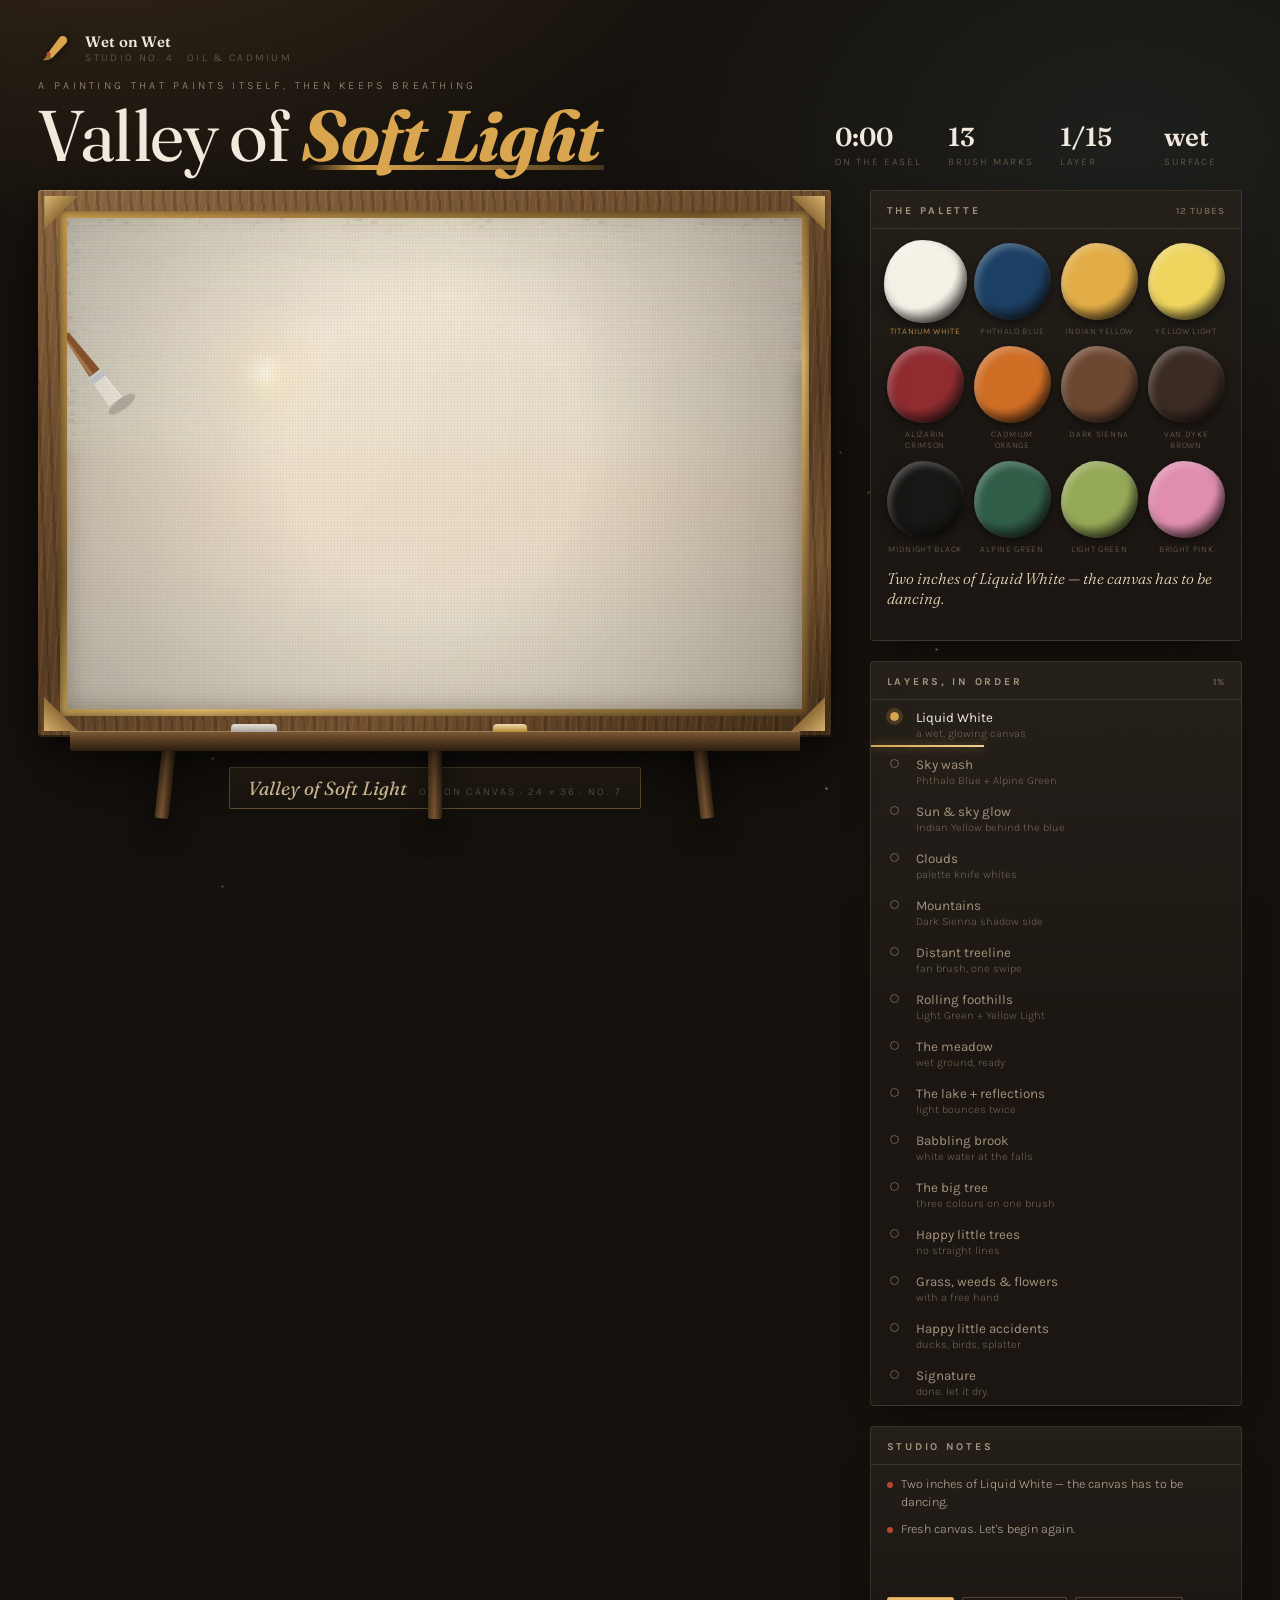
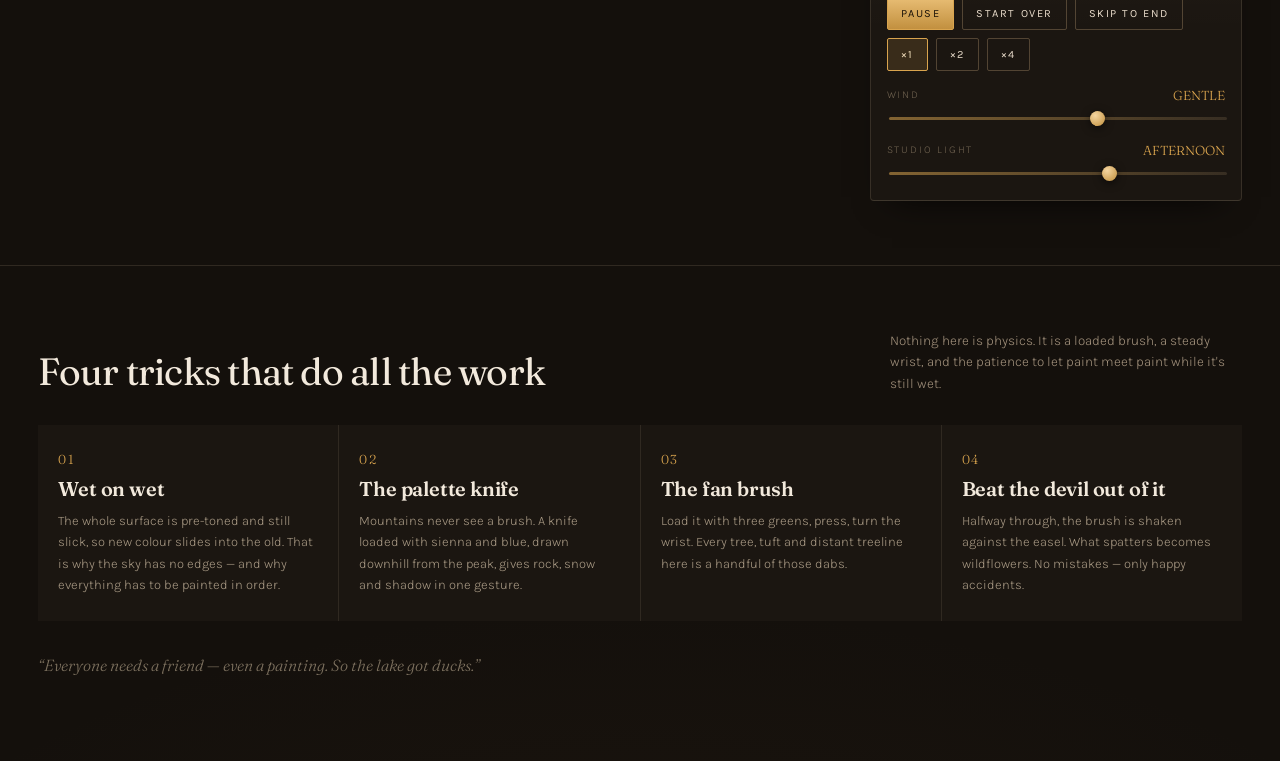
<file: models/qwen3.8-flash-next-iq3_s_128k_strata.html>
<!DOCTYPE html>
<html lang="en">
<head>
<meta charset="utf-8">
<meta name="viewport" content="width=device-width, initial-scale=1">
<title>Valley of Soft Light — Wet-on-Wet Studio</title>
<link rel="preconnect" href="https://fonts.googleapis.com">
<link rel="preconnect" href="https://fonts.gstatic.com" crossorigin>
<link href="https://fonts.googleapis.com/css2?family=Fraunces:ital,opsz,wght@0,9..144,400;0,9..144,600;0,9..144,800;1,9..144,400;1,9..144,700&family=Karla:wght@300;400;500;700&display=swap" rel="stylesheet">
<style>
:root{
  --studio:#14100c;--panel:#1b1611;--panel-2:#221b14;--ink:#f2e9dc;--muted:#a3927d;--faint:#6f6250;
  --line:rgba(240,215,180,.13);--brass:#d9a44e;--oxide:#b5482f;--sage:#87a570;
  --disp:"Fraunces",Georgia,"Times New Roman",serif;--body:"Karla","Helvetica Neue",system-ui,sans-serif;
}
*{box-sizing:border-box}html,body{margin:0}html{scroll-behavior:smooth}
body{background:
  radial-gradient(1100px 700px at 8% -8%,rgba(255,183,96,.16),transparent 62%),
  radial-gradient(900px 620px at 88% 6%,rgba(120,170,190,.09),transparent 60%),
  radial-gradient(1400px 900px at 50% 120%,rgba(90,60,30,.18),transparent 70%),var(--studio);
  color:var(--ink);font-family:var(--body);font-weight:300;min-height:100vh;overflow-x:hidden}
body::before{content:"";position:fixed;inset:0;pointer-events:none;z-index:60;opacity:.05;mix-blend-mode:overlay;
  background-image:url("data:image/svg+xml;utf8,<svg xmlns='http://www.w3.org/2000/svg' width='180' height='180'><filter id='n'><feTurbulence type='fractalNoise' baseFrequency='0.8' numOctaves='3'/></filter><rect width='180' height='180' filter='url(%23n)'/></svg>")}
.motes{position:fixed;inset:0;pointer-events:none;z-index:2;overflow:hidden}
.mote{position:absolute;width:3px;height:3px;border-radius:50%;background:radial-gradient(circle,rgba(255,225,180,.9),rgba(255,200,140,0));animation:drift linear infinite;opacity:.5}
@keyframes drift{0%{transform:translate3d(0,0,0) scale(.6);opacity:0}10%{opacity:.55}90%{opacity:.35}100%{transform:translate3d(60px,-140px,0) scale(1.2);opacity:0}}
.masthead{position:relative;z-index:5;display:grid;grid-template-columns:minmax(0,1fr) auto;align-items:end;gap:24px;padding:clamp(18px,2.4vw,34px) clamp(16px,3vw,44px) clamp(14px,1.6vw,22px)}
.brand{display:flex;align-items:center;gap:13px;margin-bottom:14px}
.brand svg{width:34px;height:34px;flex:none;filter:drop-shadow(0 2px 4px rgba(0,0,0,.5))}
.brand b{display:block;font-family:var(--disp);font-weight:600;font-size:15px;letter-spacing:.02em}
.brand small{display:block;font-size:10.5px;letter-spacing:.22em;text-transform:uppercase;color:var(--faint)}
h1{margin:0;font-family:var(--disp);font-weight:400;font-size:clamp(34px,5.6vw,74px);line-height:.94;letter-spacing:-.022em;text-wrap:balance}
h1 em{font-style:italic;font-weight:700;color:var(--brass);position:relative}
h1 em::after{content:"";position:absolute;left:2%;right:-1%;bottom:.12em;height:.07em;background:linear-gradient(90deg,transparent,var(--brass) 18%,rgba(217,164,78,.25));transform:scaleX(0);transform-origin:left;animation:sweep 1.5s .5s cubic-bezier(.2,.8,.2,1) forwards}
@keyframes sweep{to{transform:scaleX(1)}}
.kicker{font-size:11px;letter-spacing:.3em;text-transform:uppercase;color:var(--muted);margin:0 0 10px}
.mast-meta{display:flex;gap:26px;align-items:flex-end;flex-wrap:wrap}
.stat{min-width:78px}
.stat b{display:block;font-family:var(--disp);font-weight:600;font-size:26px;line-height:1;font-variant-numeric:tabular-nums}
.stat span{font-size:10px;letter-spacing:.2em;text-transform:uppercase;color:var(--faint)}
@media(max-width:900px){.masthead{grid-template-columns:1fr}.mast-meta{margin-top:6px}}
.stage{position:relative;z-index:4;display:grid;grid-template-columns:minmax(0,1fr) 372px;gap:clamp(20px,3vw,48px);align-items:start;padding:0 clamp(16px,3vw,44px) clamp(40px,5vw,72px)}
@media(max-width:1120px){.stage{grid-template-columns:1fr}}
.easel{position:relative;display:flex;flex-direction:column;align-items:center}
.legwrap{position:absolute;inset:auto 0 -10px 0;height:210px;pointer-events:none;z-index:0}
.leg{position:absolute;bottom:0;width:14px;height:200px;border-radius:3px;background:linear-gradient(90deg,#4a3420,#7a5733 45%,#33220f);box-shadow:0 12px 24px rgba(0,0,0,.55)}
.leg.l{left:16%;transform:rotate(6deg)}.leg.r{right:16%;transform:rotate(-6deg)}.leg.c{left:calc(50% - 7px);height:210px}
.frame{position:relative;z-index:2;width:min(100%,calc((min(64vh,640px) + 44px) * 1.5));padding:clamp(16px,1.7vw,26px);border-radius:3px;
  background:repeating-linear-gradient(94deg,rgba(255,225,180,.05) 0 2px,transparent 2px 7px),
    repeating-linear-gradient(88deg,rgba(0,0,0,.16) 0 3px,transparent 3px 11px),
    linear-gradient(160deg,#8a6440 0%,#6d4c2c 30%,#553a22 58%,#714f2d 78%,#3c2814 100%);
  box-shadow:0 46px 70px -26px rgba(0,0,0,.85),0 8px 24px rgba(0,0,0,.5),inset 0 1px 0 rgba(255,225,180,.3),inset 0 -2px 0 rgba(0,0,0,.5);
  transition:box-shadow .6s ease,transform .6s cubic-bezier(.2,.8,.2,1)}
.frame:hover{transform:translateY(-3px)}
.liner{padding:7px;border-radius:2px;background:linear-gradient(150deg,#c99a4e,#7d5c2c 40%,#e0b869 62%,#6a4d24);box-shadow:inset 0 0 8px rgba(0,0,0,.55)}
.artwrap{position:relative;background:#efe7d6;box-shadow:inset 0 0 22px rgba(60,40,20,.35)}
canvas#art{display:block;width:100%;height:auto;aspect-ratio:3/2}
.weave{position:absolute;inset:0;pointer-events:none;mix-blend-mode:multiply;opacity:.085;
  background-image:repeating-linear-gradient(0deg,rgba(80,60,40,.5) 0 1px,transparent 1px 3px),repeating-linear-gradient(90deg,rgba(80,60,40,.5) 0 1px,transparent 1px 3px)}
.sheen{position:absolute;inset:0;pointer-events:none;background:linear-gradient(118deg,rgba(255,255,255,.10),rgba(255,255,255,0) 42%,rgba(0,0,0,.10));mix-blend-mode:overlay}
.cnr{position:absolute;width:34px;height:34px;pointer-events:none;background:linear-gradient(135deg,#e3bd74,#8d6a33 55%,#4d3718);clip-path:polygon(0 0,100% 0,0 100%);opacity:.9}
.cnr.tr{top:6px;right:6px;transform:rotate(90deg)}.cnr.tl{top:6px;left:6px}.cnr.bl{bottom:6px;left:6px;transform:rotate(270deg)}.cnr.br{bottom:6px;right:6px;transform:rotate(180deg)}
.tray{position:relative;z-index:3;margin-top:-6px;width:min(100%,calc(100% - 8%));height:20px;border-radius:2px;background:linear-gradient(180deg,#7d5a35,#4b331c 60%,#2c1d0f);box-shadow:0 16px 26px -12px rgba(0,0,0,.8),inset 0 1px 0 rgba(255,222,175,.25)}
.tray::before,.tray::after{content:"";position:absolute;top:-7px;height:8px;width:46px;border-radius:4px 4px 0 0;background:linear-gradient(180deg,#e6e2d8,#a8a29a)}
.tray::before{left:22%}.tray::after{left:58%;width:34px;background:linear-gradient(180deg,#f0dcae,#b5842f)}
.plate{margin-top:16px;display:flex;align-items:baseline;gap:12px;flex-wrap:wrap;justify-content:center;padding:8px 18px;border:1px solid rgba(226,183,111,.34);border-radius:2px;background:linear-gradient(180deg,rgba(226,183,111,.10),rgba(226,183,111,.02))}
.plate b{font-family:var(--disp);font-style:italic;font-weight:400;font-size:19px;color:#e9d3a8}
.plate span{font-size:10.5px;letter-spacing:.2em;text-transform:uppercase;color:var(--faint)}
.rail{display:flex;flex-direction:column;gap:20px;position:sticky;top:18px}
@media(max-width:1120px){.rail{position:static}}
.card{border:1px solid var(--line);border-radius:4px;background:linear-gradient(180deg,rgba(255,235,205,.045),rgba(255,235,205,0) 55%),var(--panel);box-shadow:0 18px 34px -22px rgba(0,0,0,.9)}
.card h2{margin:0;padding:13px 16px 11px;font-family:var(--body);font-weight:700;font-size:10.5px;letter-spacing:.26em;text-transform:uppercase;color:var(--muted);border-bottom:1px solid var(--line);display:flex;justify-content:space-between;align-items:center;gap:8px}
.card h2 i{font-style:normal;color:var(--faint);letter-spacing:.1em;font-size:9.5px}
.pad{padding:14px 16px}
.paints{display:grid;grid-template-columns:repeat(4,1fr);gap:10px}
.pt{display:flex;flex-direction:column;align-items:center;gap:6px;cursor:default;transition:transform .35s cubic-bezier(.2,.8,.2,1)}
.pt .blob{width:100%;aspect-ratio:1;border-radius:46% 54% 52% 48%/54% 46% 54% 46%;box-shadow:inset -3px -5px 8px rgba(0,0,0,.45),inset 3px 4px 7px rgba(255,255,255,.28),0 3px 8px rgba(0,0,0,.5);transition:box-shadow .4s ease,transform .4s cubic-bezier(.2,.8,.2,1)}
.pt small{font-size:8.6px;letter-spacing:.08em;text-transform:uppercase;color:var(--faint);text-align:center;line-height:1.25}
.pt:hover{transform:translateY(-3px)}
.pt.on .blob{animation:wet 2.4s ease-in-out infinite;transform:scale(1.08)}
.pt.on small{color:var(--brass)}
@keyframes wet{0%,100%{box-shadow:inset -3px -5px 8px rgba(0,0,0,.45),inset 3px 4px 7px rgba(255,255,255,.3),0 0 0 0 rgba(217,164,78,.55)}50%{box-shadow:inset -3px -5px 8px rgba(0,0,0,.45),inset 3px 4px 7px rgba(255,255,255,.35),0 0 0 5px rgba(217,164,78,0)}}
.mixing{margin-top:14px;font-family:var(--disp);font-style:italic;font-size:15.5px;color:#e9d9bd;line-height:1.35;min-height:2.4em}
.steps{list-style:none;margin:0;padding:0}
.steps li{display:grid;grid-template-columns:18px 1fr;gap:11px;align-items:start;padding:7px 16px;position:relative;transition:background .3s ease}
.steps li:hover{background:rgba(255,235,205,.035)}
.steps .dot{width:9px;height:9px;border-radius:50%;margin:5px 0 0 3px;border:1px solid rgba(226,190,140,.4);transition:all .4s cubic-bezier(.2,.8,.2,1)}
.steps li.done .dot{background:var(--sage);border-color:var(--sage);box-shadow:0 0 0 3px rgba(135,165,112,.15)}
.steps li.now .dot{background:var(--brass);border-color:var(--brass);box-shadow:0 0 0 4px rgba(217,164,78,.2)}
.steps b{font-weight:400;font-size:13.4px;color:var(--muted)}
.steps li.now b{color:var(--ink)}.steps li.done b{color:#c9bdaa}
.steps em{display:block;font-style:normal;font-size:11px;color:var(--faint);margin-top:1px}
.bar{position:absolute;left:0;bottom:0;height:2px;width:0;background:linear-gradient(90deg,var(--brass),#f0cf90)}
.steps li.now .bar{box-shadow:0 0 10px rgba(217,164,78,.6)}
.log{list-style:none;margin:0;padding:10px 16px 14px;display:flex;flex-direction:column;gap:9px;min-height:118px}
.log li{font-size:12.6px;line-height:1.45;color:#b9ab96;padding-left:14px;position:relative;animation:logIn .5s cubic-bezier(.2,.8,.2,1) both}
.log li::before{content:"";position:absolute;left:0;top:7px;width:6px;height:6px;border-radius:50%;background:var(--oxide)}
.log li:nth-child(n+3){opacity:.62}.log li:nth-child(n+5){opacity:.36}
@keyframes logIn{from{opacity:0;transform:translateX(-8px)}}
.ctrls{display:flex;flex-wrap:wrap;gap:8px;padding:14px 16px 4px}
button{font-family:var(--body);font-size:11px;letter-spacing:.14em;text-transform:uppercase;color:#e9dccb;background:transparent;border:1px solid rgba(226,190,140,.28);border-radius:2px;padding:9px 13px;cursor:pointer;position:relative;overflow:hidden;transition:color .3s ease,border-color .3s ease,transform .25s cubic-bezier(.2,.8,.2,1)}
button::after{content:"";position:absolute;inset:0;background:linear-gradient(180deg,rgba(217,164,78,.22),rgba(217,164,78,.05));transform:translateY(101%);transition:transform .32s cubic-bezier(.2,.8,.2,1)}
button:hover{color:#fff;border-color:rgba(217,164,78,.75);transform:translateY(-2px)}
button:hover::after{transform:translateY(0)}
button.solid{border-color:var(--brass);color:#1a1208;background:linear-gradient(180deg,#e8bd74,#c2903f)}
button.solid:hover{color:#120c05}
button[aria-pressed="true"]{background:rgba(217,164,78,.16);border-color:var(--brass);color:#f2dfbc}
button span{position:relative;z-index:1}
.sliders{padding:12px 16px 16px;display:flex;flex-direction:column;gap:13px}
.sld{display:grid;grid-template-columns:1fr auto;gap:6px;align-items:center;font-size:10.5px;letter-spacing:.18em;text-transform:uppercase;color:var(--faint)}
.sld output{font-family:var(--disp);font-size:13px;color:var(--brass);letter-spacing:0}
.sld input{grid-column:1/-1}
input[type=range]{-webkit-appearance:none;appearance:none;width:100%;height:16px;background:transparent;cursor:pointer}
input[type=range]::-webkit-slider-runnable-track{height:3px;background:linear-gradient(90deg,rgba(217,164,78,.55),rgba(226,190,140,.14));border-radius:2px}
input[type=range]::-webkit-slider-thumb{-webkit-appearance:none;width:15px;height:15px;margin-top:-6px;border-radius:50%;background:radial-gradient(circle at 35% 30%,#f4d5a0,#c08f3c);box-shadow:0 2px 8px rgba(0,0,0,.6);transition:transform .2s}
input[type=range]:hover::-webkit-slider-thumb{transform:scale(1.18)}
input[type=range]::-moz-range-track{height:3px;background:rgba(217,164,78,.35);border-radius:2px}
input[type=range]::-moz-range-thumb{width:14px;height:14px;border:0;border-radius:50%;background:#d7a44d}
.notes{position:relative;z-index:4;border-top:1px solid var(--line);padding:clamp(34px,5vw,64px) clamp(16px,3vw,44px) 70px}
.notes-head{display:flex;align-items:flex-end;justify-content:space-between;gap:22px;flex-wrap:wrap;margin-bottom:30px}
.notes-head h3{margin:0;font-family:var(--disp);font-weight:400;font-size:clamp(22px,3.2vw,38px);letter-spacing:-.02em}
.notes-head p{margin:0;max-width:44ch;color:var(--muted);font-size:13.5px;line-height:1.6}
.grid{display:grid;grid-template-columns:repeat(auto-fit,minmax(215px,1fr));gap:1px;background:var(--line)}
.tcard{background:var(--panel);padding:24px 20px 26px;position:relative;transition:background .4s ease,transform .4s cubic-bezier(.2,.8,.2,1)}
.tcard:hover{background:var(--panel-2);transform:translateY(-4px)}
.tcard i{font-family:var(--disp);font-style:normal;font-size:13px;color:var(--brass);letter-spacing:.1em}
.tcard h4{margin:8px 0 9px;font-family:var(--disp);font-weight:600;font-size:20px;letter-spacing:-.01em}
.tcard p{margin:0;font-size:13px;line-height:1.65;color:#a99a85}
.tcard::after{content:"";position:absolute;left:20px;right:20px;top:0;height:2px;background:var(--brass);transform:scaleX(0);transform-origin:left;transition:transform .5s cubic-bezier(.2,.8,.2,1)}
.tcard:hover::after{transform:scaleX(1)}
.reveal{opacity:0;transform:translateY(22px);transition:opacity .8s ease,transform .8s cubic-bezier(.2,.8,.2,1)}
.reveal.in{opacity:1;transform:none}
.sign-off{margin-top:34px;font-family:var(--disp);font-style:italic;font-size:16px;color:#7d715f}
@media (prefers-reduced-motion:reduce){*{animation-duration:.01ms!important;transition-duration:.01ms!important}.reveal{opacity:1;transform:none}}
</style>
</head>
<body>
<div class="motes" id="motes" aria-hidden="true"></div>
<header class="masthead">
  <div>
    <div class="brand">
      <svg viewBox="0 0 40 40" aria-hidden="true"><path d="M6 34c4-2 5-7 8-11l11-15c2-2.6 5.6-2.8 7.8-.6 2.2 2.2 2 5.8-.6 7.8L17.5 31C13.5 34 8.5 35 6 34z" fill="#d9a44e"/><path d="M6 34c3-1.4 4.4-4.2 6-6.6l4 4C14 32.8 10 34.6 6 34z" fill="#8f6a30"/><circle cx="12.4" cy="27.2" r="2.6" fill="#b5482f"/></svg>
      <div><b>Wet&nbsp;on&nbsp;Wet</b><small>Studio No. 4 · Oil &amp; Cadmium</small></div>
    </div>
    <p class="kicker">A painting that paints itself, then keeps breathing</p>
    <h1>Valley of <em>Soft Light</em></h1>
  </div>
  <div class="mast-meta">
    <div class="stat"><b id="sTime">0:00</b><span>on the easel</span></div>
    <div class="stat"><b id="sStrokes">0</b><span>brush marks</span></div>
    <div class="stat"><b id="sLayer">1/15</b><span>layer</span></div>
    <div class="stat"><b id="sState">wet</b><span>surface</span></div>
  </div>
</header>

<main class="stage">
  <div class="easel">
    <div class="legwrap" aria-hidden="true"><span class="leg l"></span><span class="leg r"></span><span class="leg c"></span></div>
    <div class="frame">
      <span class="cnr tl"></span><span class="cnr tr"></span><span class="cnr bl"></span><span class="cnr br"></span>
      <div class="liner"><div class="artwrap">
        <canvas id="art" role="img" aria-label="An animated oil landscape: mountains, a lake, a stream, swaying trees, drifting clouds, birds and ducks."></canvas>
        <div class="weave"></div><div class="sheen"></div>
      </div></div>
    </div>
    <div class="tray" aria-hidden="true"></div>
    <div class="plate"><b>Valley of Soft Light</b><span>oil on canvas · 24 × 36 · no. 7</span></div>
  </div>

  <aside class="rail">
    <section class="card"><h2>The Palette <i id="pCount"></i></h2>
      <div class="pad"><div class="paints" id="paints"></div><p class="mixing" id="mixing">Two inches of Liquid White across the canvas.</p></div>
    </section>
    <section class="card"><h2>Layers, in order <i id="pPct">0%</i></h2><ol class="steps" id="steps"></ol></section>
    <section class="card">
      <h2>Studio notes</h2><ul class="log" id="log"></ul>
      <div class="ctrls">
        <button class="solid" id="bPlay"><span>Pause</span></button>
        <button id="bReplay"><span>Start over</span></button>
        <button id="bSkip"><span>Skip to end</span></button>
        <button id="b1" aria-pressed="true"><span>×1</span></button>
        <button id="b2" aria-pressed="false"><span>×2</span></button>
        <button id="b4" aria-pressed="false"><span>×4</span></button>
      </div>
      <div class="sliders">
        <div class="sld"><label for="wind">Wind</label><output id="oWind">gentle</output><input type="range" id="wind" min="0" max="160" value="100"></div>
        <div class="sld"><label for="light">Studio light</label><output id="oLight">afternoon</output><input type="range" id="light" min="0" max="100" value="66"></div>
      </div>
    </section>
  </aside>
</main>

<section class="notes">
  <div class="notes-head"><h3>Four tricks that do all the work</h3>
    <p>Nothing here is physics. It is a loaded brush, a steady wrist, and the patience to let paint meet paint while it's still wet.</p></div>
  <div class="grid">
    <article class="tcard reveal"><i>01</i><h4>Wet on wet</h4><p>The whole surface is pre-toned and still slick, so new colour slides into the old. That is why the sky has no edges — and why everything has to be painted in order.</p></article>
    <article class="tcard reveal"><i>02</i><h4>The palette knife</h4><p>Mountains never see a brush. A knife loaded with sienna and blue, drawn downhill from the peak, gives rock, snow and shadow in one gesture.</p></article>
    <article class="tcard reveal"><i>03</i><h4>The fan brush</h4><p>Load it with three greens, press, turn the wrist. Every tree, tuft and distant treeline here is a handful of those dabs.</p></article>
    <article class="tcard reveal"><i>04</i><h4>Beat the devil out of it</h4><p>Halfway through, the brush is shaken against the easel. What spatters becomes wildflowers. No mistakes — only happy accidents.</p></article>
  </div>
  <p class="sign-off">“Everyone needs a friend — even a painting. So the lake got ducks.”</p>
</section>

<script>
"use strict";
/* ============ 0 · UTILITIES ============ */
const clamp=(v,a,b)=>v<a?a:v>b?b:v, lerp=(a,b,k)=>a+(b-a)*k;
function mulberry32(s){return function(){s|=0;s=s+0x6D2B79F5|0;let t=Math.imul(s^s>>>15,1|s);t=t+Math.imul(t^t>>>7,61|t)^t;return((t^t>>>14)>>>0)/4294967296}}
let rnd=mulberry32(20240517);
const rr=(a,b)=>a+rnd()*(b-a), ri=(a,b)=>Math.floor(rr(a,b+1)), pick=a=>a[Math.floor(rnd()*a.length)];
const ease=k=>1-Math.pow(1-k,3);
/* colour normaliser — accepts [r,g,b], "#rrggbb" or "rgb(r,g,b)" and always returns an array */
function asArr(c){
  if(Array.isArray(c))return c;
  if(typeof c==="string"){
    if(c.charCodeAt(0)===35){const n=parseInt(c.slice(1),16);return[(n>>16)&255,(n>>8)&255,n&255]}
    if(c.indexOf("rgb")===0){const m=c.match(/[\d.]+/g);if(m)return[+m[0],+m[1],+m[2]]}
    return [200,196,186];
  }
  return [200,196,186];
}
const rgba=(c,a)=>"rgba("+(c[0]|0)+","+(c[1]|0)+","+(c[2]|0)+","+a+")";
const mix=(a,b,k)=>{a=asArr(a);b=asArr(b);return[lerp(a[0],b[0],k),lerp(a[1],b[1],k),lerp(a[2],b[2],k)]};
const jit=(c,a,b)=>{c=asArr(c);return[c[0]+rr(a,b),c[1]+rr(a,b),c[2]+rr(a,b)]};
const ck=c=>{const a=asArr(c);return Math.round(a[0])+","+Math.round(a[1])+","+Math.round(a[2])};

/* ============ 1 · SCENE ============ */
const W=1200,H=800,HZ=420,SUN={x:322,y:252,r:34},LAKE_TOP=462;
function mkLayer(){const c=document.createElement("canvas");c.width=W;c.height=H;const g=c.getContext("2d");g.lineCap="round";g.lineJoin="round";return{c,g}}
const L={bg:mkLayer(),mid:mkLayer(),water:mkLayer(),fg:mkLayer()};
const lakeP=new Path2D();
lakeP.moveTo(186,478);lakeP.quadraticCurveTo(196,456,300,456);
lakeP.lineTo(520,454);lakeP.lineTo(760,458);lakeP.lineTo(980,455);lakeP.lineTo(1112,458);
lakeP.quadraticCurveTo(1140,512,1062,588);
lakeP.lineTo(900,600);lakeP.lineTo(700,592);lakeP.lineTo(560,604);lakeP.lineTo(430,589);
lakeP.lineTo(330,590);lakeP.quadraticCurveTo(236,566,186,478);
const streamP=new Path2D();
streamP.moveTo(296,584);streamP.bezierCurveTo(258,662,196,724,142,800);streamP.lineTo(330,800);
streamP.bezierCurveTo(356,722,394,652,430,586);streamP.lineTo(296,584);
const inWater=(x,y)=>L.water.g.isPointInPath(lakeP,x,y)||L.water.g.isPointInPath(streamP,x,y);

/* ============ 2 · OIL COLOURS ============ */
const P={white:[245,241,230],warmWhite:[238,230,211],cream:[239,230,209],
 phth:[27,63,99],phthDeep:[19,44,71],blueGrey:[111,143,174],paleSky:[200,207,200],horizon:[230,217,184],
 snow:[238,242,242],mtnLight:[147,165,180],mtnMid:[104,101,122],mtnShad:[74,64,70],
 sienna:[107,70,48],umber:[59,43,33],indigo:[58,63,92],
 treeline:[36,58,53],treelineLt:[74,106,82],treelineDk:[21,34,33],
 hill:[124,134,72],hillDk:[77,95,54],hillLt:[166,172,99],
 meadow:[139,152,80],meadowLt:[192,199,120],meadowDk:[63,85,48],sap:[74,107,57],
 lakeFar:[167,188,203],lakeMid:[125,156,178],lakeNear:[84,116,140],
 trunk:[75,51,35],trunkLt:[127,92,58],trunkDk:[38,24,15],
 leafA:[233,223,157],leafB:[185,199,113],leafC:[111,155,85],leafD:[56,98,74],leafE:[242,242,214],
 ever:[47,75,60],everDk:[28,50,39],everLt:[82,123,86],
 pink:[224,140,174],pinkLt:[240,195,211],gold:[232,191,74],
 rock:[106,97,87],rockLt:[156,145,132],rockDk:[59,53,47],bird:[38,40,44]};
const FOL=[[P.leafD,P.leafC,P.leafB],[P.leafC,P.leafB,P.leafA],[P.leafB,P.leafA,P.leafE],[P.leafD,P.leafD,P.leafC]];
const EVER=[P.everDk,P.ever,P.everLt];

/* ============ 3 · BRUSH SPRITES (baked once) ============ */
const SPR=new Map();
function spr(key,w,h,fn){
  let s=SPR.get(key);if(s)return s;
  const c=document.createElement("canvas");c.width=Math.max(2,Math.round(w));c.height=Math.max(2,Math.round(h));
  const g=c.getContext("2d");g.lineCap="round";fn(g,c.width,c.height);SPR.set(key,c);return c;
}
function featherEdge(g,w,h,v,hz){
  g.globalCompositeOperation="destination-in";
  let lg=g.createLinearGradient(0,0,0,h);
  lg.addColorStop(0,"rgba(0,0,0,0)");lg.addColorStop(v,"#000");lg.addColorStop(1-v,"#000");lg.addColorStop(1,"rgba(0,0,0,0)");
  g.fillStyle=lg;g.fillRect(0,0,w,h);
  lg=g.createLinearGradient(0,0,w,0);
  lg.addColorStop(0,"rgba(0,0,0,0)");lg.addColorStop(hz,"#000");lg.addColorStop(1-hz,"#000");lg.addColorStop(1,"rgba(0,0,0,0)");
  g.fillStyle=lg;g.fillRect(0,0,w,h);g.globalCompositeOperation="source-over";
}
function featherBlob(g,w,h,core){
  g.globalCompositeOperation="destination-in";
  g.save();g.translate(w/2,h/2);g.scale(1,h/w);
  const r=w*0.52,rg=g.createRadialGradient(0,0,w*core,0,0,r);
  rg.addColorStop(0,"#fff");rg.addColorStop(1,"rgba(255,255,255,0)");
  g.fillStyle=rg;g.beginPath();g.arc(0,0,r,0,7);g.fill();g.restore();
  g.globalCompositeOperation="source-over";
}
/* 2-inch flat brush */
function washS(col,band){
  const key="w|"+ck(col)+"|"+band;
  return spr(key,420,120,(g,w,h)=>{
    const base=asArr(col),cs=[jit(base,-9,9),base.slice(),jit(base,-6,12),mix(base,[255,255,255],.16)];
    for(let y=0;y<h;y+=3){
      g.fillStyle=rgba(cs[Math.floor(rnd()*cs.length)],rr(.42,.95));
      let x=0;while(x<w){const len=rr(40,150);g.fillRect(x,y,len,3.6);x+=len+rr(0,16)}
    }
    featherEdge(g,w,h,.18,.14);
  });
}
/* fan-brush dab, loaded with 2-4 colours */
function dabS(cols,size){
  const key="d|"+cols.map(ck).join("+")+"|"+Math.round(size);
  return spr(key,size*1.7,size,(g,w,h)=>{
    const n=Math.max(9,Math.round(h/2.6));
    for(let i=0;i<n;i++){
      const yy=(i+.5)/n;
      const c=cols[Math.min(cols.length-1,Math.floor(yy*cols.length))];
      g.strokeStyle=rgba(jit(c,-6,6),rr(.62,.95));g.lineWidth=(h/n)*rr(1.1,1.55);
      g.beginPath();g.moveTo(w*.05,h*yy+rr(-2,2));g.quadraticCurveTo(w*.5,h*yy+rr(-3,3),w*.95,h*yy+rr(-2,2));g.stroke();
    }
    featherBlob(g,w,h,.36);
  });
}
/* palette-knife streak */
function knifeS(cols){
  const key="k|"+cols.map(ck).join("+");
  return spr(key,220,46,(g,w,h)=>{
    for(let i=0;i<14;i++){
      const yy=(i+.5)/14,c=cols[Math.min(cols.length-1,Math.floor(yy*cols.length))];
      g.strokeStyle=rgba(jit(c,-5,5),rr(.6,.95));g.lineWidth=(h/14)*rr(1.1,1.5);
      g.beginPath();g.moveTo(w*.04,h*yy+rr(-3,3));
      g.bezierCurveTo(w*.35,h*yy+rr(-5,5),w*.65,h*yy+rr(-5,5),w*.96,h*yy+rr(-3,3));g.stroke();
    }
    featherBlob(g,w,h,.3);
  });
}
function bladeS(col){
  const key="b|"+ck(col);
  return spr(key,24,72,(g,w,h)=>{
    g.fillStyle=rgba(jit(col,-8,10),.94);
    g.beginPath();g.moveTo(2.5,h-1.5);g.quadraticCurveTo(w*.3,h*.5,w-2,2);
    g.quadraticCurveTo(w*.36,h*.56,6.5,h-1);g.closePath();g.fill();
    g.strokeStyle=rgba(mix(col,[255,255,255],.35),.5);g.lineWidth=1;
    g.beginPath();g.moveTo(4,h-2);g.quadraticCurveTo(w*.32,h*.52,w-3,3);g.stroke();
  });
}
function dotS(col){
  const key="t|"+ck(col);
  return spr(key,34,34,(g,w,h)=>{
    const rg=g.createRadialGradient(w*.42,h*.4,1,w/2,h/2,w/2);
    rg.addColorStop(0,rgba(jit(col,-4,10),1));rg.addColorStop(.55,rgba(col,.95));rg.addColorStop(1,rgba(col,0));
    g.fillStyle=rg;g.beginPath();g.arc(w/2,h/2,w/2,0,7);g.fill();
  });
}
/* shared living sprites */
let S_CLOUD_D,S_CLOUD_L,S_MIST,S_SHIM,S_FOAM,S_LEAF,S_WHITE;
function bakeLiving(){
  S_CLOUD_D=knifeS([mix(P.blueGrey,P.white,.35),mix(P.paleSky,P.white,.5),P.warmWhite]);
  S_CLOUD_L=knifeS([P.warmWhite,P.white,P.white,mix(P.white,P.gold,.2)]);
  S_MIST=washS([234,233,224],2);
  S_SHIM=knifeS([mix(P.lakeFar,P.white,.6),P.warmWhite,mix(P.lakeFar,P.white,.3)]);
  S_FOAM=knifeS([P.white,P.white,P.warmWhite]);
  S_LEAF=dabS([P.leafA,P.leafB,P.gold],9);
  S_WHITE=dotS(P.white);
}
function put(g,img,cx,cy,w,h,rot,a){
  if(w<=0||h<=0)return;
  g.save();g.translate(cx,cy);if(rot)g.rotate(rot);
  if(a!==undefined)g.globalAlpha=a;
  g.drawImage(img,-w/2,-h/2,w,h);g.restore();
}

/* ============ 4 · TIMELINE ============ */
let clock=0,speed=1,playing=true,T=0,mi=0,lastStep=-1,instant=false;
const marks=[];
function mark(t,layer,fn,x,y,brush){marks.push({t,layer,fn,x:x||0,y:y||0,brush:brush||"round"})}
const LV={clouds:[],foliage:[],grass:[],flowers:[],birds:[],ducks:[],leaves:[],shimmer:[],foam:[],sparkles:[]};
const steps=[
 {id:"tone",label:"Liquid White",sub:"a wet, glowing canvas",dur:3200,paints:[0],msg:"Two inches of Liquid White — the canvas has to be dancing."},
 {id:"sky",label:"Sky wash",sub:"Phthalo Blue + Alpine Green",dur:10500,paints:[1,9,0,3],msg:"Phthalo Blue, a touch of Alpine Green, blend it soft."},
 {id:"sun",label:"Sun & sky glow",sub:"Indian Yellow behind the blue",dur:4200,paints:[2,0,3],msg:"Let the sun shine through. Nobody's listening."},
 {id:"clouds",label:"Clouds",sub:"palette knife whites",dur:8200,paints:[0,1,3],msg:"Palette knife only. Now go — no worries."},
 {id:"mtn",label:"Mountains",sub:"Dark Sienna shadow side",dur:13000,paints:[6,1,5,0],msg:"Big peaks. Very quiet people. Let them be quiet."},
 {id:"trees-d",label:"Distant treeline",sub:"fan brush, one swipe",dur:7000,paints:[9,7,0],msg:"Load the fan brush and beat the devil out of it."},
 {id:"hills",label:"Rolling foothills",sub:"Light Green + Yellow Light",dur:6200,paints:[10,2,3],msg:"Rolling hills, just because they want to be there."},
 {id:"meadow",label:"The meadow",sub:"wet ground, ready",dur:9000,paints:[10,2,4,7],msg:"Ground first. Colour goes down in the direction it grows."},
 {id:"lake",label:"The lake + reflections",sub:"light bounces twice",dur:9500,paints:[1,0,3,8],msg:"Reflections. Light bouncing off the water, soft as a whisper."},
 {id:"stream",label:"Babbling brook",sub:"white water at the falls",dur:8000,paints:[0,1,8],msg:"A little brook. Water never stops talking."},
 {id:"bigtree",label:"The big tree",sub:"three colours on one brush",dur:10500,paints:[9,10,2,6],msg:"Everyone needs a friend. This one has been here a while."},
 {id:"trees",label:"Happy little trees",sub:"no straight lines",dur:9000,paints:[9,10,11,7],msg:"Happy little trees. They can be any size they want."},
 {id:"grass",label:"Grass, weeds & flowers",sub:"with a free hand",dur:8500,paints:[10,3,11,0],msg:"Tall grass — free hand, and pretty little flowers."},
 {id:"friends",label:"Happy little accidents",sub:"ducks, birds, splatter",dur:6000,paints:[11,3,0],msg:"Happy accidents. That one's not a mistake — it's a friend."},
 {id:"sign",label:"Signature",sub:"done. let it dry.",dur:4500,paints:[6],msg:"Signed. You can do anything you want in here."}
];
let TOTAL=0;steps.forEach(s=>{s.t0=TOTAL;TOTAL+=s.dur;s.t1=TOTAL});
const PAINTS=[["Titanium White","#f5f1e6"],["Phthalo Blue","#1b3f63"],["Indian Yellow","#e2ac45"],["Yellow Light","#efd45c"],
 ["Alizarin Crimson","#8e2b2f"],["Cadmium Orange","#cf6c24"],["Dark Sienna","#6b4630"],["Van Dyke Brown","#3a2b22"],
 ["Midnight Black","#171614"],["Alpine Green","#2f5c46"],["Light Green","#93a855"],["Bright Pink","#e08cae"]];

/* ============ 5 · PAINTING ============ */
const skyStop=y=>{
  const t=clamp((y+30)/(HZ+40),0,1);
  if(t<.42)return mix(P.phthDeep,P.phth,t/.42);
  if(t<.72)return mix(P.phth,P.blueGrey,(t-.42)/.3);
  if(t<.9)return mix(P.blueGrey,P.paleSky,(t-.72)/.18);
  return mix(P.paleSky,P.horizon,(t-.9)/.1);
};
function paintTone(t0,dur){
  const rows=7,cols=6;
  for(let r=0;r<rows;r++)for(let c=0;c<cols;c++){
    const x=(c+.5)*W/cols+rr(-24,24),y=(r+.5)*H/rows+rr(-14,14);
    const sp=washS([241,232,214],1+(r%2));
    mark(t0+dur*(r*cols+c)/(rows*cols),"bg",g=>put(g,sp,x,y,330,190,rr(-.02,.02),.9),x,y,"wash");
  }
}
function paintSky(t0,dur){
  const rows=[];
  for(let y=-16;y<HZ+26;y+=24)rows.push(y);
  let idx=0;const plan=[];
  rows.forEach((y,r)=>{for(let x=-30;x<W+30;x+=112)plan.push({x:x,y:y+rr(-6,6),c:jit(skyStop(y),-8,8),band:1+(r%3)})});
  plan.forEach(p=>{
    const sp=washS(p.c,p.band);
    mark(t0+dur*(idx/plan.length),"bg",g=>put(g,sp,p.x,p.y,190,64,rr(-.05,.05),rr(.5,.85)),p.x,p.y,"wash");
    idx++;
  });
  for(let i=0;i<26;i++){
    const y=rr(-10,HZ+10),x=rr(-40,W+40),sp=washS(mix(skyStop(y),P.white,.22),2+(i%3));
    mark(t0+dur*rr(.55,.99),"bg",g=>put(g,sp,x,y,rr(300,520),rr(70,130),rr(-.02,.02),rr(.18,.34)),x,y,"wash");
  }
}
function paintSun(t0,dur){
  mark(t0,"bg",g=>{
    const rg=g.createRadialGradient(SUN.x,SUN.y,4,SUN.x,SUN.y,150);
    rg.addColorStop(0,"rgba(255,247,214,.95)");rg.addColorStop(.35,"rgba(247,222,163,.45)");
    rg.addColorStop(.7,"rgba(236,208,160,.18)");rg.addColorStop(1,"rgba(236,208,160,0)");
    g.fillStyle=rg;g.beginPath();g.arc(SUN.x,SUN.y,150,0,7);g.fill();
  },SUN.x,SUN.y,"round");
  for(let i=0;i<9;i++){
    const a=rr(0,6.28),d=rr(4,44),x=SUN.x+Math.cos(a)*d,y=SUN.y+Math.sin(a)*d,sp=dotS(P.white);
    mark(t0+dur*(i/9),"bg",g=>put(g,sp,x,y,rr(70,120),rr(50,80),rr(0,3),rr(.4,.75)),x,y,"round");
  }
}
function buildClouds(t0,dur){
  const defs=[[120,118,1.15],[340,86,.9],[560,132,1.25],[815,96,.8],[1010,150,1.1],
              [220,196,.7],[660,214,.62],[900,236,.55],[430,258,.5],[1120,66,.75]];
  defs.forEach((d,ci)=>{
    const cx=d[0],cy=d[1],sc=d[2],blobs=[],n=Math.round(7+sc*5);
    for(let i=0;i<n;i++){
      const bx=(i/(n-1)-.5)*190*sc+rr(-16,16);
      const by=Math.abs(Math.sin(i/(n-1)*3.1))*-rr(6,20)*sc+rr(-8,8);
      blobs.push({bx:bx,by:by,rw:rr(70,120)*sc,rh:rr(26,42)*sc,i:i});
    }
    LV.clouds.push({x:cx,y:cy,sc:sc,sp:rr(1.4,3.4)*(rnd()<.5?1:-1)*(.5+sc*.5),blobs:blobs,
      appear:t0+dur*(ci/defs.length)*.85+rr(0,400),grow:dur*.55});
  });
}
const MTS=[{ax:262,ay:330,hw:150,base:444},{ax:576,ay:286,hw:180,base:446},
           {ax:806,ay:212,hw:250,base:450},{ax:1058,ay:290,hw:165,base:448}];
function paintMountains(t0,dur){
  MTS.forEach((m,i)=>{
    const tA=t0+dur*(i/MTS.length),tB=t0+dur*((i+1)/MTS.length);
    mark(tA,"mid",g=>{
      g.fillStyle="rgba(104,101,122,.5)";g.beginPath();
      g.moveTo(m.ax,m.ay);g.lineTo(m.ax+m.hw,m.base);g.lineTo(m.ax-m.hw,m.base);g.closePath();g.fill();
    },m.ax,m.ay,"knife");
    const n=34;
    for(let j=0;j<n;j++){
      const side=rnd()<.5?-1:1,u=rnd();
      const x=m.ax+rr(-.34,.34)*m.hw,y=lerp(m.ay,m.base,rr(.05,.95));
      const lit=(m.ax+rr(-.34,.34)*m.hw)<m.ax;
      const face=lit?[mix(P.mtnLight,P.white,.35),P.mtnLight,P.mtnMid]:[P.mtnMid,P.mtnShad,P.umber];
      const sp=knifeS(face),ang=Math.atan2(m.base-m.ay,(m.ax-side*m.hw)-m.ax)+(side>0?Math.PI:0);
      mark(tA+(tB-tA)*(j/n),"mid",g=>put(g,sp,x,y,rr(46,120)*(1+u*.4),rr(11,26),ang+rr(-.09,.09),rr(.5,.9)),x,y,"knife");
    }
    mark(tB-dur*.02,"mid",g=>{
      const gg=g.createLinearGradient(0,m.base-34,0,m.base+8);
      gg.addColorStop(0,"rgba(40,28,22,0)");gg.addColorStop(1,"rgba(34,24,18,.72)");
      g.fillStyle=gg;g.fillRect(m.ax-m.hw-8,m.base-34,m.hw*2+16,42);
    },m.ax,m.base,"wash");
    const sn=Math.round(m.hw/9);
    for(let j=0;j<sn;j++){
      const u=rr(0,.55),side=rnd()<.62?-1:1;
      const x=m.ax+side*m.hw*u+rr(-6,6),y=lerp(m.ay,m.ay+m.hw*.62,u)+rr(-5,5);
      const sp=knifeS([P.white,P.snow,mix(P.snow,P.mtnLight,.4)]);
      mark(tA+(tB-tA)*(j/sn),"mid",g=>put(g,sp,x,y,rr(20,52),rr(6,14),rr(-.9,-.45)+(side>0?Math.PI*.72:0),rr(.55,.95)),x,y,"knife");
    }
  });
}
function paintTreeline(t0,dur){
  const leaf=[dabS([P.treelineDk,P.treeline,P.treelineLt],16),dabS([P.treelineDk,P.treeline,P.treelineLt],22),dabS([P.treelineDk,P.treeline,P.treelineLt],30)];
  const ev=dabS([P.ever,P.everLt],24);
  let i=0;
  for(let x=8;x<W;x+=rr(9,26)){
    if(x>180&&x<1080&&rnd()<.55)continue;
    const base=rr(452,470),h=rr(22,40),y=base-h*.42,sw=rr(16,34),isEver=rnd()<.3;
    const sp=isEver?ev:leaf[Math.floor(rr(0,3))];
    mark(t0+dur*Math.min(1,i/160),"mid",g=>{
      if(isEver){
        g.fillStyle=rgba(P.everDk,.9);g.beginPath();
        g.moveTo(x,base-h);g.lineTo(x+sw*.34,base);g.lineTo(x-sw*.34,base);g.closePath();g.fill();
      }
      put(g,sp,x,y,sw*1.5,h,rr(-.06,.06),rr(.7,1));
    },x,y,"fan");i++;
  }
  const reed=dabS([P.treelineDk,P.treeline],9);
  for(let j=0;j<60;j++){
    const x=rr(150,1120),y=rr(448,472);
    mark(t0+dur*rr(.8,1),"mid",g=>put(g,reed,x,y,rr(14,26),rr(9,16),0,rr(.5,.8)),x,y,"fan");
  }
}
function paintHills(t0,dur){
  const plan=[];
  for(let r=0;r<8;r++){const y=446+r*10;
    for(let x=-20;x<W+20;x+=90)plan.push({x:x,y:y,c:jit(mix(P.hill,P.hillDk,rnd()*.7),-10,12),band:1+(r%3)})}
  plan.forEach((p,i)=>{const sp=washS(p.c,p.band);
    mark(t0+dur*(i/plan.length),"mid",g=>put(g,sp,p.x,p.y,150,42,rr(-.05,.05),rr(.55,.9)),p.x,p.y,"wash")});
}
function paintMeadow(t0,dur){
  const plan=[];
  for(let y=456;y<812;y+=17)for(let x=-24;x<W+26;x+=96){
    const t=(y-456)/356;let c=mix(P.hill,P.meadow,clamp(t*1.3,0,1));
    if(rnd()<.3)c=mix(c,P.meadowLt,rr(.15,.5));
    if(rnd()<.16)c=mix(c,P.sap,rr(.3,.6));
    plan.push({x:x+rr(-16,16),y:y+rr(-5,5),c:jit(c,-12,14),big:1+(y-456)/300,band:1+(plan.length%3)});
  }
  plan.forEach((p,i)=>{const sp=washS(p.c,p.band);
    mark(t0+dur*(i/plan.length),"mid",g=>put(g,sp,p.x,p.y,120*p.big,36*p.big,rr(-.12,.12),rr(.5,.92)),p.x,p.y,"wash")});
  mark(t0+dur*.96,"mid",g=>{
    const gg=g.createLinearGradient(0,H,0,560);
    gg.addColorStop(0,"rgba(28,34,20,.5)");gg.addColorStop(1,"rgba(28,34,20,0)");
    g.fillStyle=gg;g.fillRect(0,540,W,260);
  },W/2,H,"wash");
}
function paintLake(t0,dur){
  mark(t0,"water",g=>{
    g.save();g.clip(lakeP);
    const gg=g.createLinearGradient(0,LAKE_TOP,0,610);
    gg.addColorStop(0,rgba(P.lakeFar,1));gg.addColorStop(.4,rgba(P.lakeMid,1));gg.addColorStop(1,rgba(P.lakeNear,1));
    g.fillStyle=gg;g.fillRect(0,450,W,170);
    const cg=g.createLinearGradient(SUN.x-70,0,SUN.x+70,0);
    cg.addColorStop(0,"rgba(255,244,206,0)");cg.addColorStop(.5,"rgba(255,244,206,.34)");cg.addColorStop(1,"rgba(255,244,206,0)");
    g.fillStyle=cg;g.fillRect(SUN.x-70,LAKE_TOP,140,150);g.restore();
  },600,530,"wash");
  const strips=[];for(let y=0;y<230;y+=5)strips.push(y);
  strips.forEach((y,i)=>{
    mark(t0+dur*.16+dur*.3*(i/strips.length),"water",g=>{
      g.save();g.clip(lakeP);g.globalAlpha=.34;
      g.drawImage(L.mid.c,0,LAKE_TOP-5-y,W,5,Math.sin(y*.11)*3,LAKE_TOP+y,W,6);g.restore();
    },W*(i/strips.length),520,"wash");
  });
  let idx=0;const plan=[];
  for(let j=0;j<170;j++){
    const x=rr(190,1120),y=rr(466,600);if(!inWater(x,y))continue;
    const c=mix(P.lakeMid,P.lakeNear,clamp((y-LAKE_TOP)/140,0,1));
    plan.push({x:x,y:y,sp:knifeS([mix(c,P.white,.35),c,mix(c,P.blueGrey,.5)])});
  }
  plan.forEach((p,i)=>mark(t0+dur*(.45+.5*(i/plan.length)),"water",
    g=>put(g,p.sp,p.x,p.y,rr(28,110),rr(5,13),rr(-.03,.03),rr(.35,.8)),p.x,p.y,"knife"));
  mark(t0+dur*.98,"water",g=>{
    g.save();g.clip(lakeP);
    g.strokeStyle="rgba(40,60,74,.5)";g.lineWidth=9;g.stroke(lakeP);
    g.strokeStyle="rgba(226,232,224,.22)";g.lineWidth=3;g.stroke(lakeP);g.restore();
  },600,530,"knife");
  for(let j=0;j<130;j++){
    const x=rr(190,1120),y=rr(466,598);if(!inWater(x,y))continue;
    const near=Math.max(0,1-Math.abs(x-SUN.x)/190);
    LV.shimmer.push({x:x,y:y,w:rr(26,120),h:rr(3,8),ph:rr(0,6.28),sp:rr(.4,1.5),
      a:rr(.12,.42)+near*.4,drift:rr(-6,6),appear:t0+dur*rr(.5,1),grow:400});
  }
}
function paintStream(t0,dur){
  mark(t0,"water",g=>{
    g.save();g.clip(streamP);
    const gg=g.createLinearGradient(0,560,0,800);
    gg.addColorStop(0,rgba(mix(P.lakeMid,P.white,.15),1));
    gg.addColorStop(1,rgba(mix(P.lakeNear,P.meadowDk,.35),1));
    g.fillStyle=gg;g.fillRect(80,560,420,260);g.restore();
  },360,600,"wash");

  const ks=knifeS([P.white,P.warmWhite,mix(P.lakeFar,P.white,.4)]);
  let idx=0;
  for(let j=0;j<110;j++){
    const u=rnd(),x=lerp(330,236,u)+rr(-58,58),y=lerp(592,796,u);
    if(!inWater(x,y))continue;
    const w=rr(20,70),h=rr(4,10),rot=rr(-.5,.5),a=rr(.3,.85);
    mark(t0+dur*(idx++/110),"water",g=>put(g,ks,x,y,w,h,rot,a),x,y,"knife");
  }

  mark(t0+dur*.95,"water",g=>{
    g.save();g.clip(streamP);g.strokeStyle="rgba(46,58,40,.5)";g.lineWidth=7;
    g.stroke(streamP);g.restore();
  },330,650,"knife");

  for(let j=0;j<34;j++){
    const u=rr(0,.3),x=lerp(330,240,u)+rr(-52,52),y=lerp(590,640,u);
    if(!inWater(x,y))continue;
    LV.foam.push({x:x,y:y,w:rr(16,46),h:rr(4,9),ph:rr(0,6.28),sp:rr(1.2,3),appear:t0+dur*.55,grow:400});
  }

  [[300,662,26,17],[372,716,20,13],[196,760,30,19],[430,600,16,10]].forEach((r,i)=>{
    const hl=dotS(P.rockLt);
    const x=r[0],y=r[1],rx=r[2],ry=r[3],tilt=rr(-.2,.2);   // ← hoisted
    mark(t0+dur*(.5+i*.1),"fg",g=>{
      g.fillStyle=rgba(P.rock,1);g.beginPath();g.ellipse(x,y,rx,ry,tilt,0,7);g.fill();
      g.fillStyle=rgba(P.rockDk,.7);g.beginPath();g.ellipse(x+rx*.15,y+ry*.3,rx*.8,ry*.7,0,0,7);g.fill();
      put(g,hl,x-rx*.3,y-ry*.5,rx*1.1,ry*1.1,0,.75);
      g.strokeStyle="rgba(226,232,224,.3)";g.lineWidth=2;
      g.beginPath();g.ellipse(x,y+ry*.1,rx*.95,ry*.55,0,3.4,6.1);g.stroke();
    },x,y,"round");
  });
}
function trunkPath(g,x,baseY,topY,wid,colDk,colLt,lean){
  g.fillStyle=rgba(colDk,1);
  g.beginPath();g.moveTo(x-wid*.5,baseY);
  g.quadraticCurveTo(x-wid*.34+lean*.4,(baseY+topY)/2,x-wid*.3+lean,topY);
  g.lineTo(x+wid*.34+lean,topY);
  g.quadraticCurveTo(x+wid*.5+lean*.4,(baseY+topY)/2,x+wid*.5,baseY);
  g.closePath();g.fill();
  g.globalAlpha=.55;
  put(g,knifeS([colLt,mix(colLt,colDk,.5)]),x-wid*.16,(baseY+topY)/2,Math.abs(baseY-topY)*1.02,wid*.42,Math.PI/2,1);
  g.globalAlpha=1;
}
function makeCanopy(cx,cy,rx,ry,appear,grow,pal){
  const clumps=[],nc=8+Math.round(rx/24);
  for(let i=0;i<nc;i++){
    const a=(i/nc)*6.283+rr(-.4,.4),d=rr(.25,1);
    const X=cx+Math.cos(a)*rx*d*.85,Y=cy+Math.sin(a)*ry*d*.85,R=rr(rx*.18,rx*.36),dabs=[];
    const nd=Math.round(R*.72);
    for(let j=0;j<nd;j++){
      const aa=rr(0,6.283),dd=Math.sqrt(rnd()),s=rr(R*.5,R*.95);
      dabs.push({dx:Math.cos(aa)*R*dd,dy:Math.sin(aa)*R*dd*.8,s:s,rot:rr(-.7,.7),
        spr:dabS(pal,Math.max(9,Math.round(s*1.15))),
        appear:appear+grow*((i/nc)*.55+(j/nd)*.45),grow:rr(220,420)});
    }
    clumps.push({x:X,y:Y,r:R,ph:rr(0,6.28),dabs:dabs});
  }
  return clumps;
}
function paintBigTree(t0,dur){
  const bx=936,base=700,top=486;
  mark(t0,"fg",g=>{
    trunkPath(g,bx,base,top,34,P.trunkDk,P.trunkLt,-4);
    g.strokeStyle=rgba(P.trunkDk,1);
    [[-92,-46,13],[-126,6,10],[74,-58,13],[112,4,10],[-14,18,8]].forEach(b=>{
      g.lineWidth=b[2];g.beginPath();g.moveTo(bx,top+16);
      g.quadraticCurveTo(bx+b[0]*.4,top+b[1]*.45,bx+b[0],top+b[1]);g.stroke();
    });
    g.strokeStyle=rgba(P.trunkLt,.4);g.lineWidth=4;
    [[-92,-46],[74,-58]].forEach(b=>{g.beginPath();g.moveTo(bx,top+14);
      g.quadraticCurveTo(bx+b[0]*.4,top+b[1]*.45,bx+b[0],top+b[1]);g.stroke()});
  },bx,base-90,"knife");
  makeCanopy(bx-22,404,168,118,t0+dur*.28,dur*.72,FOL[1]).forEach(c=>{c.depth=1;LV.foliage.push(c)});
}
function paintTrees(t0,dur){
  const trees=[{x:118,base:664,top:566,w:17,cx:112,cy:520,rx:62,ry:44,d:.75,p:0},
               {x:196,base:682,top:548,w:22,cx:192,cy:486,rx:76,ry:52,d:.85,p:1},
               {x:272,base:652,top:580,w:14,cx:268,cy:548,rx:50,ry:36,d:.7,p:2},
               {x:1046,base:636,top:556,w:18,cx:1042,cy:520,rx:60,ry:42,d:.8,p:1},
               {x:1146,base:648,top:584,w:14,cx:1142,cy:552,rx:48,ry:34,d:.7,p:3}];
  trees.forEach((t,i)=>{
    mark(t0+dur*(i/trees.length)*.55,"fg",g=>trunkPath(g,t.x,t.base,t.top,t.w,P.trunkDk,P.trunkLt,rr(-3,3)),t.x,(t.base+t.top)/2,"knife");
    makeCanopy(t.cx,t.cy,t.rx,t.ry,t0+dur*(.3+.55*(i/trees.length)),dur*.6,FOL[t.p])
      .forEach(c=>{c.depth=t.d;c.ph=rr(0,6.28);LV.foliage.push(c)});
  });
  [[52,690,148,58],[330,640,104,44],[1190,614,78,34]].forEach(e=>{
    const x=e[0],base=e[1],h=e[2],hw=e[3],cy=base-h*.5,cl={x:x,y:cy,r:hw,ph:rr(0,6),depth:.5,dabs:[]};
    const rows=Math.round(h/9);
    for(let r=0;r<rows;r++){
      const u=r/rows,yy=base-h+u*h,ww=hw*u,n=Math.round(ww/5)+1;
      for(let j=0;j<n;j++){
        const s=rr(6,11);
        cl.dabs.push({dx:rr(-ww,ww),dy:yy-cy+rr(-3,3),s:s,rot:rr(-.4,.4),
          spr:dabS(EVER,Math.max(9,Math.round(s*1.15))),
          appear:t0+dur*(.4+.5*((r/rows)*.6+j/n*.4)),grow:240});
      }
    }
    LV.foliage.push(cl);
  });
  [[430,596,40,22],[560,614,34,20],[810,596,30,18],[690,650,44,26],[986,676,52,30],[60,596,34,20]]
    .forEach((b,i)=>makeCanopy(b[0],b[1],b[2],b[3],t0+dur*(.5+.5*(i/6)),dur*.4,FOL[i%4])
      .forEach(c=>{c.depth=.55;c.ph=rr(0,6.28);LV.foliage.push(c)}));
}
function paintGrass(t0,dur){
  const cols=[P.meadowLt,P.meadow,P.sap,mix(P.hillLt,P.cream,.3),mix(P.sienna,P.meadowLt,.35)];
  for(let y=496;y<812;y+=13){
    const dens=y<620?34:(y<720?24:15);
    for(let x=-10;x<W+14;x+=dens){
      const xx=x+rr(-8,8),yy=y+rr(-4,4);
      if(inWater(xx,yy)||rnd()<.2)continue;
      const scale=clamp((yy-460)/340,.42,1.25),tu={x:xx,y:yy,ph:rr(0,6.28),dabs:[]};
      for(let b=0;b<ri(3,5);b++){
        tu.dabs.push({dx:rr(-9,9),dy:rr(-3,1),h:rr(20,52)*scale,w:rr(9,15)*scale,rot:rr(-.6,.6),
          spr:bladeS(pick(cols)),appear:t0+dur*clamp((yy-490)/330,0,1)*.9+rr(0,1200),grow:rr(200,500)});
      }
      LV.grass.push(tu);
    }
  }
  const fspots=[[.06,.9],[.14,.86],[.24,.94],[.09,.78],[.5,.96],[.62,.9],[.78,.86],[.9,.94],[.36,.83],[.7,.75],[.86,.78]];
  fspots.forEach(f=>{
    const cx=f[0]*W,cy=f[1]*H;if(inWater(cx,cy))return;
    const cl={x:cx,y:cy,ph:rr(0,6.28),depth:.6,dabs:[]},fc=[P.pink,P.pinkLt,P.gold,P.white,P.pink];
    for(let j=0;j<ri(7,13);j++){
      const c=fc[j%fc.length];
      cl.dabs.push({dx:rr(-26,26),dy:rr(-16,10),s:rr(3.4,6.4),spr:dotS(c),fl:c,
        appear:t0+dur*rr(.45,.85),grow:rr(250,600)});
    }
    LV.flowers.push(cl);
  });
}
function paintFriends(t0,dur){
  for(let i=0;i<5;i++)LV.birds.push({x:rr(-400,W),y:rr(96,214),s:rr(7,13),sp:rr(22,44),
    ph:rr(0,6.28),rate:rr(4.5,7.5),appear:t0+dur*(i/5)*.6,grow:600});
  for(let i=0;i<3;i++)LV.ducks.push({x:600+i*58+rr(-14,14),y:528+i*11+rr(-6,6),s:rr(11,15),
    dir:i===1?-1:1,sp:rr(3,6),ph:rr(0,6.28),appear:t0+dur*.3,grow:700});
  for(let i=0;i<46;i++){
    const x=rr(120,1080),y=rr(500,790);if(inWater(x,y))continue;
    const sp=dotS(pick([P.meadowLt,P.treelineLt,P.pink,P.sap,P.white]));
    mark(t0+dur*.62,"mid",g=>put(g,sp,x,y,rr(3,9),rr(3,9),0,rr(.35,.85)),x,y,"round");
  }
  for(let i=0;i<14;i++)LV.leaves.push({x:rr(800,1100),rot:rr(0,6.28),spin:rr(-2,2),s:rr(4,8),
    vy:rr(14,30),ph:rr(0,6.28),spr:S_LEAF,appear:t0+dur*.7,grow:400});
  for(let i=0;i<18;i++)LV.sparkles.push({x:rr(120,1080),y:rr(560,780),ph:rr(0,6.28),sp:rr(.6,1.8),r:rr(1.6,3.4),appear:t0+dur*.8,grow:500});
}
function paintSignature(t0,dur){
  const base=[[0,-4],[18,-32],[34,-8],[26,16],[12,20],[30,-6],[58,-38],[70,-6],[66,18],[86,4],
    [114,-18],[132,8],[152,14],[180,-6],[208,8],[232,16],[252,4],[268,-2]];
  const ox=908,oy=744,pts=[];
  for(let i=0;i<base.length-1;i++){
    const p0=base[Math.max(0,i-1)],p1=base[i],p2=base[i+1],p3=base[Math.min(base.length-1,i+2)];
    for(let s=0;s<10;s++){
      const t=s/10,t2=t*t,t3=t2*t;
      pts.push([ox+.5*((-p0[0]+3*p1[0]-3*p2[0]+p3[0])*t3+(2*p0[0]-5*p1[0]+4*p2[0]-p3[0])*t2)+(-.5*p0[0]+p1[0]-.5*p2[0])*t+p1[0],
                oy+.5*((-p0[1]+3*p1[1]-3*p2[1]+p3[1])*t3+(2*p0[1]-5*p1[1]+4*p2[1]-p3[1])*t2)+(-.5*p0[1]+p1[1]-.5*p2[1])*t+p1[1]]);
    }
  }
  const c=mix(P.sienna,P.umber,.45);
  for(let i=1;i<pts.length;i++){
    const k=i/pts.length,a=pts[i-1],b=pts[i];
    mark(t0+dur*k,"fg",g=>{
      g.strokeStyle=rgba(c,.85);g.lineWidth=2.1+Math.sin(k*9)*1.5;
      g.beginPath();g.moveTo(a[0],a[1]);g.lineTo(b[0],b[1]);g.stroke();
    },b[0],b[1],"round");
  }
}
function build(){
  rnd=mulberry32(20240517);
  for(const s of steps){
    switch(s.id){
      case "tone":paintTone(s.t0,s.dur);break;
      case "sky":paintSky(s.t0,s.dur);break;
      case "sun":paintSun(s.t0,s.dur);break;
      case "clouds":buildClouds(s.t0,s.dur);break;
      case "mtn":paintMountains(s.t0,s.dur);break;
      case "trees-d":paintTreeline(s.t0,s.dur);break;
      case "hills":paintHills(s.t0,s.dur);break;
      case "meadow":paintMeadow(s.t0,s.dur);break;
      case "lake":paintLake(s.t0,s.dur);break;
      case "stream":paintStream(s.t0,s.dur);break;
      case "bigtree":paintBigTree(s.t0,s.dur);break;
      case "trees":paintTrees(s.t0,s.dur);break;
      case "grass":paintGrass(s.t0,s.dur);break;
      case "friends":paintFriends(s.t0,s.dur);break;
      case "sign":paintSignature(s.t0,s.dur);break;
    }
  }
  marks.sort((a,b)=>a.t-b.t);
}

/* ============ 6 · LIVING LAYERS ============ */
let wind=1,light=.66;
const appearOf=o=>clock<o.appear?0:clamp(ease(clamp((clock-o.appear)/(o.grow||400),0,1)),0,1);
function sunHalo(g){
  const r=120*(1+Math.sin(T*.9)*.04),rg=g.createRadialGradient(SUN.x,SUN.y,6,SUN.x,SUN.y,r);
  rg.addColorStop(0,"rgba(255,248,222,.55)");rg.addColorStop(.45,"rgba(250,226,170,.16)");rg.addColorStop(1,"rgba(250,226,170,0)");
  g.fillStyle=rg;g.beginPath();g.arc(SUN.x,SUN.y,r,0,7);g.fill();
}
function sunCore(g){
  g.save();g.globalCompositeOperation="screen";
  const r=SUN.r*(1+Math.sin(T*1.6)*.02),rg=g.createRadialGradient(SUN.x,SUN.y,0,SUN.x,SUN.y,r);
  rg.addColorStop(0,"rgba(255,250,228,.85)");rg.addColorStop(.6,"rgba(255,236,180,.35)");rg.addColorStop(1,"rgba(255,236,180,0)");
  g.fillStyle=rg;g.beginPath();g.arc(SUN.x,SUN.y,r,0,7);g.fill();g.restore();
}
function drawClouds(g){
  for(const c of LV.clouds){
    const k=appearOf(c);if(!k)continue;
    const x=((c.x+T*c.sp*wind*7)%(W+380)+(W+380))%(W+380)-190;
    for(const b of c.blobs){
      const bk=clamp((k-(b.i/c.blobs.length)*.75)/.35,0,1);if(bk<=0)continue;
      const bx=x+b.bx*c.sc,by=c.y+b.by*c.sc,sc=bk;
      put(g,S_CLOUD_D,bx,by+b.rh*.22,b.rw*1.5*sc,b.rh*.95*sc,rr(-.02,.02),.5);
      put(g,S_CLOUD_L,bx,by-b.rh*.1,b.rw*1.62*sc,b.rh*1.15*sc,rr(-.03,.03),.72);
    }
  }
}
function mistBands(g){
  for(let i=0;i<5;i++){
    const y=418+i*9+Math.sin(T*.18+i)*4,x=((T*(6+i*2)*wind)%(W+600))-300;
    put(g,S_MIST,x,y,760,58,0,.09);
  }
}
function shimmer(g){
  g.save();g.clip(lakeP);
  for(const s of LV.shimmer){
    const k=appearOf(s);if(!k)continue;
    const a=(.35+.65*Math.sin(T*s.sp+s.ph))*s.a*k;if(a<=.012)continue;
    put(g,S_SHIM,s.x+Math.sin(T*.4+s.ph)*s.drift,s.y,s.w,s.h,0,a);
  }
  g.restore();
}
function foam(g){
  g.save();g.clip(streamP);
  for(const f of LV.foam){
    const k=appearOf(f);if(!k)continue;
    const a=(.3+.7*Math.abs(Math.sin(T*f.sp+f.ph)))*.75*k;
    put(g,S_FOAM,f.x+Math.sin(T*1.5+f.ph)*7,f.y+Math.cos(T*1.9+f.ph)*2.5,f.w*k,f.h*k,rr(-.1,.1),a);
  }
  g.restore();
}
function drawFoliage(g){
  for(const cl of LV.foliage){
    const amp=wind*(cl.depth||1);
    const sway=Math.sin(T*.85+cl.ph)*amp*3.4+Math.sin(T*2.1+cl.ph*1.7)*amp*1.1;
    for(const d of cl.dabs){
      const k=appearOf(d);if(!k)continue;
      const ox=sway*(1+(d.dy/(cl.r||20))*.5);
      put(g,d.spr,cl.x+d.dx+ox,cl.y+d.dy,d.s*2.2*k,d.s*1.3*k,d.rot+ox*.01,k);
    }
  }
}
function drawGrass(g){
  for(const tu of LV.grass){
    const sw=Math.sin(T*1.35+tu.ph)*wind*3.4+Math.sin(T*3.1+tu.ph*2)*wind*1.1;
    for(const b of tu.dabs){
      const k=appearOf(b);if(!k)continue;
      g.save();g.translate(tu.x+b.dx,tu.y+b.dy);
      g.rotate(b.rot+sw*(.09+(b.h/60)*.055));g.globalAlpha=Math.min(1,k*1.1);
      g.drawImage(b.spr,-b.w*.28*k,-b.h*k,b.w*.55*k,b.h*k);g.restore();
    }
  }
}
function drawFlowers(g){
  for(const cl of LV.flowers){
    const sw=Math.sin(T*1.5+cl.ph)*wind*2.2;
    for(const d of cl.dabs){
      const k=appearOf(d);if(!k)continue;
      const fx=cl.x+d.dx+sw,fy=cl.y+d.dy;
      g.strokeStyle="rgba(70,96,52,.55)";g.lineWidth=1.3;
      g.beginPath();g.moveTo(cl.x+d.dx*.7,cl.y+d.dy+11);g.lineTo(fx,fy);g.stroke();
      put(g,d.spr,fx,fy,d.s*2.1*k,d.s*2.1*k,0,k);
      put(g,S_WHITE,fx-d.s*.22,fy-d.s*.22,d.s*.95*k,d.s*.95*k,0,k*.8);
    }
  }
}
function drawBirds(g){
  for(const b of LV.birds){
    const k=appearOf(b);if(!k)continue;
    const x=((b.x+T*b.sp)%(W+420)+(W+420))%(W+420)-210;
    const y=b.y+Math.sin(T*.55+b.ph)*13,fl=Math.sin(T*b.rate+b.ph),w=b.s,a=fl*.62;
    g.strokeStyle=rgba(P.bird,.62*k);g.lineWidth=Math.max(1.3,w*.19);
    g.beginPath();
    g.moveTo(x-w,y+a*w*.62);g.quadraticCurveTo(x-w*.36,y-a*w*.55,x,y);
    g.moveTo(x,y);g.quadraticCurveTo(x+w*.36,y-a*w*.55,x+w,y+a*w*.62);
    g.stroke();
  }
}
function drawDucks(g){
  for(const d of LV.ducks){
    const k=appearOf(d);if(!k)continue;
    d.x+=d.dir*d.sp*(1/60)*Math.max(.3,wind)*.6;
    if(d.x>860){d.x=860;d.dir=-1}if(d.x<470){d.x=470;d.dir=1}
    const bob=Math.sin(T*1.4+d.ph)*1.6,s=d.s*k;
    g.save();g.translate(d.x,d.y+bob);g.scale(d.dir,1);
    g.globalAlpha=.2;g.fillStyle="rgba(61,85,102,1)";
    g.beginPath();g.ellipse(0,s*.9,s*.9,s*.35,0,0,7);g.fill();
    g.globalAlpha=k;g.fillStyle="rgba(52,44,40,.92)";
    g.beginPath();g.ellipse(0,0,s*.8,s*.5,0,0,7);g.fill();
    g.beginPath();g.ellipse(s*.6,-s*.55,s*.3,s*.3,0,0,7);g.fill();
    g.fillStyle="rgba(226,214,180,.9)";
    g.beginPath();g.moveTo(s*.85,-s*.55);g.lineTo(s*1.15,-s*.5);g.lineTo(s*.85,-s*.38);g.closePath();g.fill();
    g.fillStyle="rgba(240,232,208,.5)";
    g.beginPath();g.ellipse(-s*.2,-s*.2,s*.42,s*.16,-.2,0,7);g.fill();
    g.restore();
  }
}
function drawLeaves(g){
  for(const l of LV.leaves){
    const k=appearOf(l);if(!k)continue;
    const cyc=T+l.ph*3,y=360+((cyc*l.vy)%420),x=l.x+Math.sin(cyc*.9)*26*wind-(y-360)*.18;
    put(g,l.spr,x,y,l.s*2,l.s*1.3,l.rot+cyc*l.spin,.62*k);
  }
}
function drawSparkles(g){
  const dusk=clamp(1-light,0,1);if(dusk<.42)return;
  const a=(dusk-.42)/.58;g.save();g.globalCompositeOperation="screen";
  for(const p of LV.sparkles){
    const k=appearOf(p);if(!k)continue;
    const v=.5+.5*Math.sin(T*p.sp*3+p.ph);if(v<.45)continue;
    g.fillStyle="rgba(255,226,150,"+((v-.45)*1.4*a*k).toFixed(3)+")";
    g.beginPath();g.arc(p.x+Math.sin(T*.6+p.ph)*14,p.y+Math.sin(T*.9+p.ph*2)*8,p.r,0,7);g.fill();
  }
  g.restore();
}
const grade=(()=>{const c=document.createElement("canvas");c.width=W;c.height=H;return{c,g:c.getContext("2d")}})();
function buildGrade(){
  const g=grade.g;g.clearRect(0,0,W,H);
  const dusk=clamp(1-light,0,1);
  const rg=g.createRadialGradient(SUN.x,SUN.y,60,W/2,H*.55,W*.85);
  rg.addColorStop(0,"rgba(255,226,170,"+(.10*light).toFixed(3)+")");
  rg.addColorStop(1,"rgba(24,30,52,"+(.30*dusk).toFixed(3)+")");
  g.fillStyle=rg;g.fillRect(0,0,W,H);
  if(dusk>.18){
    const lg=g.createLinearGradient(0,300,0,640);
    lg.addColorStop(0,"rgba(255,150,80,0)");
    lg.addColorStop(.45,"rgba(255,160,90,"+(.20*dusk).toFixed(3)+")");
    lg.addColorStop(1,"rgba(255,120,70,"+(.05*dusk).toFixed(3)+")");
    g.fillStyle=lg;g.fillRect(0,300,W,340);
  }
  const v=g.createRadialGradient(W/2,H*.46,240,W/2,H*.5,W*.78);
  v.addColorStop(0,"rgba(0,0,0,0)");v.addColorStop(1,"rgba(14,9,5,"+(.30+dusk*.14).toFixed(3)+")");
  g.fillStyle=v;g.fillRect(0,0,W,H);
}
let cur={x:0,y:0,t:-9,type:"round"};
function drawBrush(g){
  const age=T-cur.t;if(age>.55||age<0)return;
  const a=1-clamp((age-.1)/.45,0,1);if(a<=0)return;
  const st=steps[lastStep],hexc=(st&&PAINTS[st.paints[0]])?PAINTS[st.paints[0]][1]:"#f2ead8";
  g.save();g.translate(cur.x,cur.y);g.rotate(-.62+Math.sin(T*5)*.02);g.globalAlpha=a;
  g.fillStyle="rgba(0,0,0,.18)";g.beginPath();g.ellipse(6,10,26,9,0,0,7);g.fill();
  const isK=cur.type==="knife",bw=cur.type==="wash"?26:cur.type==="fan"?20:isK?22:10,bl=isK?34:44;
  g.fillStyle=isK?"#cfd3d6":hexc;
  g.beginPath();g.moveTo(-bw/2,0);g.lineTo(bw/2,0);g.lineTo(bw*.42,-bl);g.lineTo(-bw*.42,-bl);g.closePath();g.fill();
  if(!isK){g.strokeStyle="rgba(60,40,24,.35)";g.lineWidth=1;
    for(let i=-bw/2+2;i<bw/2;i+=3){g.beginPath();g.moveTo(i,0);g.lineTo(i*.82,-bl);g.stroke()}}
  g.fillStyle="#b9bcc0";g.fillRect(-bw*.46,-bl-13,bw*.92,13);
  g.fillStyle="rgba(255,255,255,.35)";g.fillRect(-bw*.46,-bl-13,bw*.92,3);
  g.fillStyle="#7a4a26";
  g.beginPath();g.moveTo(-bw*.4,-bl-13);g.lineTo(bw*.4,-bl-13);g.lineTo(bw*.22,-bl-92);g.lineTo(-bw*.22,-bl-92);g.closePath();g.fill();
  g.fillStyle="rgba(255,220,170,.25)";g.fillRect(-bw*.32,-bl-90,bw*.2,76);
  g.restore();
}
const art=document.getElementById("art"),actx=art.getContext("2d");
let SC=1;
function resize(){
  const r=art.getBoundingClientRect(),dpr=Math.min(window.devicePixelRatio||1,1.5);
  const w=Math.max(320,Math.round(r.width*dpr));
  if(art.width!==w){art.width=w;art.height=Math.round(w*H/W)}
  SC=art.width/W;
}
function compose(){
  const g=actx;
  g.setTransform(1,0,0,1,0,0);g.clearRect(0,0,art.width,art.height);
  g.setTransform(SC,0,0,SC,0,0);
  g.drawImage(L.bg.c,0,0);
  sunHalo(g);drawClouds(g);sunCore(g);
  g.drawImage(L.mid.c,0,0);
  mistBands(g);
  g.drawImage(L.water.c,0,0);
  shimmer(g);foam(g);drawDucks(g);
  g.drawImage(L.fg.c,0,0);
  drawFoliage(g);drawGrass(g);drawFlowers(g);drawBirds(g);drawLeaves(g);
  g.drawImage(grade.c,0,0);
  drawSparkles(g);drawBrush(g);
}

/* ============ 7 · PLAYBACK + UI ============ */
function drawMark(m){const g=L[m.layer].g;g.save();m.fn(g);g.restore();
  if(!instant){cur.x=m.x;cur.y=m.y;cur.type=m.brush;cur.t=T}}
function seekTo(t){
  if(t<clock){
    instant=true;
    for(const k in L)L[k].g.clearRect(0,0,W,H);
    mi=0;
    while(mi<marks.length&&marks[mi].t<=t){drawMark(marks[mi]);mi++}
    instant=false;
  }else while(mi<marks.length&&marks[mi].t<=t){drawMark(marks[mi]);mi++}
  clock=t;
}
const $=s=>document.querySelector(s);
const stepsEl=$("#steps"),logEl=$("#log"),paintsEl=$("#paints");
steps.forEach(s=>{
  const li=document.createElement("li");
  li.innerHTML='<span class="dot"></span><div><b>'+s.label+'</b><em>'+s.sub+'</em></div><span class="bar"></span>';
  stepsEl.appendChild(li);s.el=li;
});
PAINTS.forEach(p=>{
  const d=document.createElement("div");d.className="pt";d.title=p[0];
  d.innerHTML='<span class="blob" style="background:radial-gradient(circle at 34% 28%,'+p[1]+','+p[1]+' 55%,rgba(0,0,0,.35))"></span><small>'+p[0]+'</small>';
  paintsEl.appendChild(d);
});
$("#pCount").textContent=PAINTS.length+" tubes";
function log(m){
  const li=document.createElement("li");li.textContent=m;logEl.prepend(li);
  while(logEl.children.length>6)logEl.lastElementChild.remove();
}
function syncUI(){
  let i=steps.length-1;while(i>0&&clock<steps[i].t0)i--;
  if(i!==lastStep){
    lastStep=i;
    steps.forEach((s,k)=>{
      s.el.classList.toggle("done",k<i||clock>=TOTAL);
      s.el.classList.toggle("now",k===i&&clock<TOTAL);
    });
    $("#mixing").textContent=steps[i].msg;log(steps[i].msg);
    document.querySelectorAll(".pt").forEach((p,k)=>p.classList.toggle("on",steps[i].paints.indexOf(k)>=0));
    $("#sLayer").textContent=(i+1)+"/"+steps.length;
  }
  const s=steps[i],p=clamp((clock-s.t0)/s.dur,0,1);
  s.el.querySelector(".bar").style.width=(p*100)+"%";
  $("#pPct").textContent=Math.round(clock/TOTAL*100)+"%";
  const el=Math.floor(clock/1000);
  $("#sTime").textContent=Math.floor(el/60)+":"+String(el%60).padStart(2,"0");
  $("#sStrokes").textContent=mi.toLocaleString();
  $("#sState").textContent=clock>=TOTAL?"dry":"wet";
}
const bPlay=$("#bPlay");
function setPlay(){bPlay.firstElementChild.textContent=playing?"Pause":"Play";bPlay.classList.toggle("solid",!playing)}
bPlay.onclick=()=>{if(clock>=TOTAL){seekTo(0);log("Fresh canvas. Let's begin again.")}playing=!playing;setPlay()};
$("#bReplay").onclick=()=>{
  for(const k in LV)LV[k].length=0;
  marks.length=0;clock=0;mi=0;lastStep=-1;logEl.innerHTML="";
  steps.forEach(s=>s.el.classList.remove("done","now"));
  build();seekTo(.001);playing=true;setPlay();log("Fresh canvas. Let's begin again.");
};
$("#bSkip").onclick=()=>{seekTo(TOTAL);playing=false;setPlay();log("There. Dry it in the sun.")};
[["#b1",1],["#b2",2],["#b4",4]].forEach(pair=>{
  const b=$(pair[0]);b.onclick=()=>{speed=pair[1];["#b1","#b2","#b4"].forEach(s=>$(s).setAttribute("aria-pressed",String(s===pair[0])))};
});
const windEl=$("#wind"),lightEl=$("#light");
const windLabel=v=>v<.2?"still":v<.7?"breath":v<1.3?"gentle":v<2?"breezy":"gusty";
windEl.oninput=e=>{wind=e.target.value/100;$("#oWind").textContent=windLabel(wind)};
lightEl.oninput=e=>{light=e.target.value/100;buildGrade();
  $("#oLight").textContent=light<.22?"dusk":light<.45?"evening":light<.7?"afternoon":light<.9?"bright":"noon"};
addEventListener("keydown",e=>{
  if(e.code==="Space"){e.preventDefault();bPlay.click()}
  if(e.key&&e.key.toLowerCase()==="r")$("#bReplay").click();
  if(e.key&&e.key.toLowerCase()==="s")$("#bSkip").click();
});
(function motes(){
  const box=$("#motes"),f=document.createDocumentFragment();
  for(let i=0;i<26;i++){
    const s=document.createElement("span");s.className="mote";
    s.style.left=(Math.random()*100)+"%";s.style.top=(20+Math.random()*80)+"%";
    s.style.animationDuration=(16+Math.random()*26)+"s";
    s.style.animationDelay=(-Math.random()*30)+"s";
    s.style.opacity=(.25+Math.random()*.4).toFixed(2);
    f.appendChild(s);
  }
  box.appendChild(f);
})();
const io=new IntersectionObserver(es=>es.forEach((e,i)=>{
  if(e.isIntersecting){setTimeout(()=>e.target.classList.add("in"),i*110);io.unobserve(e.target)}
}),{threshold:.2});
document.querySelectorAll(".reveal").forEach(el=>io.observe(el));

/* ============ 8 · BOOT ============ */
function init(){
  bakeLiving();buildGrade();build();resize();
  addEventListener("resize",resize);
  if(matchMedia("(prefers-reduced-motion: reduce)").matches){wind=.25;windEl.value=25;$("#oWind").textContent="still"}
  log("Fresh canvas. Let's begin again.");
  seekTo(.001);syncUI();
  let last=performance.now();
  (function loop(now){
    const dt=Math.min(60,now-last);last=now;T+=dt/1000;
    if(playing){
      clock+=dt*speed;
      if(clock>=TOTAL){clock=TOTAL;playing=false;setPlay()}
      while(mi<marks.length&&marks[mi].t<=clock){drawMark(marks[mi]);mi++}
      syncUI();
    }
    compose();
    requestAnimationFrame(loop);
  })(last);
}
if(document.fonts&&document.fonts.ready)document.fonts.ready.then(init).catch(init);
else init();
</script>
</body>
</html>
</file>
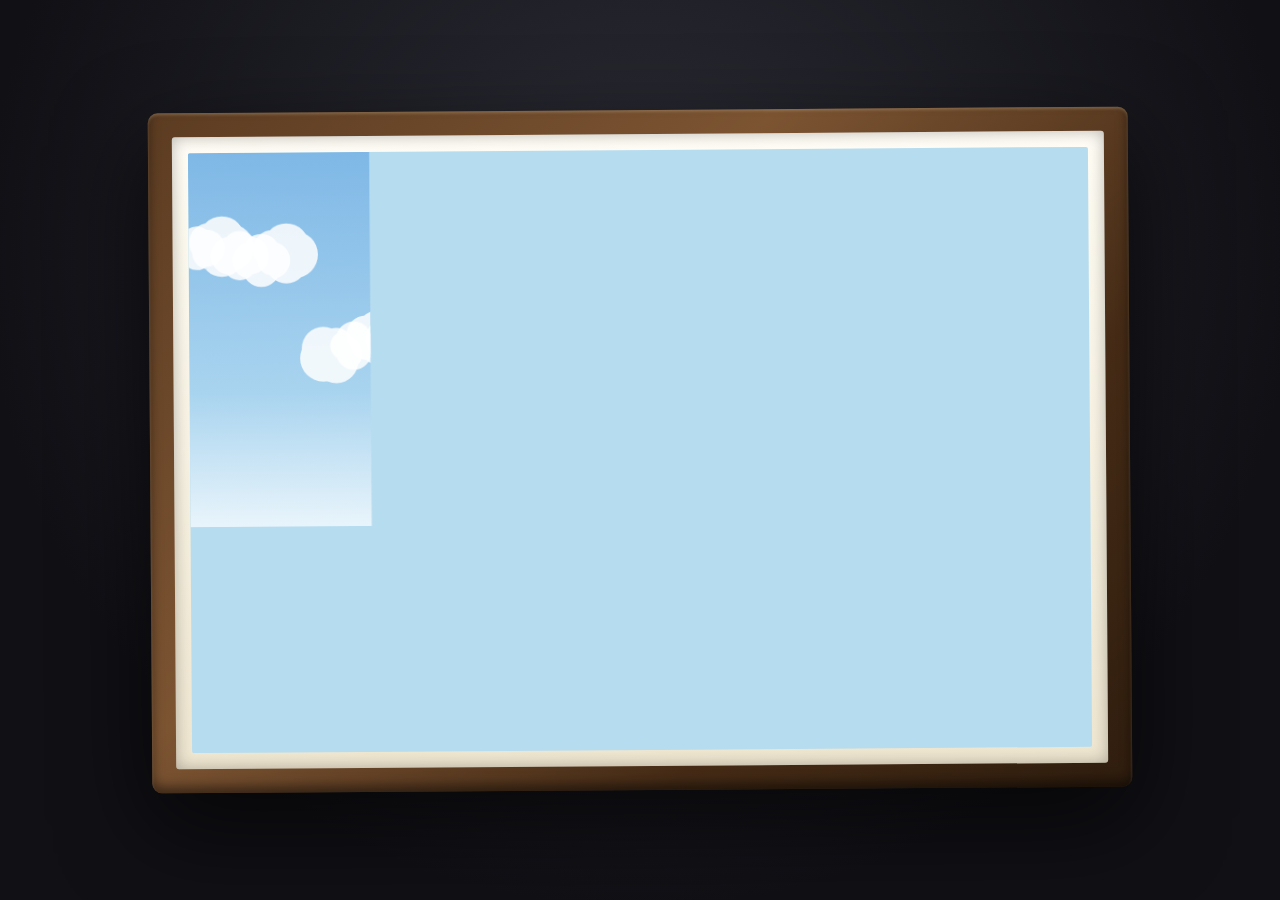
<file: models/qwen3.8_27b.html>
<!doctype html>
<html lang="en">
<head>
<meta charset="utf-8">
<meta name="viewport" content="width=device-width, initial-scale=1">
<title>Happily Ever After — A Bob Ross Scene</title>
  <style>
* { margin: 0; padding: 0; box-sizing: border-box; }
html, body { height: 100%; }
body {
  display: flex;
  align-items: center;
  justify-content: center;
  min-height: 100vh;
  background: radial-gradient(circle at 50% 28%, #2c2c36, #101015 72%);
  font-family: system-ui, -apple-system, Segoe UI, Roboto, sans-serif;
  overflow: hidden;
}

.frame {
  padding: 24px;
  border-radius: 10px;
  background:
    linear-gradient(135deg, #5c3c22 0%, #7c5432 38%, #452b16 72%, #2f1d0e 100%);
  box-shadow:
    0 32px 90px rgba(0, 0, 0, 0.62),
    inset 0 2px 3px rgba(255, 236, 196, 0.22),
    inset 0 -6px 12px rgba(0, 0, 0, 0.5);
  transform: rotate(-0.4deg);
}

.mat {
  padding: 16px;
  background: linear-gradient(#fffdf5, #efe6d0);
  box-shadow: inset 0 0 16px rgba(0, 0, 0, 0.28);
  border-radius: 3px;
}

canvas {
  display: block;
  width: min(86vw, 900px);
  height: auto;
  aspect-ratio: 960 / 640;
  border-radius: 2px;
  background: #b6dcef;
}
  </style>
</head>
<body>
  <div class="frame">
    <div class="mat">
      <canvas id="scene" width="960" height="640"></canvas>
    </div>
  </div>

<script>
/* Bob Ross color palette — shared constants. */
window.PALETTE = {
  sky: {
    top: "#7fb8e6",
    mid: "#a9d4ef",
    horizon: "#e8f4fb"
  },
  sun: {
    core: "#fff2b0",
    bloom: "#ffe27a",
    halo: "rgba(255, 230, 120, 0.35)"
  },
  mountain: {
    far: "#5f7f9c",
    farLit: "#8aa9c2",
    near: "#48607a",
    snow: "#f4fbff"
  },
  tree: {
    trunk: "#3a2a1c",
    dark: "#123524",
    mid: "#1f5c3a",
    light: "#3f8b5c"
  },
  meadow: {
    far: "#4f8a4a",
    mid: "#3f7a3d",
    near: "#2f5f2e",
    highlight: "#6aa65f"
  },
  water: {
    base: "#6fa8c9",
    bright: "#cfe6f2",
    sparkle: "rgba(255, 255, 255, 0.85)"
  },
  cloud: "rgba(255, 255, 255, 0.92)",
  shadow: "rgba(10, 30, 25, 0.4)"
};
</script>
<script>
/* Painter engine: sequential reveal + infinite animation loop.
 *
 * Convention (all layers MUST follow this):
 *  - Painter.registerLayer({ id, name, draw }) registers a layer.
 *    Layers are drawn in registration order (= script order in index.html),
 *    which is the paint order: background first, foreground last.
 *  - draw(ctx, t, reveal, W, H):
 *      ctx    : 2d context
 *      t      : seconds since scene start (use t, NOT accumulated state)
 *      reveal : 0..1 while this layer is being painted in, then stays 1
 *      W, H   : canvas CSS pixel size (960 x 640)
 *  - Animation MUST be a pure function of t (deterministic, no drift).
 *  - A layer must NOT clear the canvas. The engine clears once per frame.
 */
(function () {
  "use strict";

  var layers = [];
  var revealEntries = [];
  var running = false;
  var rafId = 0;
  var startTime = 0;
  var ctx = null;
  var W = 0;
  var H = 0;

  function registerLayer(def) {
    if (!def || typeof def.draw !== "function") {
      throw new Error("Painter: layer needs a draw() function (" + (def && def.id) + ")");
    }
    layers.push(def);
    if (ctx) def.ctx = ctx;
  }

  function start(canvas, opts) {
    opts = opts || {};
    var totalDelay = opts.totalDelay == null ? 0.8 : opts.totalDelay;
    var perLayer = opts.perLayer == null ? 0.7 : opts.perLayer;
    var revealDur = opts.revealDur == null ? 1.2 : opts.revealDur;

    W = canvas.width;
    H = canvas.height;
    ctx = canvas.getContext("2d");

    // De-duplicate ids
    var seen = {};
    for (var i = 0; i < layers.length; i++) {
      var id = layers[i].id || ("layer" + i);
      if (seen[id]) layers[i].id = id + "_" + i;
      else seen[layers[i].id] = true;
      layers[i].ctx = ctx;
    }

    revealEntries = layers.map(function (layer, i) {
      return {
        layer: layer,
        startAt: totalDelay + i * perLayer,
        dur: revealDur,
        revealed: false
      };
    });

    startTime = performance.now();
    running = true;
    rafId = requestAnimationFrame(frame);
    return window.Painter;
  }

  function easeInOut(x) {
    return x < 0.5 ? 2 * x * x : 1 - Math.pow(-2 * x + 2, 2) / 2;
  }

  function frame(now) {
    if (!running) return;
    var t = (now - startTime) / 1000;

    ctx.clearRect(0, 0, W, H);

    for (var i = 0; i < revealEntries.length; i++) {
      var e = revealEntries[i];
      if (t < e.startAt) continue;
      if (!e.revealed) e.revealed = true;
      var raw = Math.min(1, (t - e.startAt) / e.dur);
      e.layer.draw(ctx, t, easeInOut(raw), W, H);
    }
    rafId = requestAnimationFrame(frame);
  }

  function stop() {
    running = false;
    cancelAnimationFrame(rafId);
  }

  /* ---------- shared painterly brush helpers ---------- */

  var Brush = {
    // Fluffy "bob ross" blob built from overlapping circles. Deterministic per (x, y).
    puff: function (c, x, y, r, color, alpha) {
      if (alpha == null) alpha = 1;
      c.save();
      c.globalAlpha = alpha;
      c.fillStyle = color;
      c.beginPath();
      var n = Math.max(4, Math.round(r / 5));
      for (var i = 0; i < n; i++) {
        var a = (i / n) * Math.PI * 2;
        var rr = r * (0.65 + 0.35 * Math.abs(Math.sin(a * 3 + x * 0.13 + y * 0.07)));
        var px = x + Math.cos(a) * r * 0.5;
        var py = y + Math.sin(a) * r * 0.36;
        c.moveTo(px + rr, py);
        c.arc(px, py, rr, 0, Math.PI * 2);
      }
      c.fill();
      c.restore();
    },
    // Row of puffs, left to right (grass line, cloud bank, tree foliage).
    band: function (c, x0, x1, y, r, color, alpha) {
      var step = r * 1.15;
      for (var x = x0; x <= x1 + step; x += step) {
        this.puff(c, x, y, r, color, alpha);
      }
    },
    // Soft shadow patch.
    shadow: function (c, x, y, rx, ry, color) {
      c.save();
      c.globalAlpha = 0.35;
      c.fillStyle = color || "rgba(10,30,25,0.5)";
      c.translate(x, y);
      c.scale(rx, ry);
      c.beginPath();
      c.arc(0, 0, 1, 0, Math.PI * 2);
      c.fill();
      c.restore();
    }
  };

  function mulberry32(a) {
    return function () {
      a |= 0; a = (a + 0x6d2b79f5) | 0;
      var t = Math.imul(a ^ (a >>> 15), 1 | a);
      t = (t + Math.imul(t ^ (t >>> 7), 61 | t)) ^ t;
      return ((t ^ (t >>> 14)) >>> 0) / 4294967296;
    };
  }

  window.Painter = {
    registerLayer: registerLayer,
    start: start,
    stop: stop,
    layers: layers,
    get ctx() { return ctx; },
    get W() { return W; },
    get H() { return H; }
  };
  window.Brush = Brush;
  window.makeRand = mulberry32;
})();
</script>
<script>
/* Scene layout: shared geometry constants + small helpers.
 * Every layer files MUST import from LAYOUT for positions so future
 * layers (mountains, trees, water, foreground) line up consistently.
 *
 * Design space is 960 x 640 absolute pixels (canvas is set to that size
 * in index.html; CSS scales it down).
 */
(function () {
  "use strict";
  var W = 960, H = 640;
  var horizonY = Math.round(H * 0.62);       // line where sky meets land

  var LAYOUT = {
    W: W,
    H: H,
    horizonY: horizonY,
    sun: { x: W * 0.78, y: H * 0.22, core: 34, halo: 150 },
    // Stream: a meandering vertical-ish band flowing from the horizon
    // (behind the mountains) down to the bottom edge. Center x as fn of y.
    stream: {
      widthAt: function (y) { return 26 + (y - LAYOUT.horizonY) * 0.42; },
      centerAt: function (y) {
        return W * 0.38
          + Math.sin(((y - LAYOUT.horizonY) / H) * 5.2) * 60
          + Math.sin(((y - LAYOUT.horizonY) / H) * 2.1 + 1.7) * 30;
      }
    },
    // Tree belt band: y range where the pine forest sits
    treeBelt: { top: horizonY - 26, bottom: H - 70 },
    // Meadow band: between tree belt bottom and stream edge (rough)
    meadowTop: horizonY,
    meadowBottom: H
  };

  window.LAYOUT = LAYOUT;
})();
</script>
  <!-- Layers are painted in document order. Add NEW LAYER FILES HERE, in the order they should be painted (background -> foreground). Do NOT edit this list in any other way. Current order: -->
<script>
/* Layer 1: SKY (background).
 * Painted first. Reveal = left-to-right "painting the canvas in" (Bob Ross style).
 * Animations: drifting clouds + slowly pulsing sun halo. All pure functions of t.
 */
(function () {
  "use strict";

  var P = window.PALETTE;
  var L = window.LAYOUT;

  // Deterministic cloud data
  var rand = window.makeRand(1337);
  var CLOUDS = [];
  for (var i = 0; i < 7; i++) {
    CLOUDS.push({
      y: L.H * (0.10 + rand() * 0.34),
      r: 20 + rand() * 26,
      speed: 5 + rand() * 9,          // px / s
      x0: rand() * (L.W + 300) - 150, // start offset
      puffs: 4 + Math.floor(rand() * 4)
    });
  }

  window.Painter.registerLayer({
    id: "sky",
    name: "Sky, Sun, Clouds",
    revealPct: function () { return 1; },
    draw: function (c, t, reveal, W, H) {
      // Clip to the revealed band (reveal 0..1)
      c.save();
      c.beginPath();
      c.rect(0, 0, W * reveal, H);
      c.clip();

      // Sky gradient
      var g = c.createLinearGradient(0, 0, 0, L.horizonY);
      g.addColorStop(0, P.sky.top);
      g.addColorStop(0.65, P.sky.mid);
      g.addColorStop(1, P.sky.horizon);
      c.fillStyle = g;
      c.fillRect(0, 0, W, L.horizonY + 2);

      // Sun with glowing bloom
      var pulse = 1 + 0.03 * Math.sin(t * 0.8);
      var sg = c.createRadialGradient(L.sun.x, L.sun.y, 0, L.sun.x, L.sun.y, L.sun.halo * pulse);
      sg.addColorStop(0, P.sun.core);
      sg.addColorStop(0.35, P.sun.bloom);
      sg.addColorStop(1, "rgba(255,230,120,0)");
      c.fillStyle = sg;
      c.beginPath();
      c.arc(L.sun.x, L.sun.y, L.sun.halo * pulse, 0, Math.PI * 2);
      c.fill();

      // Clouds drifting left->right
      for (var i = 0; i < CLOUDS.length; i++) {
        var cl = CLOUDS[i];
        var span = W + 320;
        var x = ((cl.x0 + t * cl.speed) % span + span) % span - 160;
        for (var p = 0; p < cl.puffs; p++) {
          var ox = (p - cl.puffs / 2) * cl.r * 0.9;
          var oy = Math.sin(p * 1.3 + i) * cl.r * 0.3;
          window.Brush.puff(c, x + ox, cl.y + oy, cl.r * (0.7 + 0.3 * Math.abs(Math.sin(p * 2 + i * 0.7))), P.cloud, 0.92);
        }
      }

      c.restore();
    }
  });
})();
</script>
<script>
/* Layer 2: BIRDS.
 * Small flocks of birds crossing the sky. Pure function of t (no state).
 * Painted after sky, before land layers (so land covers overlaps if any).
 */
(function () {
  "use strict";

  var L = window.LAYOUT;
  var rand = window.makeRand(4242);
  var FLOCK = [];
  for (var i = 0; i < 4; i++) {
    FLOCK.push({
      y: L.H * (0.12 + rand() * 0.24),
      speed: 45 + rand() * 30,
      x0: rand() * (L.W + 400),
      size: 9 + rand() * 7,
      phase: rand() * Math.PI * 2,
      flapHz: 5 + rand() * 3,
      dir: rand() > 0.5 ? 1 : -1
    });
  }

  function bird(c, x, y, s, flap) {
    var w = s * (0.55 + 0.45 * flap); // wing sweep
    c.strokeStyle = "rgba(35,38,45,0.78)";
    c.lineWidth = Math.max(1.2, s * 0.16);
    c.lineCap = "round";
    c.beginPath();
    c.moveTo(x - s, y + w * 0.5);
    c.quadraticCurveTo(x - s * 0.4, y - w, x, y);
    c.quadraticCurveTo(x + s * 0.4, y - w, x + s, y + w * 0.5);
    c.stroke();
  }

  window.Painter.registerLayer({
    id: "birds",
    name: "Birds in flight",
    draw: function (c, t, reveal, W, H) {
      var span = W + 400;
      for (var i = 0; i < FLOCK.length; i++) {
        var b = FLOCK[i];
        var raw = ((b.x0 + t * b.speed * b.dir) % span + span) % span - 200;
        var x = b.dir > 0 ? raw : W - raw;
        var flap = Math.sin(t * b.flapHz * Math.PI + b.phase);
        bird(c, x, b.y + Math.sin(t * 0.9 + b.phase) * 6, b.size, flap);
        bird(c, x + 40, b.y + 12, b.size * 0.8, flap * 0.9);
      }
    }
  });
})();
</script>
<script>
/* Layer 4: MOUNTAINS (Bob Ross "happy little mountains").
 * Far ridge + near ridge with snow caps, baselines sitting on the horizon.
 * Reveal = left-to-right wipe. Only animation: breathing snow highlights.
 * All positions deterministic (seeded rand at module top-level).
 */
(function () {
  "use strict";

  var P = window.PALETTE;
  var L = window.LAYOUT;
  var rand = window.makeRand(2718);

  function makePeaks(count, hMin, hMax, wMin, wMax) {
    var peaks = [];
    for (var i = 0; i < count; i++) {
      peaks.push({
        cx: ((i + 0.5) / count) * L.W + (rand() - 0.5) * (L.W / count) * 0.7,
        halfW: wMin + rand() * (wMax - wMin),
        h: hMin + rand() * (hMax - hMin),
        jag: 0.8 + rand() * 0.6 // snow lip irregularity
      });
    }
    return peaks;
  }

  var FAR_PEAKS = makePeaks(7, 70, 140, 80, 130);
  var NEAR_PEAKS = makePeaks(5, 45, 105, 100, 170);

  function heightAt(peaks, x) {
    var h = 0;
    for (var i = 0; i < peaks.length; i++) {
      var p = peaks[i];
      var d = Math.abs(x - p.cx);
      if (d < p.halfW) {
        var v = p.h * (1 - d / p.halfW);
        if (v > h) h = v;
      }
    }
    return h;
  }

  function ridgePath(c, peaks, W, base) {
    c.beginPath();
    c.moveTo(-2, base + 2);
    for (var x = -2; x <= W + 2; x += 6) c.lineTo(x, base - heightAt(peaks, x));
    c.lineTo(W + 2, base + 2);
    c.closePath();
  }

  function paintRidge(c, peaks, W, base, body, rim) {
    ridgePath(c, peaks, W, base);
    c.fillStyle = body;
    c.fill();

    // Soft rim along the crest
    c.save();
    c.beginPath();
    for (var x = 0; x <= W; x += 8) {
      var y = base - heightAt(peaks, x);
      if (x === 0) c.moveTo(x, y); else c.lineTo(x, y);
    }
    c.lineCap = "round";
    c.lineWidth = 9;
    c.strokeStyle = rim;
    c.globalAlpha = rim === P.mountain.farLit ? 0.5 : 0.3;
    c.stroke();
    c.restore();

    // Paintery puff softness on the slopes (kept above horizonY+2)
    for (var px = -20; px <= W + 40; px += 64) {
      var ph = heightAt(peaks, px);
      if (ph < 52) continue;
      window.Brush.puff(c, px, base - ph + 16, 24, body, 0.85);
    }
  }

  function snowCaps(c, t, peaks, base, frac, spread) {
    var alpha = 0.85 + 0.10 * Math.sin(t * 0.6); // slow breathing highlight
    for (var i = 0; i < peaks.length; i++) {
      var p = peaks[i];
      var apexY = base - p.h;
      var cutY = base - p.h * frac;
      var hw = p.halfW * (1 - frac) * spread;
      var j = p.jag * 3;

      // Jagged snow cap triangle at the summit
      c.save();
      c.globalAlpha = alpha;
      c.fillStyle = P.mountain.snow;
      c.beginPath();
      c.moveTo(p.cx, apexY);
      c.lineTo(p.cx - hw, cutY + j);
      c.lineTo(p.cx - hw * 0.55, cutY - 1.2 * j);
      c.lineTo(p.cx - hw * 0.1, cutY + j);
      c.lineTo(p.cx + hw * 0.4, cutY - 0.8 * j);
      c.lineTo(p.cx + hw, cutY + 1.4 * j);
      c.closePath();
      c.fill();
      c.restore();

      // Soft snow puff on the top
      window.Brush.puff(c, p.cx, apexY + 8, hw * 0.55 + 6, P.mountain.snow, alpha * 0.7);
    }
  }

  window.Painter.registerLayer({
    id: "mountains",
    name: "Happy little mountains",
    draw: function (c, t, reveal, W, H) {
      var base = L.horizonY;

      // Reveal: left-to-right wipe (same pattern as sky.js)
      c.save();
      c.beginPath();
      c.rect(0, 0, W * reveal, H);
      c.clip();

      // Far ridge (lit side), then near ridge in front
      paintRidge(c, FAR_PEAKS, W, base, P.mountain.far, P.mountain.farLit);
      snowCaps(c, t, FAR_PEAKS, base, 0.30, 1.0);

      paintRidge(c, NEAR_PEAKS, W, base, P.mountain.near, P.shadow);
      snowCaps(c, t, NEAR_PEAKS, base, 0.38, 1.15); // slightly wider caps

      c.restore();
    }
  });
})();
</script>
<script>
/* Layer 5: MEADOW (Bob Ross "happy little meadow").
 * Painted grass bank from the horizon down to the bottom edge; covers the
 * mountain base seam. Reveal = left-to-right wipe. Only animation:
 * gentle breeze (band rows bob ~2px) + breathing highlight rim.
 * All positions deterministic (seeded rand at module top-level).
 */
(function () {
  "use strict";

  var P = window.PALETTE;
  var L = window.LAYOUT;
  var rand = window.makeRand(5551);

  // Staggered grass-puff rows: far (small) down to near (big).
  var ROWS = [];
  var ROW_COUNT = 4;
  for (var i = 0; i < ROW_COUNT; i++) {
    var f = i / (ROW_COUNT - 1); // 0 = far row, 1 = near row
    ROWS.push({
      y: L.horizonY + 6 + f * (L.H - L.horizonY - 40) * (0.30 + 0.70 * f),
      r: 7 + f * 14,
      mix: f * 0.85,       // 0 = far color, 1 = mid color
      phase: rand() * Math.PI * 2
    });
  }
  var HILLOCKS = [];
  for (var h = 0; h < 5; h++) {
    HILLOCKS.push({
      x: rand() * L.W,
      yFrac: 0.25 + rand() * 0.65,
      rx: 40 + rand() * 70,
      ry: 14 + rand() * 20,
      mix: 0.3 + rand() * 0.5
    });
  }

  function blend(a, b, f) {
    // hex mix between two #rrggbb colors
    function ch(s, i) { return parseInt(s.substr(i, 2), 16); }
    var out = "#";
    for (var i = 1; i < 7; i += 2) {
      var v = Math.round(ch(a, i) + (ch(b, i) - ch(a, i)) * f);
      out += ("0" + v.toString(16)).slice(-2);
    }
    return out;
  }

  window.Painter.registerLayer({
    id: "meadow",
    name: "Happy little meadow",
    draw: function (c, t, reveal, W, H) {
      // Reveal: left-to-right wipe (same pattern as sky.js / mountains.js)
      c.save();
      c.beginPath();
      c.rect(0, 0, W * reveal, H);
      c.clip();

      var top = L.horizonY;

      // Ground: vertical gradient far -> mid -> near
      var g = c.createLinearGradient(0, top, 0, H);
      g.addColorStop(0, P.meadow.far);
      g.addColorStop(0.45, P.meadow.mid);
      g.addColorStop(1, P.meadow.near);
      c.fillStyle = g;
      c.fillRect(0, top, W, H - top);

      // Gentle shadow-pool hillocks to break up the flat bank
      for (var h = 0; h < HILLOCKS.length; h++) {
        var hil = HILLOCKS[h];
        var hy = top + hil.yFrac * (H - top);
        window.Brush.shadow(c, hil.x, hy, hil.rx, hil.ry, blend(P.meadow.mid, P.meadow.near, hil.mix));
      }

      // Highlight rim just below the horizon (grass catching the light).
      // Breathing alpha like the mountain snow.
      var rimAlpha = 0.85 + 0.10 * Math.sin(t * 0.5);
      c.save();
      c.globalAlpha = rimAlpha;
      window.Brush.band(c, 0, W, top + 6, 6, P.meadow.highlight);
      c.restore();

      // Staggered rows of grass puffs, small (far) to big (near),
      // with a gentle breeze bob (pure function of t).
      for (var i = 0; i < ROWS.length; i++) {
        var row = ROWS[i];
        var bob = Math.sin(t * 0.7 + row.phase) * 2;
        window.Brush.band(c, -20, W + 20, row.y + bob, row.r,
          blend(P.meadow.far, P.meadow.mid, row.mix), 0.9);
      }

      c.restore();
    }
  });
})();
</script>
<script>
/* Layer 6: PINES (Bob Ross "happy little pine trees").
 * A belt of pines standing on the meadow between the horizon and the lower
 * ground: 8 trunks at staggered depths (far = small/high, near = big/low),
 * each trunk a narrow rounded stroke, foliage = 3 stacked triangle tiers
 * (dark -> mid -> light) with puffy painterly tips.
 * Reveal = left-to-right wipe. Only animation: rustling — foliage sways a
 * tiny angle sin(t*0.9+phase)*0.03 rad about its own base; trunk stays put.
 * All positions deterministic (seeded rand at module top-level).
 */
(function () {
  "use strict";

  var P = window.PALETTE;
  var L = window.LAYOUT;
  var rand = window.makeRand(4242);

  var N = 8;
  var TREES = [];
  for (var i = 0; i < N; i++) {
    var f = i / (N - 1); // 0 = far (high on the band, small), 1 = near (low, big)
    var x = ((i + 0.5) / N) * L.W + (rand() - 0.5) * (L.W / N) * 0.6;
    x = Math.max(60, Math.min(L.W - 60, x));
    // Quadratic spread: far trees cluster near the horizon (perspective).
    var y = L.horizonY + 24 + f * f * (L.treeBelt.bottom - L.horizonY - 24);
    var h = 45 + f * 115;
    // Keep every top at or below treeBelt.top (allowed to poke above the
    // belt, never above the horizon line itself).
    var maxH = y - L.treeBelt.top;
    if (h > maxH) h = maxH;
    TREES.push({
      x: x,
      y: y,
      h: h,
      w: h * (0.36 + rand() * 0.10), // crown half-width
      phase: rand() * Math.PI * 2
    });
  }

  // One foliage tier: filled triangle with puffy blobs at apex + corners.
  function tier(c, x, baseY, halfW, hgt, color) {
    var topY = baseY - hgt;
    c.beginPath();
    c.moveTo(x, topY);
    c.lineTo(x - halfW, baseY);
    c.lineTo(x + halfW, baseY);
    c.closePath();
    c.fillStyle = color;
    c.fill();
    var r = hgt * 0.22 + 3;
    window.Brush.puff(c, x, topY + r * 0.6, r, color, 0.9);
    window.Brush.puff(c, x - halfW * 0.82, baseY - hgt * 0.12, r * 0.9, color, 0.7);
    window.Brush.puff(c, x + halfW * 0.82, baseY - hgt * 0.10, r * 0.9, color, 0.7);
  }

  function drawTree(c, t, tr) {
    var trunkH = tr.h * 0.28;
    var trunkW = Math.max(3, tr.h * 0.045);

    // Soft ground shadow patch
    window.Brush.shadow(c, tr.x, tr.y + 3, tr.w * 0.7, 5, P.shadow);

    // Trunk: narrow rounded stroke, stays put while foliage ripples.
    c.save();
    c.lineCap = "round";
    c.strokeStyle = P.tree.trunk;
    c.lineWidth = trunkW;
    c.beginPath();
    c.moveTo(tr.x, tr.y);
    c.lineTo(tr.x, tr.y - trunkH);
    c.stroke();
    c.restore();

    // Foliage: sways about its own base, 3 tiers dark (back/bottom) to light (tip)
    var a = Math.sin(t * 0.9 + tr.phase) * 0.03;
    c.save();
    c.translate(tr.x, tr.y);
    c.rotate(a);
    c.translate(-tr.x, -tr.y);
    var fb = tr.y - trunkH * 0.5; // foliage base (half the trunk still shows)
    var fh = tr.h - trunkH * 0.5;
    tier(c, tr.x, fb, tr.w, fh * 0.40, P.tree.dark);
    tier(c, tr.x, fb - fh * 0.30, tr.w * 0.75, fh * 0.40, P.tree.mid);
    tier(c, tr.x, fb - fh * 0.58, tr.w * 0.50, fh * 0.42, P.tree.light);
    c.restore();
  }

  window.Painter.registerLayer({
    id: "trees",
    name: "Happy little pine trees",
    draw: function (c, t, reveal, W, H) {
      // Reveal: left-to-right wipe (same pattern as sky.js / mountains.js / meadow.js)
      c.save();
      c.beginPath();
      c.rect(0, 0, W * reveal, H);
      c.clip();

      // Gentle grow-in alpha on top of the wipe
      c.save();
      c.globalAlpha = Math.min(1, reveal * 1.6);

      // Paint order: far (small, high) first, near (big, low) last.
      for (var i = 0; i < TREES.length; i++) {
        drawTree(c, t, TREES[i]);
      }

      c.restore();
      c.restore();
    }
  });
})();
</script>
<script>
/* Layer 7: STREAM (Bob Ross "little brook").
 * A meandering ribbon of water following LAYOUT.stream.centerAt/widthAt,
 * sampled stepwise from the horizon down to the bottom edge.
 * Reveal = left-to-right wipe. Animation = quiet flow: bright centerline
 * puffs shimmer (alpha 0.6 + 0.25*sin(t*1.3+phase)) and a handful of
 * sparkle dots drift down the stream (y wraps horizon -> bottom).
 * All positions/phases deterministic (seeded rand at module top-level).
 */
(function () {
  "use strict";

  var P = window.PALETTE;
  var L = window.LAYOUT;
  var rand = window.makeRand(9091);

  // Ribbon slices: one horizontal band per step of y (pure fn of LAYOUT).
  var STEP = 16;
  var SLICES = [];
  for (var y = L.horizonY; y <= L.H; y += STEP) {
    if (y > L.H) y = L.H;
    SLICES.push({
      y: y,
      x: L.stream.centerAt(y),
      hw: L.stream.widthAt(y),
      phase: rand() * Math.PI * 2
    });
  }

  // Sparkle dots: deterministic parametric positions, scrolling down the stream.
  var NS = 5;
  var SPARKLES = [];
  for (var i = 0; i < NS; i++) {
    SPARKLES.push({
      u: rand(),             // progress offset along the stream, 0..1
      f: rand() - 0.5,       // lateral offset in half-width units
      r: 4 + rand() * 5,     // puff radius
      speed: 0.030 + rand() * 0.025,
      phase: rand() * Math.PI * 2
    });
  }

  window.Painter.registerLayer({
    id: "stream",
    name: "A little brook",
    draw: function (c, t, reveal, W, H) {
      // Reveal: left-to-right wipe (same pattern as every other layer).
      c.save();
      c.beginPath();
      c.rect(0, 0, W * reveal, H);
      c.clip();

      // Gentle dab-in alpha on top of the wipe.
      c.save();
      c.globalAlpha = Math.min(1, reveal * 1.6);

      // Water ribbon: a rounded band per slice (round line caps, painterly).
      c.save();
      c.lineCap = "round";
      c.lineJoin = "round";
      c.strokeStyle = P.water.base;
      for (var i = 0; i < SLICES.length; i++) {
        var s = SLICES[i];
        c.lineWidth = s.hw * 2;
        c.beginPath();
        c.moveTo(s.x - s.hw + 2, s.y);
        c.lineTo(s.x + s.hw - 2, s.y);
        c.stroke();
      }
      c.restore();

      // Bright centerline puffs with a slight alpha shimmer.
      for (var j = 0; j < SLICES.length; j++) {
        var sl = SLICES[j];
        var a = 0.6 + 0.25 * Math.sin(t * 1.3 + sl.phase);
        window.Brush.puff(c, sl.x, sl.y, Math.max(5, sl.hw * 0.40), P.water.bright, a);
      }

      // Quiet sparkles drifting down the stream (wrap horizon -> bottom).
      for (var k = 0; k < SPARKLES.length; k++) {
        var sp = SPARKLES[k];
        var prog = (sp.u + t * sp.speed) % 1;
        var sy = L.horizonY + prog * (H - L.horizonY);
        var sx = L.stream.centerAt(sy) + sp.f * L.stream.widthAt(sy);
        var sa = 0.55 + 0.30 * Math.sin(t * 2.1 + sp.phase);
        window.Brush.puff(c, sx, sy, sp.r, P.water.sparkle, sa);
      }

      c.restore();
      c.restore();
    }
  });
})();
</script>
<script>
/* Layer 8: FOREGROUND (Bob Ross "giant tree in the foreground").
 * The bottom band (roughly y = H-170 .. H, in front of everything): one big
 * hero tree with a swaying crown (fanned branches + clustered puffs,
 * dark -> mid -> light), a few gray rocks with soft shadows, bright
 * wildflower dots, and a sparse slow drift of falling leaves / petals.
 * Reveal = left-to-right wipe. Animation = pure fn of t (crown sway,
 * wildflower sway, leaf/petal drift). All positions/phases deterministic
 * (seeded rand at module top-level, seed 7171).
 */
(function () {
  "use strict";

  var P = window.PALETTE;
  var L = window.LAYOUT;
  var rand = window.makeRand(7171);

  /* ---------- big hero tree ---------- */
  var bx = Math.round(L.W * 0.74);
  var baseY = L.H + 10;                  // trunk base, rooted just off the bottom edge
  var trunkTop = L.H - 170;
  var T0 = { x: bx, y: baseY };
  var T1 = { x: bx - 12, y: L.H - 75 };
  var T2 = { x: bx + 8, y: trunkTop };
  var treePhase = rand() * Math.PI * 2;

  function trunkAt(s) {
    var u = 1 - s;
    return {
      x: u * u * T0.x + 2 * u * s * T1.x + s * s * T2.x,
      y: u * u * T0.y + 2 * u * s * T1.y + s * s * T2.y
    };
  }

  // 5 main branches fanning out/up along the upper trunk.
  var NBR = 5;
  var BRANCHES = [];
  for (var b = 0; b < NBR; b++) {
    var f = (b + 0.5) / NBR;
    var from = trunkAt(0.42 + f * 0.5);
    var side = (b % 2 === 0) ? -1 : 1;
    var reach = 54 + rand() * 42;
    var to = {
      x: from.x + side * reach + (rand() - 0.5) * 16,
      y: L.H - 148 - rand() * 26
    };
    var ctrl = {
      x: (from.x + to.x) / 2 + side * (8 + rand() * 14),
      y: (from.y + to.y) / 2 + 4
    };
    BRANCHES.push({ from: from, to: to, ctrl: ctrl });
  }

  // Foliage: one clustered puff per branch tip + one crown-center puff.
  var PUFFS = [];
  for (var pb = 0; pb < BRANCHES.length; pb++) {
    PUFFS.push({
      x: BRANCHES[pb].to.x + (rand() - 0.5) * 12,
      y: BRANCHES[pb].to.y + 2 + rand() * 6,
      r: 25 + rand() * 11
    });
  }
  PUFFS.push({ x: bx + 4, y: trunkTop - 2, r: 28 + rand() * 8 });
  // Highest puffs catch the light: dark (low/back) -> mid -> light (top).
  PUFFS.sort(function (a, b) { return a.y - b.y; });
  var PC = [P.tree.light, P.tree.light, P.tree.mid, P.tree.mid, P.tree.dark, P.tree.dark];
  for (var pc = 0; pc < PUFFS.length; pc++) PUFFS[pc].c = PC[pc] || P.tree.mid;

  /* ---------- rocks ---------- */
  var RO = [
    { x: 130 + rand() * 50, y: L.H - 36 - rand() * 12, r: 12 + rand() * 5, c: "#8a8f98" },
    { x: 245 + rand() * 45, y: L.H - 48 - rand() * 10, r: 14 + rand() * 5, c: "#6d7280" }, // leaning toward the stream edge
    { x: 330 + rand() * 45, y: L.H - 30 - rand() * 10, r: 10 + rand() * 5, c: "#8a8f98" },
    { x: 585 + rand() * 55, y: L.H - 56 - rand() * 10, r: 13 + rand() * 5, c: "#6d7280" }
  ];

  /* ---------- wildflowers ---------- */
  var FLOWER = [
    { petal: "#ff5f6d", core: "#8f2b39" },
    { petal: "#ffd23f", core: "#a37718" },
    { petal: "#f8f9fa", core: "#98a0ae" },
    { petal: "#b967ff", core: "#5f2f8f" }
  ];
  var NF = 11;
  var FLOWERS = [];
  for (var fl = 0; fl < NF; fl++) {
    var fc = FLOWER[fl % 4];
    FLOWERS.push({
      x: (fl + 0.5) / NF * L.W + (rand() - 0.5) * (L.W / NF) * 0.8,
      y: L.H - 26 - rand() * 135,
      r: 3 + rand() * 3,
      petal: fc.petal,
      core: fc.core,
      phase: rand() * Math.PI * 2
    });
  }

  /* ---------- drifting leaves / petals (sparse, slow) ---------- */
  var NL = 11;
  var LEAVES = [];
  var fallTop = L.H - 200;
  var fallBot = L.H + 14;
  var fallSpan = fallBot - fallTop;
  for (var lv = 0; lv < NL; lv++) {
    LEAVES.push({
      u: rand(),
      x: bx + (rand() - 0.5) * 300,
      r: 2.5 + rand() * 2,
      speed: 0.016 + rand() * 0.018,
      phase: rand() * Math.PI * 2,
      color: rand() > 0.5 ? P.tree.light : "#f2a9c6"
    });
  }

  window.Painter.registerLayer({
    id: "foreground",
    name: "Giant tree, rocks & wildflowers",
    draw: function (c, t, reveal, W, H) {
      // Reveal: left-to-right wipe (same pattern as every other layer).
      c.save();
      c.beginPath();
      c.rect(0, 0, W * reveal, H);
      c.clip();

      // Gentle dab-in alpha on top of the wipe.
      c.save();
      c.globalAlpha = Math.min(1, reveal * 1.6);

      // ---- big tree ----
      // Soft ground shadow under the hero tree.
      window.Brush.shadow(c, bx + 6, H - 4, 100, 9, P.shadow);

      // Trunk: thick rounded quadratic stroke, always planted.
      c.save();
      c.lineCap = "round";
      c.strokeStyle = P.tree.trunk;
      c.lineWidth = 17;
      c.beginPath();
      c.moveTo(T0.x, T0.y);
      c.quadraticCurveTo(T1.x, T1.y, T2.x, T2.y);
      c.stroke();
      c.restore();

      // Crown (branches + puffs) sways as one unit about the trunk base.
      var a = Math.sin(t * 0.6 + treePhase) * 0.02;
      c.save();
      c.translate(bx, H);
      c.rotate(a);
      c.translate(-bx, -H);

      c.save();
      c.lineCap = "round";
      c.lineJoin = "round";
      c.strokeStyle = P.tree.trunk;
      c.lineWidth = 7;
      for (var b = 0; b < BRANCHES.length; b++) {
        var br = BRANCHES[b];
        c.beginPath();
        c.moveTo(br.from.x, br.from.y);
        c.quadraticCurveTo(br.ctrl.x, br.ctrl.y, br.to.x, br.to.y);
        c.stroke();
      }
      c.restore();

      for (var p = 0; p < PUFFS.length; p++) {
        var pf = PUFFS[p];
        window.Brush.puff(c, pf.x, pf.y, pf.r, pf.c, 0.95);
      }

      c.restore();

      // ---- rocks (flattened puffs + soft shadow, a couple near the stream edge) ----
      for (var rk = 0; rk < RO.length; rk++) {
        var ro = RO[rk];
        window.Brush.shadow(c, ro.x, ro.y + ro.r * 0.32, ro.r * 1.25, ro.r * 0.34, P.shadow);
        window.Brush.puff(c, ro.x, ro.y, ro.r, ro.c, 1);
        window.Brush.puff(c, ro.x - ro.r * 0.18, ro.y - ro.r * 0.24, ro.r * 0.55, "#a7adb8", 0.8);
      }

      // ---- wildflowers (tiny sway, bright dot + darker center) ----
      for (var fl = 0; fl < FLOWERS.length; fl++) {
        var fw = FLOWERS[fl];
        var fx = fw.x + Math.sin(t * 0.8 + fw.phase) * 1.6;
        window.Brush.puff(c, fx, fw.y, fw.r, fw.petal, 0.95);
        c.save();
        c.globalAlpha = Math.min(1, reveal * 1.6) * 0.9;
        c.fillStyle = fw.core;
        c.beginPath();
        c.arc(fx, fw.y, Math.max(1, fw.r * 0.35), 0, Math.PI * 2);
        c.fill();
        c.restore();
      }

      // ---- drifting leaves / petals: fall (y increases with t), sway, wrap in-band ----
      for (var li = 0; li < LEAVES.length; li++) {
        var lv2 = LEAVES[li];
        var prog = (lv2.u + t * lv2.speed) % 1;
        var ly = fallTop + prog * fallSpan;
        var lx2 = lv2.x + Math.sin(t * 0.8 + lv2.phase) * 8;
        var la = 0.45 + 0.25 * Math.sin(t * 1.4 + lv2.phase);
        window.Brush.puff(c, lx2, ly, lv2.r, lv2.color, la);
      }

      c.restore();
      c.restore();
    }
  });
})();
</script>
<script>
/* Boot: starts the painter engine once the DOM is ready.
 * Do NOT put draw logic here — this is only the start call.
 * Layer registration happens inside each js/layers/*.js file, in script order.
 */
(function () {
  "use strict";
  function boot() {
    var canvas = document.getElementById("scene");
    if (!canvas) {
      console.error("Painter: no #scene canvas found in index.html");
      return;
    }
    window.Painter.start(canvas, {
      totalDelay: 0.6,   // beat of "starting to paint"
      perLayer: 0.85,    // gap between each layer start
      revealDur: 1.6     // seconds each layer takes to paint in
    });
  }
  if (document.readyState === "loading") {
    document.addEventListener("DOMContentLoaded", boot);
  } else {
    boot();
  }
})();
</script>
</body>
</html>
</file>
